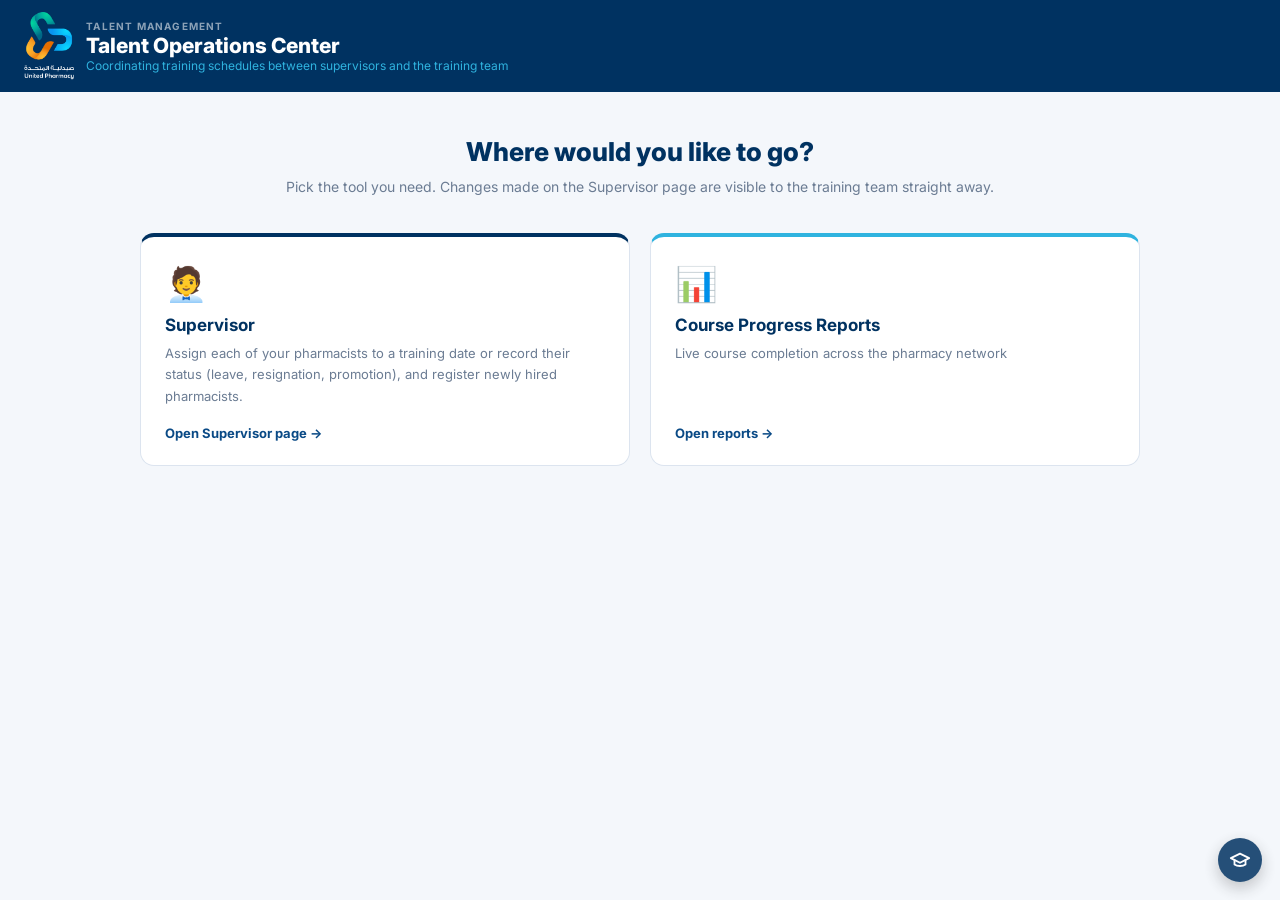
<file: index.html>
<!DOCTYPE html>
<html lang="en" dir="ltr">
<head>
<meta charset="UTF-8">
<meta name="viewport" content="width=device-width, initial-scale=1.0">
<title>Talent Operations Center</title>
<link rel="preconnect" href="https://fonts.googleapis.com">
<link href="https://fonts.googleapis.com/css2?family=Inter:wght@400;500;600;700;800&display=swap" rel="stylesheet">
<link rel="stylesheet" href="assets/css/app.css">
</head>
<body>

<div class="topbar">
  <div class="brand">
    <div id="logoBox"><img src="assets/img/logo.png" alt="Talent Operations Center logo"></div>
    <div>
      <span class="dept-label">Talent Management</span>
      <h1>Talent Operations Center</h1>
      <p>Coordinating training schedules between supervisors and the training team</p>
    </div>
  </div>
</div>

<main class="landing-main">
  <div class="landing-intro">
    <h2>Where would you like to go?</h2>
    <p>Pick the tool you need. Changes made on the Supervisor page are visible to the training team straight away.</p>
  </div>

  <div class="landing-grid">
    <a class="landing-card" href="supervisor.html">
      <div class="ic">🧑‍💼</div>
      <h3>Supervisor</h3>
      <p>Assign each of your pharmacists to a training date or record their status (leave, resignation, promotion), and register newly hired pharmacists.</p>
      <span class="cta">Open Supervisor page →</span>
    </a>

    <a class="landing-card c-reports" href="reports.html">
      <div class="ic">📊</div>
      <h3>Course Progress Reports</h3>
      <p>Live course completion across the pharmacy network</p>
      <span class="cta">Open reports →</span>
    </a>
  </div>
</main>

<a class="trainer-fab" href="trainer.html" title="Admins Dashboard sign-in" aria-label="Admins Dashboard sign-in">
  <svg width="22" height="22" viewBox="0 0 24 24" fill="none" stroke="currentColor" stroke-width="2" stroke-linecap="round" stroke-linejoin="round" aria-hidden="true"><path d="M22 10 12 5 2 10l10 5 10-5z"/><path d="M6 12v5c3 2 9 2 12 0v-5"/></svg>
</a>

<script src="assets/js/config.js"></script>
<script src="assets/js/api.js"></script>
<script>
  // show the company logo (uploaded by the trainer team) if there is one — the logo is public, everything else is not
  API.init('supervisor');
  getShared('company-logo', null).then(function (logo) {
    if (logo) document.getElementById('logoBox').innerHTML = '<img alt="" src="' + String(logo).replace(/"/g, '') + '">';
  });
</script>
<script>
  // card links live in assets/js/config.js so they are edited in one place
  document.querySelectorAll('[data-link]').forEach(function (a) {
    var url = (APP_CONFIG.LINKS || {})[a.getAttribute('data-link')];
    if (url) a.href = url; else a.removeAttribute('href');
  });
</script>
</body>
</html>
</file>
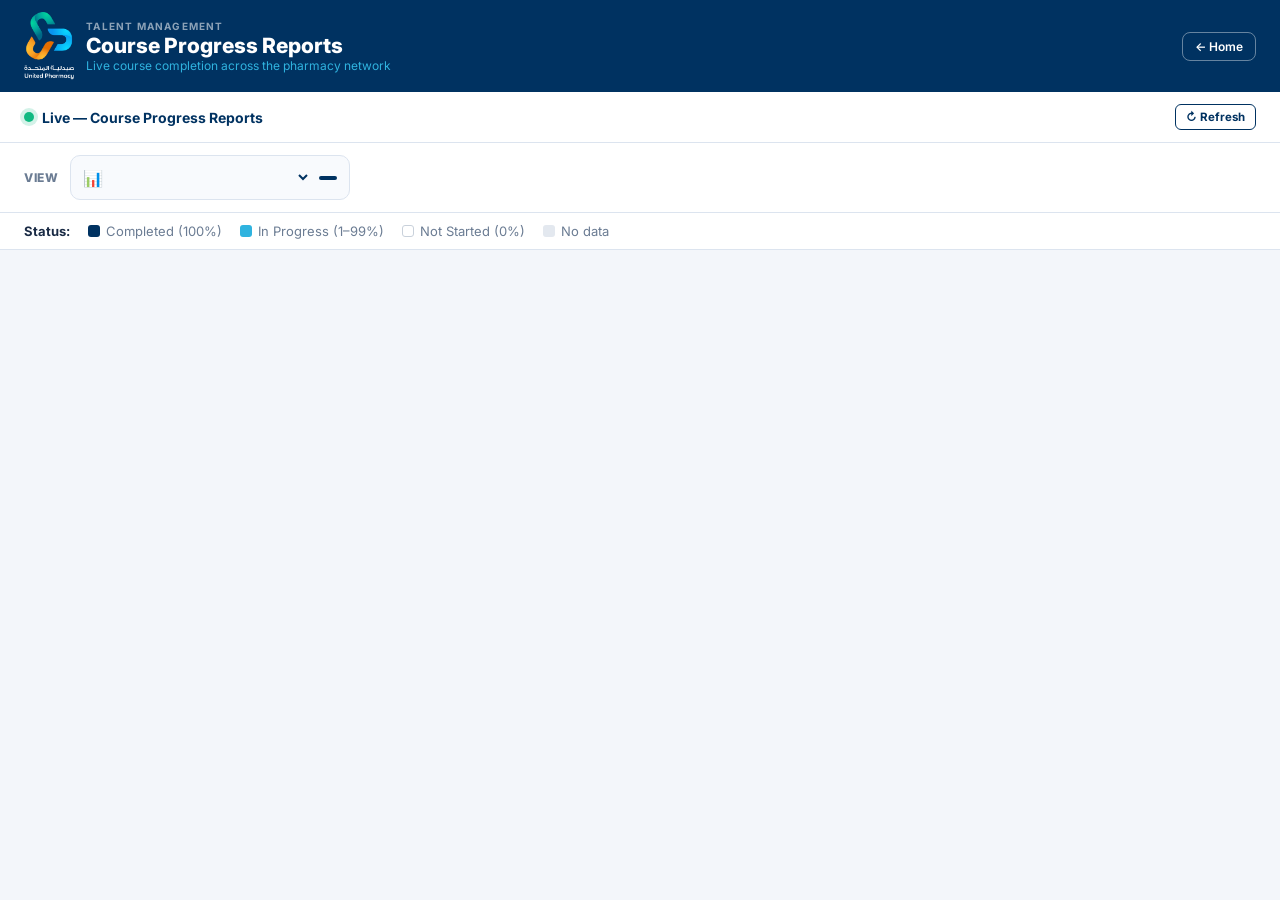
<file: reports.html>
<!DOCTYPE html>
<html lang="en" dir="ltr">
<head>
<meta charset="UTF-8">
<meta name="viewport" content="width=device-width, initial-scale=1.0">
<meta name="robots" content="noindex,nofollow">
<title>Course Progress Reports — Talent Operations Center</title>
<link rel="preconnect" href="https://fonts.googleapis.com">
<link href="https://fonts.googleapis.com/css2?family=Inter:wght@400;500;600;700;800&display=swap" rel="stylesheet">
<link rel="stylesheet" href="assets/css/app.css">
</head>
<body class="pub">
<div class="topbar">
  <div class="brand">
    <div id="logoBox"><img src="assets/img/logo.png" alt="Talent Operations Center logo"></div>
    <div>
      <span class="dept-label">Talent Management</span>
      <h1>Course Progress Reports</h1>
      <p>Live course completion across the pharmacy network</p>
    </div>
  </div>
  <div class="role-indicator no-print">
    <a class="home-link" href="index.html">← Home</a>
  </div>
</div>

<!-- live / offline status + refresh -->
<div class="pub-bar pub-status no-print">
  <span class="pub-live" id="pubLive"><i class="dot"></i><b id="pubStatusTitle">Live — Course Progress Reports</b></span>
  <span class="pub-status-meta" id="pubStatusMeta"></span>
  <button type="button" class="btn btn-outline btn-sm pub-refresh" onclick="pubRefresh()">↻ Refresh</button>
</div>

<!-- view picker (hidden on a shared link) -->
<div class="pub-bar pub-viewbar no-print" id="pubViewBar">
  <span class="pub-view-label">View</span>
  <div class="pub-view-select">
    <span class="ic" id="pubViewIcon">📊</span>
    <select id="pubSelect" onchange="pubOnSelect(this.value)" aria-label="Choose a course"></select>
    <span class="pub-count" id="pubViewCount"></span>
  </div>
</div>
<div id="pubLocked" class="pub-bar pub-locked hidden"></div>

<!-- search, filters and exports (one course) -->
<div class="pub-bar pub-toolbar no-print hidden" id="pubToolbar">
  <div class="pub-filters" id="pubFilterBar"></div>
  <div class="pub-actions">
    <button class="btn btn-outline btn-sm" onclick="pubCopyShare()">🔗 Share link</button>
    <button class="btn btn-outline btn-sm" onclick="pubExportExcel()">⬇ Excel</button>
    <button class="btn btn-sm pub-btn-pdf" onclick="pubExportPdf()">🖨 PDF</button>
    <button class="btn btn-navy btn-sm" onclick="pubExportImage()">📷 Image</button>
  </div>
</div>

<div class="pub-bar pub-legend-bar" id="pubLegend">
  <span class="pub-legend-title">Status:</span>
  <span><i class="lg fin"></i>Completed (100%)</span>
  <span><i class="lg prog"></i>In Progress (1–99%)</span>
  <span><i class="lg not"></i>Not Started (0%)</span>
  <span><i class="lg nod"></i>No data</span>
</div>

<main class="pub-main">
  <div id="pubError" class="rp-note warn hidden" role="alert"></div>

  <section id="pubOverview" class="pub-grid"></section>

  <section id="pubCourse" class="hidden">
    <div class="pub-summary card" id="pubSummary"></div>
    <div id="pubEmpty" class="card empty-msg hidden"></div>
    <div class="card pub-table-card" id="pubTableCard">
      <div class="small-note pub-print-title" id="pubPrintTitle"></div>
      <div class="table-wrap"><table>
        <thead><tr id="pubThead"></tr></thead>
        <tbody id="pubTbody"></tbody>
      </table></div>
      <div class="small-note" id="pubCount" style="margin-top:8px"></div>
    </div>
  </section>
</main>

<div id="modalRoot"></div>
<div id="toast"></div>
<script src="assets/vendor/jszip.min.js"></script>
<script src="assets/vendor/html2canvas.min.js"></script>
<script src="assets/vendor/jspdf.umd.min.js"></script>
<script src="assets/js/config.js"></script>
<script src="assets/js/api.js"></script>
<script src="assets/js/common.js"></script>
<script src="assets/js/reports.js"></script>
</body>
</html>
</file>
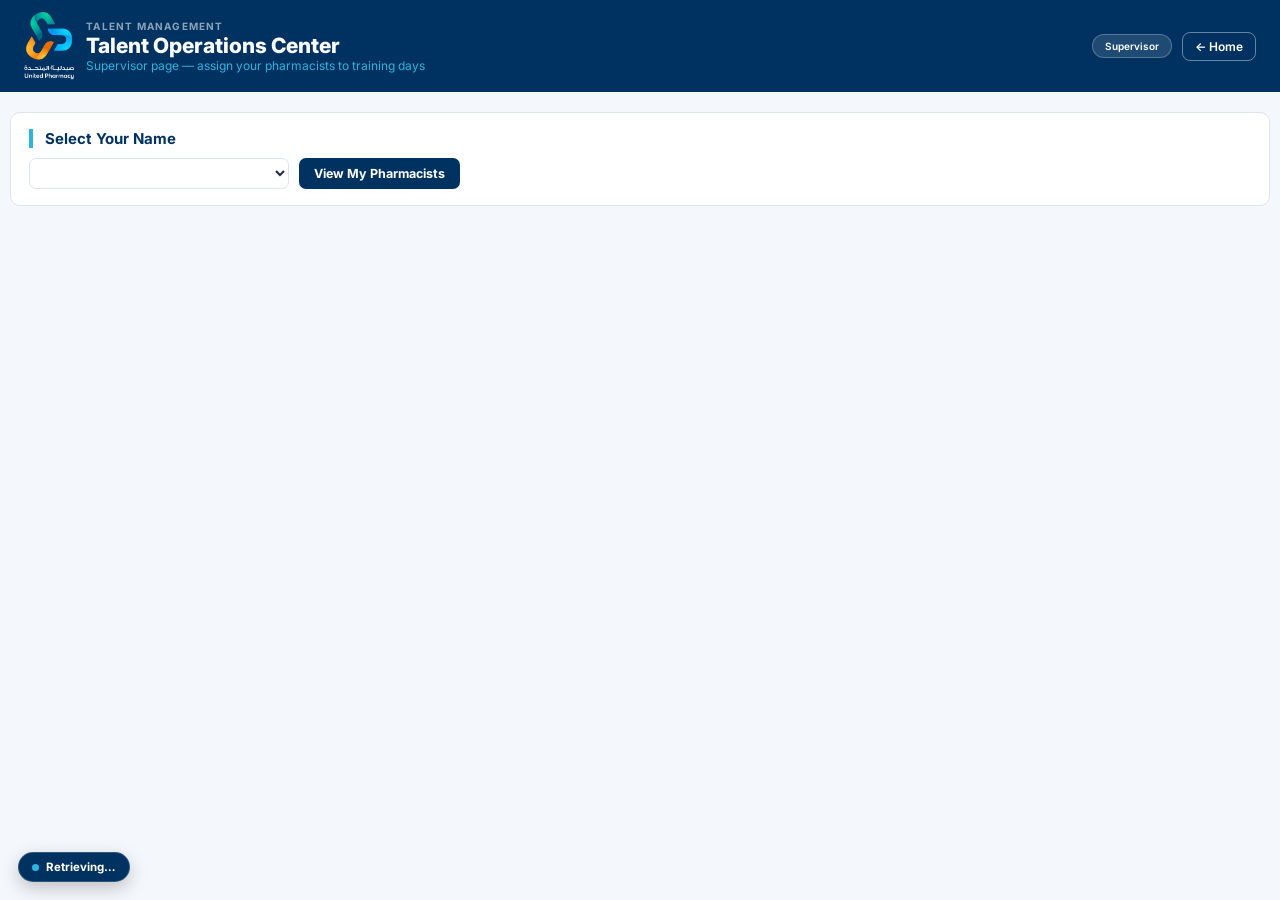
<file: supervisor.html>
<!DOCTYPE html>
<html lang="en" dir="ltr">
<head>
<meta charset="UTF-8">
<meta name="viewport" content="width=device-width, initial-scale=1.0">
<title>Supervisor — Talent Operations Center</title>
<link rel="preconnect" href="https://fonts.googleapis.com">
<link href="https://fonts.googleapis.com/css2?family=Inter:wght@400;500;600;700;800&display=swap" rel="stylesheet">
<link rel="stylesheet" href="assets/css/app.css">
</head>
<body>
<div class="topbar">
  <div class="brand">
    <div id="logoBox"><img src="assets/img/logo.png" alt="Talent Operations Center logo"></div>
    <div>
      <span class="dept-label">Talent Management</span>
      <h1>Talent Operations Center</h1>
      <p>Supervisor page — assign your pharmacists to training days</p>
    </div>
  </div>
  <div class="role-indicator">
    <span class="sync-status" id="syncStatus"><span class="dot"></span><span class="txt"></span></span>
    <span class="badge">Supervisor</span>
    <a class="home-link" href="index.html">← Home</a>
  </div>
</div>

<main>
  <section id="screen-supervisor">
    <div class="card" id="supPickCard">
      <div class="section-head" style="margin-top:0">
        <h2>Select Your Name</h2>
      </div>
      <div class="row">
        <select id="supervisorSelect" style="min-width:260px"></select>
        <button class="btn btn-navy" onclick="loadSupervisorView()">View My Pharmacists</button>
      </div>
    </div>

    <div id="supMain" class="hidden">
      <div class="section-head">
        <h2 id="supTitle">Pharmacists —</h2>
      </div>

      <div class="track-tabs-wrap">
        <button class="track-tab active" id="supTrackTab-offline" onclick="switchSupTrack('offline')">🏢 Offline Pharmacists</button>
        <button class="track-tab" id="supTrackTab-online" onclick="switchSupTrack('online')">🌐 Online Pharmacists</button>
      </div>

      <div id="supExportArea">
      <p class="small-note" style="margin-bottom:6px">Your training days (capped at <span id="capHintSup"></span> each unless customized, counted across all supervisors):</p>
      <div class="chip-row" id="supChipsDays"></div>
      <p class="small-note" style="margin:10px 0 6px">Pharmacist status:</p>
      <div class="chip-row" id="supChipsOverview"></div>
      <p class="small-note" style="margin:8px 0 6px">Other status counts for your own pharmacists:</p>
      <div class="chip-row" id="supChipsStatus"></div>

      <div class="filter-bar" id="supFilterBar" style="margin-top:14px;"></div>

      <div class="row" style="margin-bottom:8px;">
        <button class="btn btn-navy btn-sm" onclick="openAddPharmacistModal()">+ Add New Pharmacist</button>
        <button class="btn btn-outline btn-sm" onclick="openBulkAddModal()">⬆ Bulk Add New Pharmacists</button>
        <button class="btn btn-outline btn-sm" onclick="openSubmissionHistoryModal()">📋 Submission History <span id="submissionHistoryDot"></span></button>
      </div>
      <p class="small-note" style="margin:-4px 0 8px;">New pharmacists and Annual Leave requests are submitted for the trainer's approval before they take effect. When your choices are ready, press <b>Submit</b>: they are locked and the training team is notified — to change a locked pharmacist afterwards, tick them and use <b>Request Change</b>.</p>
      <div class="card" style="margin-top:0" id="supTableCard">
        <div class="section-head" style="margin-top:0">
          <h2>Pharmacist List <span id="supStatusTag"></span></h2>
          <div class="row">
            <button class="btn btn-ok btn-sm" onclick="submitSupervisorChoices()" title="Lock every date and status you have chosen and tell the training team">✔ Submit</button>
            <button class="btn btn-outline btn-sm" id="requestChangeBtn" onclick="openRequestChangeModal()" disabled title="Tick pharmacists in the table first">✉ Request Change</button>
            <button class="btn btn-outline btn-sm" id="requestEditBtn" onclick="openDataEditModal()" disabled title="Tick pharmacists in the table first">✎ Request Data Edit</button>
            <button class="btn btn-outline btn-sm" onclick="loadSupervisorView(true)">↻ Refresh</button>
            <button class="btn btn-navy btn-sm" onclick="exportSupervisorExcel()">⬇ Excel</button>
            <button class="btn btn-navy btn-sm" onclick="exportTableImage('supTableCard','my-pharmacists')">📷 Image</button>
            <button class="btn btn-navy btn-sm" onclick="exportTablePDF('supTableCard','my-pharmacists')">🖨 PDF</button>
          </div>
        </div>
        <div id="bulkBar-sup" class="bulk-bar"></div>
        <div class="table-wrap" id="supTableWrap"><table>
          <thead><tr>
            <th class="sel-cell no-sort"><input type="checkbox" id="bulkAll-sup" onclick="bulkToggleAll('sup', this.checked)" title="Select all shown"></th>
            <th onclick="toggleSort('sup','displayName')">Pharmacist Name <span class="sort-ind" id="sort-sup-displayName"></span></th>
            <th onclick="toggleSort('sup','pharmacyNo')">Pharmacy No. <span class="sort-ind" id="sort-sup-pharmacyNo"></span></th>
            <th onclick="toggleSort('sup','email')">Email <span class="sort-ind" id="sort-sup-email"></span></th>
            <th onclick="toggleSort('sup','date')">Date <span class="sort-ind" id="sort-sup-date"></span></th>
            <th onclick="toggleSort('sup','attendance')">Attendance Status <span class="sort-ind" id="sort-sup-attendance"></span></th>
            <th onclick="toggleSort('sup','workShift')">Work Shift <span class="sort-ind" id="sort-sup-workShift"></span></th>
            <th id="th-sup-core" onclick="toggleSort('sup','core')">Core % <span class="sort-ind" id="sort-sup-core"></span></th>
            <th id="th-sup-capsule" onclick="toggleSort('sup','capsule')">Capsule % <span class="sort-ind" id="sort-sup-capsule"></span></th>
            <th class="no-sort">Notes</th>
          </tr></thead>
          <tbody id="supTableBody"></tbody>
        </table></div>
      </div>
      </div>
    </div>
  </section>
</main>

<div id="modalRoot"></div>
<div id="toast"></div>
<script src="assets/vendor/xlsx.full.min.js"></script>
<script src="assets/vendor/jszip.min.js"></script>
<script src="assets/vendor/html2canvas.min.js"></script>
<script src="assets/vendor/jspdf.umd.min.js"></script>
<script src="assets/js/config.js"></script>
<script src="assets/js/api.js"></script>
<script src="assets/js/common.js"></script><script src="assets/js/supervisor.js"></script>
</body>
</html>
</file>
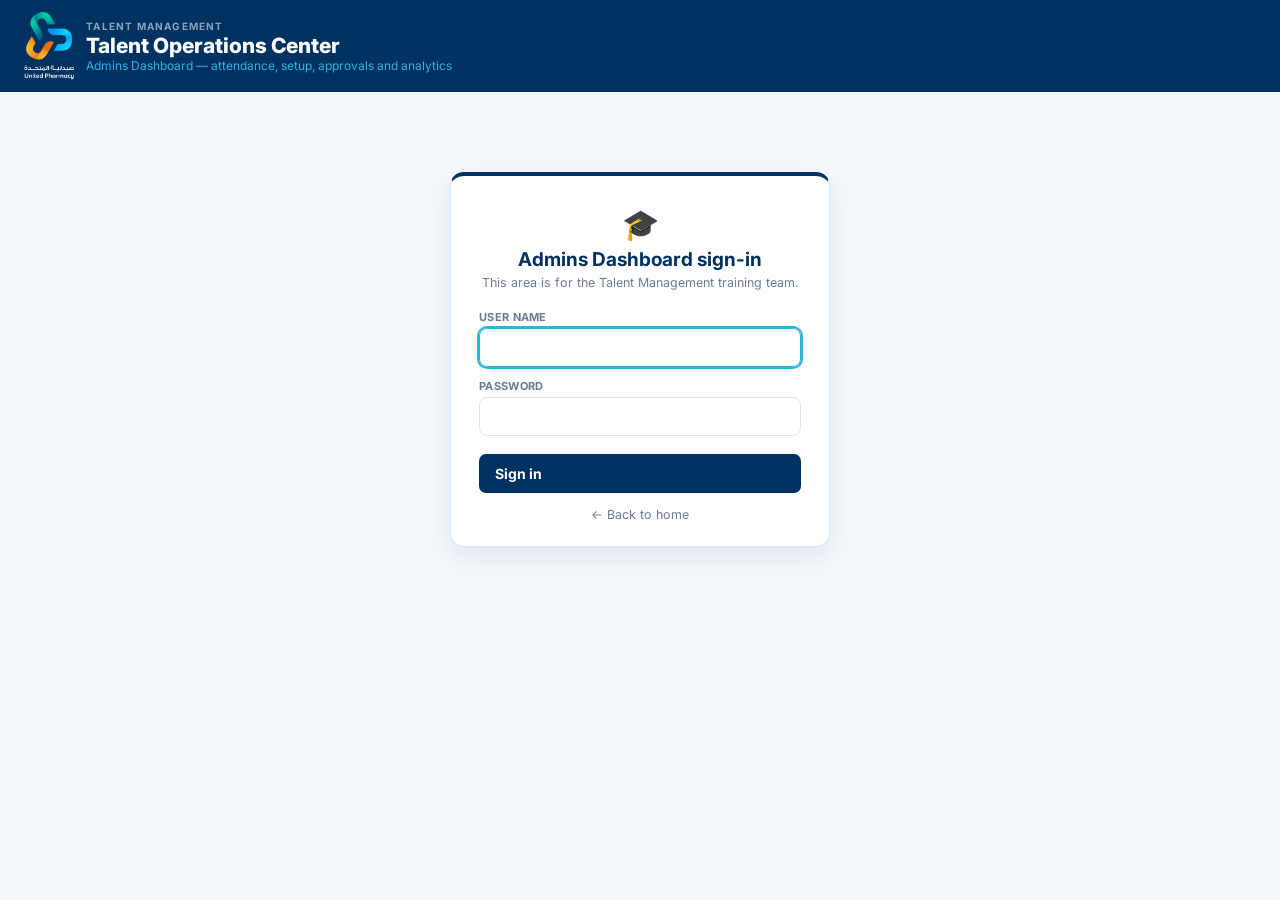
<file: trainer.html>
<!DOCTYPE html>
<html lang="en" dir="ltr">
<head>
<meta charset="UTF-8">
<meta name="viewport" content="width=device-width, initial-scale=1.0">
<title>Admins Dashboard — Talent Operations Center</title>
<link rel="preconnect" href="https://fonts.googleapis.com">
<link href="https://fonts.googleapis.com/css2?family=Inter:wght@400;500;600;700;800&display=swap" rel="stylesheet">
<link rel="stylesheet" href="assets/css/app.css">
</head>
<body>
<div class="topbar">
  <div class="brand">
    <div id="logoBox"><img src="assets/img/logo.png" alt="Talent Operations Center logo"></div>
    <div>
      <span class="dept-label">Talent Management</span>
      <h1>Talent Operations Center</h1>
      <p>Admins Dashboard — attendance, setup, approvals and analytics</p>
    </div>
  </div>
  <div class="role-indicator hidden" id="trainerBar">
    <span class="sync-status" id="syncStatus"><span class="dot"></span><span class="txt"></span></span>
    <span class="presence-pill hidden" id="presencePill" title="Supervisors with the supervisor page open right now (updated every minute)"><span class="dot"></span><b id="presenceCount">0</b> <span id="presenceWord">supervisors</span> online</span>
    <span class="badge" id="roleBadge">Trainer</span>
    <a class="home-link" href="index.html">← Home</a>
    <button type="button" onclick="trainerSignOut()">Sign out</button>
  </div>
</div>

<main>

  <!-- ══════════ SIGN-IN ══════════ -->
  <section id="loginGate" class="hidden">
    <form class="login-card" onsubmit="submitLogin(event)" autocomplete="on">
      <div class="login-ic">🎓</div>
      <h2>Admins Dashboard sign-in</h2>
      <p class="login-sub">This area is for the Talent Management training team.</p>
      <label class="field-label" for="loginUser">User name</label>
      <input type="text" id="loginUser" name="username" autocomplete="username" autocapitalize="off" spellcheck="false" required>
      <label class="field-label" for="loginPass" style="margin-top:12px;">Password</label>
      <input type="password" id="loginPass" name="password" autocomplete="current-password" required>
      <p class="login-error hidden" id="loginError" role="alert"></p>
      <button type="submit" class="btn btn-navy login-btn" id="loginBtn">Sign in</button>
      <a class="login-back" href="index.html">← Back to home</a>
    </form>
  </section>
  <section id="screen-trainer" class="hidden">
    <div class="tabs">
      <button class="tab trainer-only" data-tab="t-days" onclick="switchTrainerTab('t-days')">Training Days Setup</button>
      <button class="tab trainer-only" data-tab="t-calendar" onclick="switchTrainerTab('t-calendar')">Calendar</button>
      <button class="tab active" data-tab="t-attend" onclick="switchTrainerTab('t-attend')">Attendance</button>
      <button class="tab trainer-only" data-tab="t-approvals" onclick="switchTrainerTab('t-approvals')">Approvals <span id="pendingDot"></span></button>
      <button class="tab trainer-only" data-tab="t-analytics" onclick="switchTrainerTab('t-analytics')">Analytics &amp; Export</button>
      <button class="tab trainer-only" data-tab="t-setup" onclick="switchTrainerTab('t-setup')">General Configurations</button>
      <button class="tab reports-only hidden" data-tab="t-moodle" onclick="switchTrainerTab('t-moodle')">Moodle Reports</button>
      <button class="tab reports-only hidden" data-tab="t-sap" onclick="switchTrainerTab('t-sap')">SAP Reports</button>
      <button class="tab reports-only hidden" data-tab="t-repconf" onclick="switchTrainerTab('t-repconf')">Reports Configuration</button>
      <button class="tab trainer-only hidden" data-tab="t-activity" onclick="switchTrainerTab('t-activity')">Activity Log</button>
    </div>

    <!-- ATTENDANCE TAB -->
    <div id="t-attend" class="trainer-tab">
      <div id="groupMixBanner" class="mix-banner hidden"></div>
      <div class="filter-bar" id="trainerFilterBar"></div>

      <div class="card" id="sessionCard" style="display:none;">
        <div class="row">
          <span class="small-note" id="sessionHint"></span>
          <a id="sessionZoomLink" href="#" target="_blank" class="btn btn-outline btn-sm hidden">🔗 Zoom Link</a>
        </div>
        <div class="row merge-note hidden" id="sessionMergeNote" style="margin-top:8px;"></div>
        <div class="chip-row" id="sessionSummaryChips" style="margin-top:12px;"></div>
      </div>

      <div class="section-head">
        <h2 id="trainerTableTitle">All Records</h2>
        <div class="row">
          <button class="btn btn-outline btn-sm" onclick="openMergeModal()" title="Two online groups running at the same time were run as one session — record it">🔗 Merge Groups</button>
          <button class="btn btn-outline btn-sm" onclick="openEditSelectedPharmacists()" title="Tick pharmacists in the table, then edit their details">✏️ Edit Selected</button>
          <button class="btn btn-outline btn-sm" onclick="refreshTrainer()">↻ Refresh</button>
          <button class="btn btn-navy btn-sm" onclick="exportAttendanceExcel()">⬇ Excel</button>
          <button class="btn btn-navy btn-sm" onclick="exportTableImage('trainerCard','training-attendance')">📷 Image</button>
          <button class="btn btn-navy btn-sm" onclick="exportTablePDF('trainerCard','training-attendance')">🖨 PDF</button>
        </div>
      </div>
      <div id="trainerCard" class="card">
        <div id="bulkBar-trainer" class="bulk-bar"></div>
        <div class="table-wrap table-scroll"><table id="trainerTable">
          <thead><tr>
            <th class="sel-cell no-sort"><input type="checkbox" id="bulkAll-trainer" onclick="bulkToggleAll('trainer', this.checked)" title="Select all shown"></th>
            <th onclick="toggleSort('trainer','city')">City <span class="sort-ind" id="sort-trainer-city"></span></th>
            <th onclick="toggleSort('trainer','supervisor')">Supervisor <span class="sort-ind" id="sort-trainer-supervisor"></span></th>
            <th onclick="toggleSort('trainer','date')">Date <span class="sort-ind" id="sort-trainer-date"></span></th>
            <th onclick="toggleSort('trainer','email')">Email <span class="sort-ind" id="sort-trainer-email"></span></th>
            <th onclick="toggleSort('trainer','displayName')">Pharmacist Name <span class="sort-ind" id="sort-trainer-displayName"></span></th>
            <th class="col-export-skip" id="th-trainer-core" onclick="toggleSort('trainer','core')">Core Completion <span class="sort-ind" id="sort-trainer-core"></span></th>
            <th class="col-export-skip" id="th-trainer-capsule" onclick="toggleSort('trainer','capsule')">Capsule Completion <span class="sort-ind" id="sort-trainer-capsule"></span></th>
            <th class="col-export-skip" onclick="toggleSort('trainer','attendance')">Attendance <span class="sort-ind" id="sort-trainer-attendance"></span></th>
            <th class="no-sort col-export-skip">Notes</th>
          </tr></thead>
          <tbody id="trainerTableBody"></tbody>
        </table></div>
      </div>

      <div class="section-head">
        <h2>Merged Groups</h2>
        <div class="row">
          <label class="small-note"><input type="checkbox" id="mergesShowAll" onchange="renderMergesTable()"> Show unmerged too</label>
          <button class="btn btn-navy btn-sm" onclick="exportMergesExcel()">⬇ Excel</button>
        </div>
      </div>
      <p class="small-note" style="margin-bottom:8px">Parallel online groups that were run as one session. Each group keeps its own pharmacists and attendance; the merge records who ran the combined session and how many attended in total.</p>
      <div class="card" id="mergesCard">
        <div class="table-wrap"><table>
          <thead><tr><th>Date</th><th>Merged groups</th><th>Trainer</th><th>Coordinator</th><th>Total attendees</th><th>Note</th><th>Merged by</th><th>Status</th><th style="min-width:150px">Action</th></tr></thead>
          <tbody id="mergesBody"></tbody>
        </table></div>
      </div>
    </div>

    <!-- GENERAL CONFIGURATIONS TAB -->
    <div id="t-setup" class="trainer-tab hidden">
      <div class="card">
        <div class="section-head" style="margin-top:0"><h2>Master Pharmacist Data (Excel Upload)</h2></div>
        <p class="small-note">Expected columns (name match is flexible): <b>District, Area Manager, City, Supervisor Name, Pharmacy No., User/Employee ID, Username (Email), Display Name (Pharmacist name), Phone number (Whatsapp), SCFHS</b> — plus optional <b>Date, Attendance Status, Work Shift, Notes</b>. The Master Sheet file from Analytics &amp; Export has exactly these columns, so it can be uploaded straight back.</p>
        <p class="small-note">Pharmacists already in the tool are recognised (by email, employee ID, or name + supervisor) and keep their training day and attendance; duplicate rows are skipped. You'll see a column-mapping preview and a summary before anything is saved.</p>
        <div class="row" style="margin-top:8px">
          <input type="file" id="masterFileInput" accept=".xlsx,.xls,.csv" onchange="handleMasterUpload(this)">
          <button class="btn btn-outline btn-sm" onclick="clearMasterData()">🗑 Clear All Data</button>
        </div>
        <div class="stat-mini" id="masterStats"></div>
      </div>

      <!-- Course completion now comes from Reports Configuration → Hub columns (v5); this card only says which courses. -->
      <div class="card" id="completionSourceCard">
        <div class="section-head" style="margin-top:0"><h2>Course Completion</h2></div>
        <p class="small-note" id="completionSourceText"></p>
      </div>

      <div class="card">
        <div class="section-head" style="margin-top:0"><h2>Capacity Setting</h2></div>
        <div class="row">
          <div><label class="field-label">Maximum Capacity per Day</label><input type="number" id="maxInput" style="width:100px"></div>
          <button class="btn btn-navy" style="margin-top:18px" onclick="saveCapacitySettings()">Save Setting</button>
        </div>
        <p class="small-note" style="margin-top:8px">Once a day reaches this number, supervisors and trainers can no longer assign additional pharmacists to it.</p>
      </div>

      <div class="row" style="align-items:stretch;gap:16px;flex-wrap:wrap;">
      <div class="card" style="flex:1;min-width:320px;margin-top:0;">
        <div class="section-head" style="margin-top:0"><h2>Trainers Roster</h2></div>
        <div class="row">
          <input type="text" id="newTrainerName" placeholder="Trainer name">
          <button class="btn btn-navy btn-sm" onclick="addTrainerName()">+ Add Trainer</button>
        </div>
        <div class="row" style="margin-top:10px" id="trainerNamesList"></div>
      </div>

      <div class="card" style="flex:1;min-width:320px;margin-top:0;">
        <div class="section-head" style="margin-top:0"><h2>Coordinators Roster</h2></div>
        <p class="small-note" style="margin-top:0">Coordinators are separate from trainers — this list feeds the "Coordinator" dropdown when adding or editing an online training day.</p>
        <div class="row">
          <input type="text" id="newCoordinatorName" placeholder="Coordinator name">
          <button class="btn btn-navy btn-sm" onclick="addCoordinatorName()">+ Add Coordinator</button>
        </div>
        <div class="row" style="margin-top:10px" id="coordinatorNamesList"></div>
      </div>
      </div>

      <div class="card">
        <div class="section-head" style="margin-top:0"><h2>Training Names / Programs</h2></div>
        <p class="small-note">Reusable names you can pick from when adding a training day, instead of retyping.</p>
        <div class="row">
          <input type="text" id="newTrainingName" placeholder="e.g. New Hire Onboarding Batch 3">
          <button class="btn btn-navy btn-sm" onclick="addTrainingName()">+ Add</button>
        </div>
        <div class="row" style="margin-top:10px" id="trainingNamesList"></div>
      </div>

      <div class="card">
        <div class="section-head" style="margin-top:0"><h2>City Roster</h2></div>
        <p class="small-note">The cities offered when adding or editing a training day. Link a city to one or more supervisors, and "Auto-select by city" (and the bulk "Assign a city" action) makes a day in that city visible to exactly those supervisors.</p>
        <div class="row">
          <input type="text" id="newCityName" placeholder="New city name, e.g. Jeddah North">
          <button class="btn btn-navy btn-sm" onclick="addRosterCity()">+ Add City</button>
        </div>
        <div class="table-wrap" style="margin-top:10px"><table>
          <thead><tr><th class="no-sort">City</th><th class="no-sort">Linked supervisor(s)</th><th class="no-sort">Training days</th><th class="no-sort"></th></tr></thead>
          <tbody id="cityRosterBody"></tbody>
        </table></div>
      </div>
    </div>

    <!-- TRAINING DAYS SETUP TAB -->
    <div id="t-days" class="trainer-tab hidden">
      <div class="card" style="margin-top:0">
        <div class="section-head" style="margin-top:0">
          <h2>Training Days</h2>
          <div class="row">
            <button class="btn btn-navy btn-sm" onclick="openAddDayModal()">+ Add Training Day</button>
            <button class="btn btn-outline btn-sm" onclick="hideAllDays()"><svg class="ico-eye-off" viewBox="0 0 24 24" width="14" height="14" fill="none" stroke="currentColor" stroke-width="2" stroke-linecap="round" stroke-linejoin="round" aria-hidden="true"><path d="M17.94 17.94A10.07 10.07 0 0 1 12 20c-7 0-11-8-11-8a18.45 18.45 0 0 1 5.06-5.94M9.9 4.24A9.12 9.12 0 0 1 12 4c7 0 11 8 11 8a18.5 18.5 0 0 1-2.16 3.19m-6.72-1.07a3 3 0 1 1-4.24-4.24"/><line x1="1" y1="1" x2="23" y2="23"/></svg> Hide All</button>
            <button class="btn btn-danger btn-sm" onclick="deleteAllDays()">🗑 Delete All</button>
          </div>
        </div>
        <div class="filter-bar" id="daysFilterBar" style="margin-bottom:14px;"></div>
        <div id="bulkBar-days" class="bulk-bar"></div>
        <div class="table-wrap"><table>
          <thead><tr>
            <th class="sel-cell no-sort"><input type="checkbox" id="bulkAll-days" onclick="bulkToggleAll('days', this.checked)" title="Select all shown"></th>
            <th class="no-sort">#</th>
            <th onclick="toggleDaysSort('date')">Date <span class="sort-ind" id="sort-days-date"></span></th>
            <th onclick="toggleDaysSort('city')">City / Type <span class="sort-ind" id="sort-days-city"></span></th>
            <th class="no-sort">Trainer(s)</th>
            <th class="no-sort">Visible To</th>
            <th onclick="toggleDaysSort('assigned')">Assigned <span class="sort-ind" id="sort-days-assigned"></span></th>
            <th class="no-sort"></th>
          </tr></thead>
          <tbody id="daysTableBody"></tbody>
        </table></div>
      </div>
    </div>

    <!-- APPROVALS TAB -->
    <div id="t-approvals" class="trainer-tab hidden">
      <div class="section-head" style="margin-top:0"><h2>Supervisor Submissions</h2></div>
      <p class="small-note" style="margin-bottom:8px">A supervisor pressed Submit: every date and status they had chosen is now locked for them. They can only change a locked pharmacist through a Date Change Request (below), or by booking a pharmacist who missed their training onto a new day you open for them.</p>
      <div class="card">
        <div class="table-wrap"><table>
          <thead><tr><th>Supervisor</th><th>Submitted</th><th>Newly locked</th><th>With a date</th><th>Other status</th><th>Still not assigned</th><th style="min-width:120px">Action</th></tr></thead>
          <tbody id="submissionsBody"></tbody>
        </table></div>
      </div>

      <div class="section-head"><h2>Date Change Requests</h2></div>
      <p class="small-note" style="margin-bottom:8px">A supervisor asked to change a pharmacist whose date is locked. Approve to apply the requested change (it stays locked for the supervisor), or reject to keep the current one.</p>
      <div class="card">
        <div class="table-wrap"><table>
          <thead><tr><th>Pharmacist Name</th><th>Email</th><th>Supervisor</th><th>Current</th><th>Requested</th><th>Reason</th><th>Submitted</th><th style="min-width:170px">Action</th></tr></thead>
          <tbody id="changeRequestsBody"></tbody>
        </table></div>
      </div>

      <div class="section-head"><h2>Data Edit Requests</h2></div>
      <p class="small-note" style="margin-bottom:8px">A supervisor asked to correct a pharmacist's details. Untick any change you don't accept, then <b>Apply ticked</b> — the rest are refused (Partially Approved). <b>Reject all</b> refuses the whole request.</p>
      <div class="card">
        <div class="table-wrap"><table>
          <thead><tr><th>Pharmacist Name</th><th>Supervisor</th><th>Requested changes</th><th>Reason</th><th>Submitted</th><th style="min-width:200px">Action</th></tr></thead>
          <tbody id="dataEditBody"></tbody>
        </table></div>
      </div>

      <div class="section-head"><h2>Over-Quota Assignments Awaiting Approval</h2></div>
      <p class="small-note" style="margin-bottom:8px">A supervisor assigned a pharmacist to an online day after reaching their quota for that day. Approve to let it count, or reject to send them back to Not Assigned.</p>
      <div class="card">
        <div class="table-wrap"><table>
          <thead><tr><th>Pharmacist Name</th><th>Email</th><th>Supervisor</th><th>Day</th><th style="min-width:170px">Action</th></tr></thead>
          <tbody id="quotaApprovalsBody"></tbody>
        </table></div>
      </div>

      <div class="section-head"><h2>Annual Leave Requests</h2></div>
      <p class="small-note" style="margin-bottom:8px">Submitted in bulk by supervisors via the Annual Leave template. Approving sets the pharmacist's status to Annual Leave.</p>
      <div class="card">
        <div class="table-wrap"><table>
          <thead><tr><th>Pharmacist Name</th><th>Email</th><th>Supervisor</th><th>Submitted</th><th style="min-width:170px">Action</th></tr></thead>
          <tbody id="leaveRequestsBody"></tbody>
        </table></div>
      </div>

      <div class="section-head"><h2>New Pharmacists Awaiting Approval</h2></div>
      <div class="card">
        <div class="table-wrap"><table>
          <thead><tr>
            <th onclick="toggleApprovalsSort('displayName')">Pharmacist Name <span class="sort-ind" id="sort-appr-displayName"></span></th>
            <th class="no-sort">Email</th>
            <th onclick="toggleApprovalsSort('supervisor')">Supervisor <span class="sort-ind" id="sort-appr-supervisor"></span></th>
            <th onclick="toggleApprovalsSort('district')">District <span class="sort-ind" id="sort-appr-district"></span></th>
            <th class="no-sort">Area Mgr</th>
            <th onclick="toggleApprovalsSort('city')">City <span class="sort-ind" id="sort-appr-city"></span></th>
            <th class="no-sort">Pharmacy No.</th><th class="no-sort">Employee ID</th><th class="no-sort">Phone</th><th class="no-sort">SCFHS</th>
            <th onclick="toggleApprovalsSort('addedAt')">Submitted <span class="sort-ind" id="sort-appr-addedAt"></span></th>
            <th class="no-sort" style="min-width:160px">Action</th>
          </tr></thead>
          <tbody id="approvalsTableBody"></tbody>
        </table></div>
      </div>

      <div class="section-head">
        <h2>Decision History</h2>
        <button class="btn btn-danger btn-sm" onclick="clearAllApprovalsHistory()">🗑 Clear All</button>
      </div>
      <p class="small-note" style="margin-bottom:8px">Approved and rejected entries stay here — nothing is deleted automatically, and you can reopen any of them for reconsideration.</p>
      <div class="card">
        <div class="table-wrap"><table>
          <thead><tr>
            <th onclick="toggleApprHistSort('displayName')">Pharmacist Name <span class="sort-ind" id="sort-apprhist-displayName"></span></th>
            <th class="no-sort">Email</th>
            <th onclick="toggleApprHistSort('supervisor')">Supervisor <span class="sort-ind" id="sort-apprhist-supervisor"></span></th>
            <th onclick="toggleApprHistSort('status')">Status <span class="sort-ind" id="sort-apprhist-status"></span></th>
            <th class="no-sort">Reason</th>
            <th onclick="toggleApprHistSort('decidedAt')">Decided <span class="sort-ind" id="sort-apprhist-decidedAt"></span></th>
            <th class="no-sort" style="min-width:190px">Action</th>
          </tr></thead>
          <tbody id="approvalsHistoryBody"></tbody>
        </table></div>
      </div>
    </div>

    <!-- ANALYTICS TAB -->
    <div id="t-analytics" class="trainer-tab hidden">
      <div class="section-head" style="margin-top:0">
        <h2>Overview</h2>
        <div class="row">
          <button class="btn btn-outline btn-sm" onclick="refreshAnalytics()">↻ Refresh</button>
        </div>
      </div>
      <div class="chip-row" id="globalChipsBig"></div>
      <div class="chip-row" id="globalChipsSmall" style="margin-top:6px;"></div>

      <div class="card" style="margin-top:14px">
        <div class="section-head" style="margin-top:0;cursor:pointer;" onclick="toggleBreakdown()">
          <h2>Breakdown <span id="breakdownChevron" style="font-size:11px;display:inline-block;transition:transform .15s ease;">▸</span></h2>
        </div>
        <div id="breakdownBody" class="hidden">
          <div class="row" style="margin-bottom:10px;">
            <div class="dim-toggle" id="dimToggle">
              <button class="btn btn-outline btn-sm active" data-dim="city" onclick="setAnalyticsDim('city')">By City</button>
              <button class="btn btn-outline btn-sm" data-dim="district" onclick="setAnalyticsDim('district')">By District</button>
              <button class="btn btn-outline btn-sm" data-dim="areaManager" onclick="setAnalyticsDim('areaManager')">By Area Manager</button>
              <button class="btn btn-outline btn-sm" data-dim="supervisor" onclick="setAnalyticsDim('supervisor')">By Supervisor</button>
            </div>
            <button class="btn btn-outline btn-sm" id="pctToggleBtn" onclick="toggleAnalyticsPct()">Show as %</button>
          </div>
          <div class="table-wrap table-scroll"><table id="analyticsTable">
            <thead><tr><th>#</th><th id="dimHeader">City</th><th>Total</th><th>Attended</th><th>Not Assigned</th><th>Assigned but Absent</th><th>Sick Leave</th><th>Annual Leave</th><th>Resignation</th><th>Promotion</th></tr></thead>
            <tbody id="analyticsBody"></tbody>
          </table></div>
        </div>
      </div>

      <div class="card" style="margin-top:14px" id="masterSheetPreviewCard">
        <div class="section-head" style="margin-top:0">
          <h2>Master Sheet Preview <span id="masterStatusTag"></span></h2>
          <div class="row">
            <span class="small-note">Reflects every change made so far.</span>
            <button class="btn btn-navy btn-sm" onclick="exportMasterSheet()">⬇ Excel</button>
            <button class="btn btn-navy btn-sm" onclick="exportTableImage('masterSheetPreviewCard','master-sheet')">📷 Image</button>
            <button class="btn btn-navy btn-sm" onclick="exportTablePDF('masterSheetPreviewCard','master-sheet')">🖨 PDF</button>
          </div>
        </div>
        <div class="filter-bar" id="masterFilterBar"></div>
        <div class="table-wrap table-scroll"><table id="masterSheetPreviewTable">
          <thead><tr>
            <th onclick="toggleSort('master','district')">District <span class="sort-ind" id="sort-master-district"></span></th>
            <th onclick="toggleSort('master','areaManager')">Area Manager <span class="sort-ind" id="sort-master-areaManager"></span></th>
            <th onclick="toggleSort('master','city')">City <span class="sort-ind" id="sort-master-city"></span></th>
            <th onclick="toggleSort('master','supervisor')">Supervisor Name <span class="sort-ind" id="sort-master-supervisor"></span></th>
            <th onclick="toggleSort('master','date')">Date <span class="sort-ind" id="sort-master-date"></span></th>
            <th onclick="toggleSort('master','pharmacyNo')">Pharmacy No. <span class="sort-ind" id="sort-master-pharmacyNo"></span></th>
            <th onclick="toggleSort('master','employeeId')">User/Employee ID <span class="sort-ind" id="sort-master-employeeId"></span></th>
            <th onclick="toggleSort('master','email')">Username (Email) <span class="sort-ind" id="sort-master-email"></span></th>
            <th onclick="toggleSort('master','displayName')">Display Name (Pharmacist name) <span class="sort-ind" id="sort-master-displayName"></span></th>
            <th onclick="toggleSort('master','phone')">Phone number (Whatsapp) <span class="sort-ind" id="sort-master-phone"></span></th>
            <th onclick="toggleSort('master','scfhs')">SCFHS <span class="sort-ind" id="sort-master-scfhs"></span></th>
            <th onclick="toggleSort('master','attendance')">Attendance Status <span class="sort-ind" id="sort-master-attendance"></span></th>
            <th onclick="toggleSort('master','workShift')">Work Shift <span class="sort-ind" id="sort-master-workShift"></span></th>
            <th class="no-sort">Notes</th>
            <th class="no-sort" title="The training day this pharmacist originally missed (retraining)">Original Date (absent)</th>
            <th onclick="toggleSort('master','attempt')" title="Which training attempt the current booking is (blank = first)">Attempt <span class="sort-ind" id="sort-master-attempt"></span></th>
          </tr></thead>
          <tbody id="masterSheetPreviewBody"></tbody>
        </table></div>
      </div>
    </div>

    <!-- CALENDAR TAB -->
    <div id="t-calendar" class="trainer-tab hidden">
      <div class="section-head" style="margin-top:0">
        <h2 id="calendarQuarterLabel">Calendar</h2>
        <div class="row">
          <button class="btn btn-outline btn-sm" onclick="renderCalendar()">↻ Refresh</button>
          <button class="btn btn-outline btn-sm cal-edit" id="calUndoBtn" onclick="undoCalendarChange()" disabled>↶ Undo</button>
          <button class="btn btn-outline btn-sm cal-edit" id="calRedoBtn" onclick="redoCalendarChange()" disabled>↷ Redo</button>
        </div>
      </div>
      <div class="row cal-edit" style="margin-bottom:10px;">
        <button class="btn btn-navy btn-sm" onclick="openAddDayModal()">+ Add Training Day</button>
        <button class="btn btn-navy btn-sm" onclick="openCalendarImportModal()">⬆ Import Calendar</button>
        <button class="btn btn-outline btn-sm" onclick="hideAllDays()"><svg class="ico-eye-off" viewBox="0 0 24 24" width="14" height="14" fill="none" stroke="currentColor" stroke-width="2" stroke-linecap="round" stroke-linejoin="round" aria-hidden="true"><path d="M17.94 17.94A10.07 10.07 0 0 1 12 20c-7 0-11-8-11-8a18.45 18.45 0 0 1 5.06-5.94M9.9 4.24A9.12 9.12 0 0 1 12 4c7 0 11 8 11 8a18.5 18.5 0 0 1-2.16 3.19m-6.72-1.07a3 3 0 1 1-4.24-4.24"/><line x1="1" y1="1" x2="23" y2="23"/></svg> Hide All</button>
        <button class="btn btn-danger btn-sm" onclick="deleteAllDays()">🗑 Delete All</button>
      </div>
      <p class="small-note cal-edit" style="margin-bottom:8px;">Drag a training day onto another date to reschedule it.</p>
      <div class="row" style="margin-bottom:10px;">
        <button class="btn btn-navy btn-sm" onclick="exportTableImage('calendarExportArea','training-calendar')">📷 Image</button>
        <button class="btn btn-navy btn-sm" onclick="exportTablePDF('calendarExportArea','training-calendar')">🖨 PDF</button>
        <button class="btn btn-navy btn-sm" onclick="exportCalendarExcel()">⬇ Excel</button>
      </div>
      <div class="row calendar-quarter-nav" style="justify-content:space-between;margin-bottom:10px;">
        <div class="row" id="calendarMonthLinks"></div>
        <div class="row">
          <button class="btn btn-outline btn-sm" onclick="shiftCalendarQuarter(-1)">‹ Prev Quarter</button>
          <button class="btn btn-outline btn-sm" onclick="shiftCalendarQuarter(1)">Next Quarter ›</button>
        </div>
      </div>
      <div class="row" id="calendarLegend" style="margin-bottom:14px;"></div>
      <div id="calendarExportArea">
        <div id="calendarMonthsContainer"></div>
      </div>

      <div class="section-head"><h2>Calendar Analytics</h2></div>
      <div class="card">
        <h3 style="margin:0 0 8px;font-size:13px;color:var(--navy);">Training Days per Trainer</h3>
        <div class="table-wrap"><table>
          <thead><tr><th>Trainer</th><th>Training Days</th></tr></thead>
          <tbody id="calAnalyticsTrainerBody"></tbody>
        </table></div>
      </div>
      <div class="card">
        <h3 style="margin:0 0 8px;font-size:13px;color:var(--navy);">Days per Trainer per Week</h3>
        <div class="table-wrap"><table>
          <thead><tr id="calAnalyticsWeekHead"><th>Week Of</th></tr></thead>
          <tbody id="calAnalyticsWeekBody"></tbody>
        </table></div>
      </div>
      <div class="card">
        <h3 style="margin:0 0 8px;font-size:13px;color:var(--navy);">By Region</h3>
        <div class="table-wrap"><table>
          <thead><tr><th>Region</th><th>Pharmacists</th><th>Training Days</th><th>Avg Pharmacists / Group</th></tr></thead>
          <tbody id="calAnalyticsRegionBody"></tbody>
        </table></div>
      </div>
    </div>

    <!-- MOODLE REPORTS TAB (super admin + coordinators) — assets/js/reports-admin.js -->
    <div id="t-moodle" class="trainer-tab hidden">
      <div class="section-head" style="margin-top:0"><h2>Moodle Reports</h2></div>
      <p class="small-note" style="margin-bottom:10px">Upload Moodle completion exports for a tracked course, check the result, then publish it. The files are read in this browser; only the computed completion rows are saved when you press <b>Publish</b>.</p>

      <div class="card rp-panel">
        <h3>0. Course</h3>
        <div class="row" style="align-items:flex-end;gap:12px;">
          <label class="rp-field"><span class="field-label">Tracked Moodle course</span><select id="rpCourse" onchange="rpOnCourseChange()"></select></label>
          <a href="#" class="small-note" onclick="event.preventDefault(); rpGoTrackNew()">+ Track a new course</a>
        </div>
        <div class="small-note" id="rpCourseInfo" style="margin-top:8px"></div>
      </div>

      <div class="card rp-panel">
        <h3>1. Upload the completion sheets</h3>
        <p class="small-note">Excel (.xlsx, .xls) or CSV. Layout: name, email, then each video's status followed by its timestamp column. Several platforms for the same course? Add one sheet per platform — they are merged by email.</p>
        <div class="rp-drop" id="rpDrop" tabindex="0" role="button" aria-label="Choose completion files"><b>Drop one or more files here</b> or click to browse. Adding files merges them with the ones already loaded.</div>
        <input type="file" id="rpFile" accept=".xlsx,.xls,.csv" multiple class="hidden">
        <div class="rp-files" id="rpFileList"></div>
        <div class="rp-note hidden" id="rpMergeNote"></div>
        <div class="rp-note warn hidden" id="rpErr"></div>
      </div>

      <div id="rpApp" class="hidden">
        <div class="card rp-panel">
          <h3>3. Final video</h3>
          <p class="small-note">Pick the video that marks the end of the course — one per sheet. A student counts as finished when they complete the final video of any sheet they appear in. Your choices are saved to the course when you publish.</p>
          <div class="row" id="rpFinalSels" style="gap:12px;"></div>
          <button type="button" class="btn btn-outline btn-sm hidden" id="rpFinalSame" style="margin-top:8px" onclick="rpFinalSameAll()">Use the first sheet's final video in every sheet that has it</button>
          <div class="rp-note hidden" id="rpFinalNote"></div>
        </div>

        <div class="card rp-panel">
          <h3>4. Which statuses count as completed</h3>
          <p class="small-note">Every status text found in the files. Click one to include or exclude it.</p>
          <div class="rp-chips" id="rpChips"></div>
          <details style="margin-top:12px">
            <summary>Videos included in the rate (<span id="rpIncCount"></span>)</summary>
            <div class="row" style="margin-top:8px"><button type="button" class="btn btn-outline btn-sm" onclick="rpSetAllVids(true)">Select all</button><button type="button" class="btn btn-outline btn-sm" onclick="rpSetAllVids(false)">Clear all</button></div>
            <div class="rp-vids" id="rpVids"></div>
          </details>
        </div>

        <div class="card rp-panel">
          <h3>5. Deadline (optional)</h3>
          <p class="small-note">The date the course had to be finished, in <b>KSA time (UTC+3)</b>. The minute is inclusive (23:59 means up to 23:59:59). Each student is then On time, Late or Overdue by when they completed the final video. Saved to the course when you publish.</p>
          <div class="row" style="gap:12px;align-items:flex-end;">
            <label class="rp-field"><span class="field-label">Deadline date</span><input type="date" id="rpDlDate" onchange="rpOnDeadlineChange()"></label>
            <label class="rp-field"><span class="field-label">Time (KSA)</span><input type="time" id="rpDlTime" value="23:59" onchange="rpOnDeadlineChange()"></label>
            <button type="button" class="btn btn-outline btn-sm" onclick="rpClearDeadline()">Clear deadline</button>
          </div>
          <div class="rp-note hidden" id="rpDlNote"></div>
        </div>

        <div class="card rp-panel">
          <h3>6. Who completed before a date (optional)</h3>
          <p class="small-note">A cut-off check for this session only — shown here and in the local Excel, never published.</p>
          <div class="row" style="gap:12px;align-items:flex-end;">
            <label class="rp-field"><span class="field-label">Date (KSA)</span><input type="date" id="rpCbDate" onchange="rpOnCutoffChange()"></label>
            <label class="rp-field"><span class="field-label">Completed</span><select id="rpCbMode" onchange="rpOnCutoffChange()"><option value="before">before this date</option><option value="onbefore">on or before this date</option></select></label>
            <label class="rp-field"><span class="field-label">Counts as completed when</span><select id="rpCbBasis" onchange="rpOnCutoffChange()"><option value="final">the final video is completed</option><option value="all">every included video is completed</option></select></label>
            <button type="button" class="btn btn-outline btn-sm" onclick="rpClearCutoff()">Clear date</button>
          </div>
          <div class="rp-note hidden" id="rpCbNote"></div>
        </div>

        <div class="card rp-panel">
          <h3>7. Leave people out of the publish (optional)</h3>
          <p class="small-note">Emails, or <b>@domain.com</b> for a whole domain. They stay visible here (dimmed) but are left out of the publish and the Excel. <b>This list is not saved anywhere</b> — it is cleared when the page reloads or the course changes.</p>
          <textarea id="rpExText" rows="4" placeholder="name1@company.com&#10;@partner-domain.com" spellcheck="false" oninput="rpOnExclusionInput()"></textarea>
          <div class="row" style="margin-top:8px">
            <input type="file" id="rpExFile" accept=".xlsx,.xls,.csv,.txt" class="hidden" onchange="rpOnExclusionFile(this)">
            <button type="button" class="btn btn-outline btn-sm" onclick="document.getElementById('rpExFile').click()">Upload a sheet of emails</button>
            <button type="button" class="btn btn-outline btn-sm" onclick="rpClearExclusions()">Clear list</button>
          </div>
          <div class="rp-note hidden" id="rpExUpMsg"></div>
          <div class="rp-note hidden" id="rpExNote"></div>
        </div>
      </div>

      <div class="card rp-panel">
        <details id="rpOnbDetails" ontoggle="if(this.open) rpLoadLearners()">
          <summary><b>8. Onboarding learners</b> <span class="small-note">— people not in the roster yet, for completion reports only</span></summary>
          <p class="small-note" style="margin-top:8px">They never appear in the supervisor page, Attendance, the Master Sheet or Analytics. If the same email is later added to the roster, the roster record is used. Shared by every course.</p>
          <div class="row" style="gap:8px;margin:8px 0;">
            <input type="file" id="rpOnbFile" accept=".xlsx,.xls,.csv" class="hidden" onchange="rpOnLearnersFile(this)">
            <button type="button" class="btn btn-outline btn-sm" onclick="document.getElementById('rpOnbFile').click()">⬆ Upload Excel (Master Sheet columns)</button>
            <button type="button" class="btn btn-outline btn-sm" onclick="rpOpenAddLearner()">+ Add one person</button>
          </div>
          <div class="rp-note hidden" id="rpOnbMsg"></div>
          <div class="table-wrap"><table>
            <thead><tr><th>Name</th><th>Email</th><th>District</th><th>Area Manager</th><th>City</th><th>Supervisor</th><th>Pharmacy No.</th><th>Employee ID</th><th>Added</th><th class="no-sort"></th></tr></thead>
            <tbody id="rpOnbBody"></tbody>
          </table></div>
        </details>
      </div>

      <div id="rpPreview" class="hidden">
        <div class="section-head"><h2>9. Preview</h2></div>
        <div class="rp-note warn hidden" id="rpUnreadable"></div>
        <div class="rp-stats" id="rpStats"></div>
        <div class="filter-bar" id="rpFilterBar"></div>
        <div class="row" style="justify-content:space-between;margin:8px 0;">
          <span class="small-note" id="rpShowNote"></span>
          <div class="row">
            <button type="button" class="btn btn-navy btn-sm" onclick="rpDownloadExcel()">⬇ Download Excel (local analysis)</button>
            <button type="button" class="btn btn-ok btn-sm" id="rpPublishBtn" onclick="rpPublish()">⬆ Publish to course</button>
          </div>
        </div>
        <div class="card" id="rpTableCard">
          <div class="table-wrap table-scroll"><table>
            <thead><tr id="rpThead"></tr></thead>
            <tbody id="rpTbody"></tbody>
          </table></div>
        </div>
      </div>
    </div>

    <!-- SAP REPORTS TAB -->
    <div id="t-sap" class="trainer-tab hidden">
      <div class="card rp-coming">
        <div class="rp-coming-ic">⏳</div>
        <h2>SAP Reports — Coming Soon</h2>
        <p class="small-note">SAP SuccessFactors Learning completion imports will arrive here.</p>
        <div id="rpSapList"></div>
      </div>
    </div>

    <!-- REPORTS CONFIGURATION TAB -->
    <div id="t-repconf" class="trainer-tab hidden">
      <div class="section-head" style="margin-top:0"><h2>Track New Course Completion</h2></div>
      <div class="card" id="rpCfgFormCard"></div>

      <div class="section-head"><h2>Tracked courses</h2><button class="btn btn-outline btn-sm" onclick="rpLoadCourses(true)">↻ Refresh</button></div>
      <div class="card">
        <div class="table-wrap"><table>
          <thead><tr><th>Course</th><th>Source</th><th>Active</th><th>Category</th><th>Order</th><th>Last published</th><th>Rows</th><th>Deadline</th><th>Share link</th><th style="min-width:250px">Actions</th></tr></thead>
          <tbody id="rpCoursesBody"></tbody>
        </table></div>
      </div>

      <div class="section-head"><h2>Hub columns (Core / Capsule)</h2></div>
      <p class="small-note" style="margin-bottom:8px">Which course feeds the Attendance tab's <b>Core</b> and <b>Capsule</b> columns (and the supervisor page). You can change them at any time.</p>
      <div class="card" id="rpSlotsCard"></div>
    </div>

    <!-- ACTIVITY LOG TAB (super admin only) -->
    <div id="t-activity" class="trainer-tab hidden">
      <div class="section-head" style="margin-top:0">
        <h2>Activity Log</h2>
        <div class="row">
          <button class="btn btn-outline btn-sm" onclick="loadActivity()">↻ Refresh</button>
          <button class="btn btn-navy btn-sm" onclick="exportActivityExcel()">⬇ Excel</button>
        </div>
      </div>
      <p class="small-note" style="margin-bottom:8px">Every sign-in and every change, under the account that made it (times in KSA). The log can't be edited or deleted from the app, and a copy is added to the hourly backup Sheet.</p>
      <div class="filter-bar act-filters">
        <input type="search" id="actSearch" placeholder="Search name, email, day…" onkeydown="if(event.key==='Enter') loadActivity()">
        <select id="actUser" onchange="loadActivity()"><option value="">All users</option></select>
        <select id="actAction" onchange="loadActivity()"><option value="">All actions</option></select>
        <label class="small-note">From <input type="date" id="actFrom" onchange="loadActivity()"></label>
        <label class="small-note">To <input type="date" id="actTo" onchange="loadActivity()"></label>
        <button class="btn btn-outline btn-sm" onclick="clearActivityFilters()">Clear</button>
      </div>
      <div class="card" id="activityCard">
        <div class="table-wrap"><table>
          <thead><tr><th>Time (KSA)</th><th>User</th><th>Role</th><th>Action</th><th>Target</th><th>Details</th></tr></thead>
          <tbody id="activityBody"></tbody>
        </table></div>
        <div class="row" style="margin-top:10px;"><span class="small-note" id="activityCount"></span>
          <button class="btn btn-outline btn-sm hidden" id="activityMoreBtn" onclick="loadActivity(true)">Load older…</button></div>
      </div>
    </div>
  </section>

</main>

<div id="modalRoot"></div>
<div id="toast"></div>
<script src="assets/vendor/xlsx.full.min.js"></script>
<script src="assets/vendor/jszip.min.js"></script>
<script src="assets/vendor/html2canvas.min.js"></script>
<script src="assets/vendor/jspdf.umd.min.js"></script>
<script src="assets/js/config.js"></script>
<script src="assets/js/api.js"></script>
<script src="assets/js/common.js"></script><script src="assets/js/trainer.js"></script>
<script src="assets/js/reports-admin.js"></script>
</body>
</html>
</file>
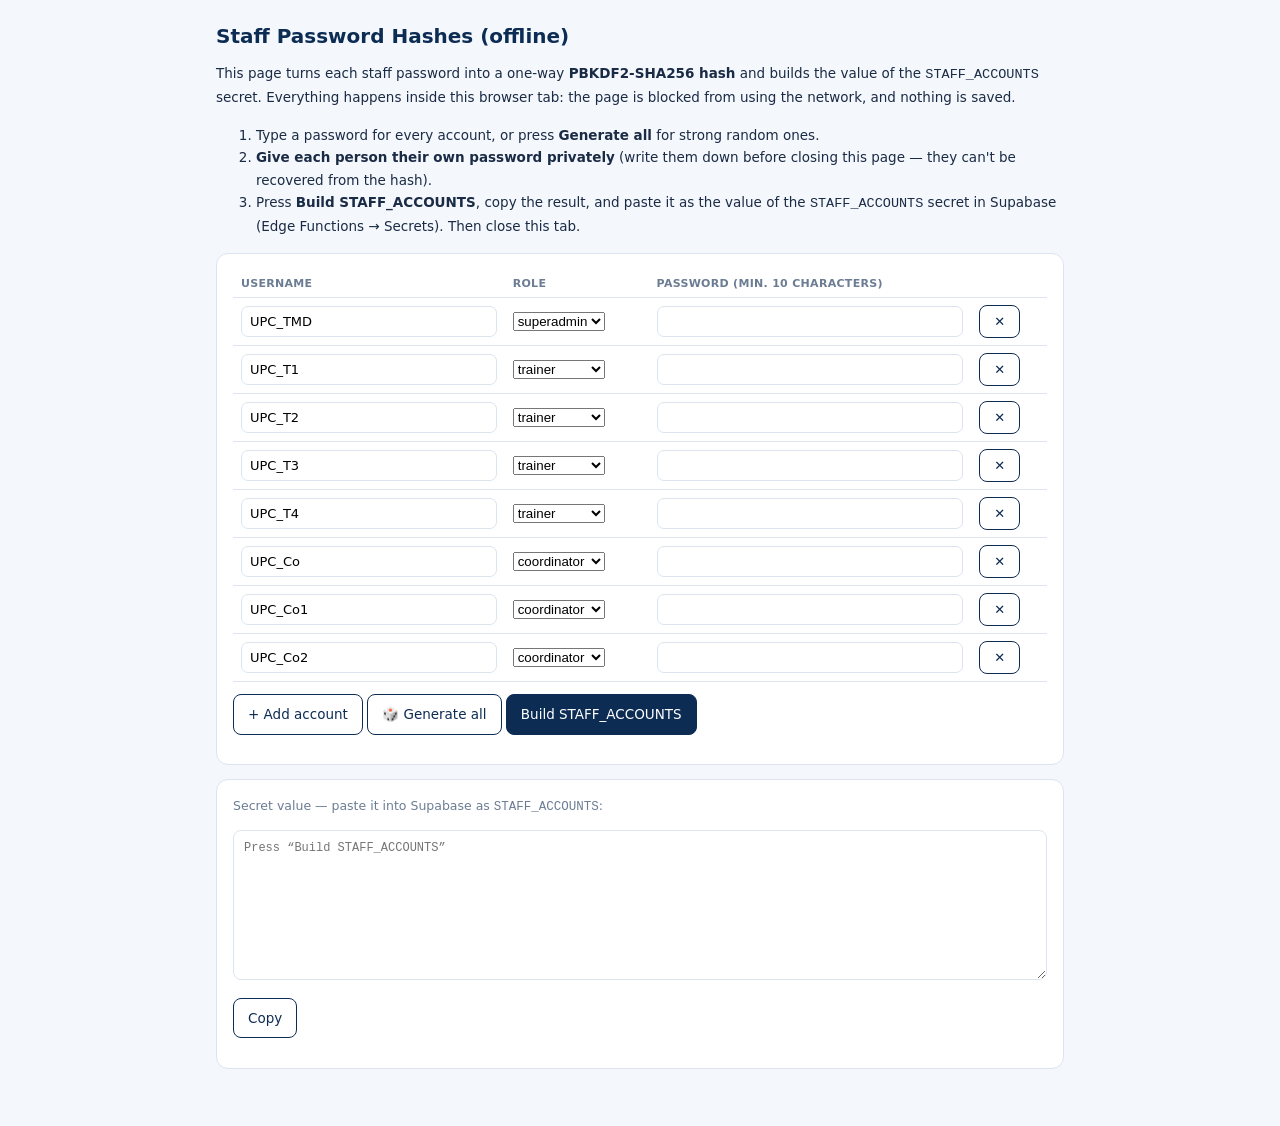
<file: dev/password-hash.html>
<!DOCTYPE html>
<html lang="en">
<head>
<meta charset="UTF-8">
<!-- Offline tool: this page is not allowed to load or send anything over the network. -->
<meta http-equiv="Content-Security-Policy" content="default-src 'none'; script-src 'unsafe-inline'; style-src 'unsafe-inline'; connect-src 'none'; form-action 'none'">
<meta name="viewport" content="width=device-width, initial-scale=1.0">
<title>Staff Password Hashes</title>
<style>
  :root{--navy:#0d2c54;--text:#1a2b45;--muted:#6b7c93;--border:#dce4ef;--bg:#f4f7fb;--ok:#1e8449;}
  *{box-sizing:border-box}
  body{margin:0;font-family:system-ui,-apple-system,Segoe UI,Roboto,sans-serif;background:var(--bg);color:var(--text);}
  main{max-width:880px;margin:0 auto;padding:24px 16px 48px;}
  h1{font-size:20px;color:var(--navy);margin:0 0 6px}
  p,li{font-size:13.5px;line-height:1.65}
  .card{background:#fff;border:1px solid var(--border);border-radius:12px;padding:16px;margin:14px 0;overflow-x:auto}
  table{border-collapse:collapse;width:100%;font-size:13px}
  th,td{text-align:left;padding:7px 8px;border-bottom:1px solid var(--border);vertical-align:middle}
  th{font-size:11px;color:var(--muted);text-transform:uppercase;letter-spacing:.3px}
  input{width:100%;min-width:150px;padding:7px 8px;border:1px solid var(--border);border-radius:7px;font:inherit}
  button{padding:8px 14px;border-radius:8px;border:1px solid var(--navy);background:var(--navy);color:#fff;font-weight:700;cursor:pointer;font:inherit}
  button.ghost{background:#fff;color:var(--navy)}
  textarea{width:100%;min-height:150px;font-family:ui-monospace,Consolas,monospace;font-size:12px;padding:10px;border:1px solid var(--border);border-radius:8px}
  .note{color:var(--muted);font-size:12.5px}
  .ok{color:var(--ok);font-weight:700}
</style>
</head>
<body>
<main>
  <h1>Staff Password Hashes (offline)</h1>
  <p>This page turns each staff password into a one-way <b>PBKDF2-SHA256 hash</b> and builds the value of the
     <code>STAFF_ACCOUNTS</code> secret. Everything happens inside this browser tab: the page is blocked from using the
     network, and nothing is saved.</p>
  <ol>
    <li>Type a password for every account, or press <b>Generate all</b> for strong random ones.</li>
    <li><b>Give each person their own password privately</b> (write them down before closing this page — they can't be recovered from the hash).</li>
    <li>Press <b>Build STAFF_ACCOUNTS</b>, copy the result, and paste it as the value of the <code>STAFF_ACCOUNTS</code> secret in Supabase
        (Edge Functions → Secrets). Then close this tab.</li>
  </ol>

  <div class="card">
    <table>
      <thead><tr><th>Username</th><th>Role</th><th>Password (min. 10 characters)</th><th></th></tr></thead>
      <tbody id="rows"></tbody>
    </table>
    <p style="margin-top:12px">
      <button class="ghost" type="button" onclick="addRow('', 'trainer')">+ Add account</button>
      <button class="ghost" type="button" onclick="generateAll()">🎲 Generate all</button>
      <button type="button" onclick="build()">Build STAFF_ACCOUNTS</button>
    </p>
  </div>

  <div class="card">
    <p class="note" style="margin-top:0">Secret value — paste it into Supabase as <code>STAFF_ACCOUNTS</code>:</p>
    <textarea id="out" readonly placeholder="Press “Build STAFF_ACCOUNTS”"></textarea>
    <p><button class="ghost" type="button" onclick="copyOut()">Copy</button> <span id="status" class="note"></span></p>
  </div>
</main>
<script>
const ITERATIONS = 150000;
const DEFAULTS = [
  ['UPC_TMD','superadmin'], ['UPC_T1','trainer'], ['UPC_T2','trainer'], ['UPC_T3','trainer'], ['UPC_T4','trainer'],
  ['UPC_Co','coordinator'], ['UPC_Co1','coordinator'], ['UPC_Co2','coordinator']
];
const ROLES = ['superadmin','trainer','coordinator'];
function addRow(user, role){
  const tr = document.createElement('tr');
  tr.innerHTML = `<td><input class="u" value="${user}" spellcheck="false" autocomplete="off"></td>
    <td><select class="r">${ROLES.map(r=>`<option ${r===role?'selected':''}>${r}</option>`).join('')}</select></td>
    <td><input class="p" type="text" spellcheck="false" autocomplete="off"></td>
    <td><button class="ghost" type="button" onclick="this.closest('tr').remove()">✕</button></td>`;
  document.getElementById('rows').appendChild(tr);
}
DEFAULTS.forEach(([u,r])=>addRow(u,r));

function randomPassword(){
  const chars = 'ABCDEFGHJKLMNPQRSTUVWXYZabcdefghijkmnpqrstuvwxyz23456789!@#$%*?';
  const bytes = crypto.getRandomValues(new Uint8Array(16));
  return Array.from(bytes, b=>chars[b % chars.length]).join('');
}
function generateAll(){ document.querySelectorAll('#rows .p').forEach(i=>{ i.value = randomPassword(); }); }

const b64url = bytes => btoa(String.fromCharCode(...bytes)).replace(/\+/g,'-').replace(/\//g,'_').replace(/=+$/,'');
async function hashPassword(pw){
  const salt = crypto.getRandomValues(new Uint8Array(16));
  const key = await crypto.subtle.importKey('raw', new TextEncoder().encode(pw), 'PBKDF2', false, ['deriveBits']);
  const bits = new Uint8Array(await crypto.subtle.deriveBits({name:'PBKDF2', hash:'SHA-256', salt, iterations:ITERATIONS}, key, 256));
  return `pbkdf2$${ITERATIONS}$${b64url(salt)}$${b64url(bits)}`;
}
async function build(){
  const status = document.getElementById('status');
  const out = {};
  for(const tr of document.querySelectorAll('#rows tr')){
    const u = tr.querySelector('.u').value.trim(), r = tr.querySelector('.r').value, p = tr.querySelector('.p').value;
    if(!u) continue;
    if(out[u]){ status.textContent = 'Username used twice: '+u; return; }
    if(p.length < 10){ status.textContent = 'The password for '+u+' is shorter than 10 characters.'; return; }
    out[u] = {role:r, hash: await hashPassword(p)};
  }
  if(!Object.values(out).some(a=>a.role==='superadmin')){ status.textContent = 'Add at least one superadmin account.'; return; }
  document.getElementById('out').value = JSON.stringify(out);
  status.innerHTML = '<span class="ok">Built ' + Object.keys(out).length + ' accounts.</span> Copy it into the STAFF_ACCOUNTS secret.';
}
async function copyOut(){
  const t = document.getElementById('out');
  t.select();
  try{ await navigator.clipboard.writeText(t.value); document.getElementById('status').textContent = 'Copied.'; }
  catch(e){ document.execCommand('copy'); document.getElementById('status').textContent = 'Copied.'; }
}
</script>
</body>
</html>
</file>
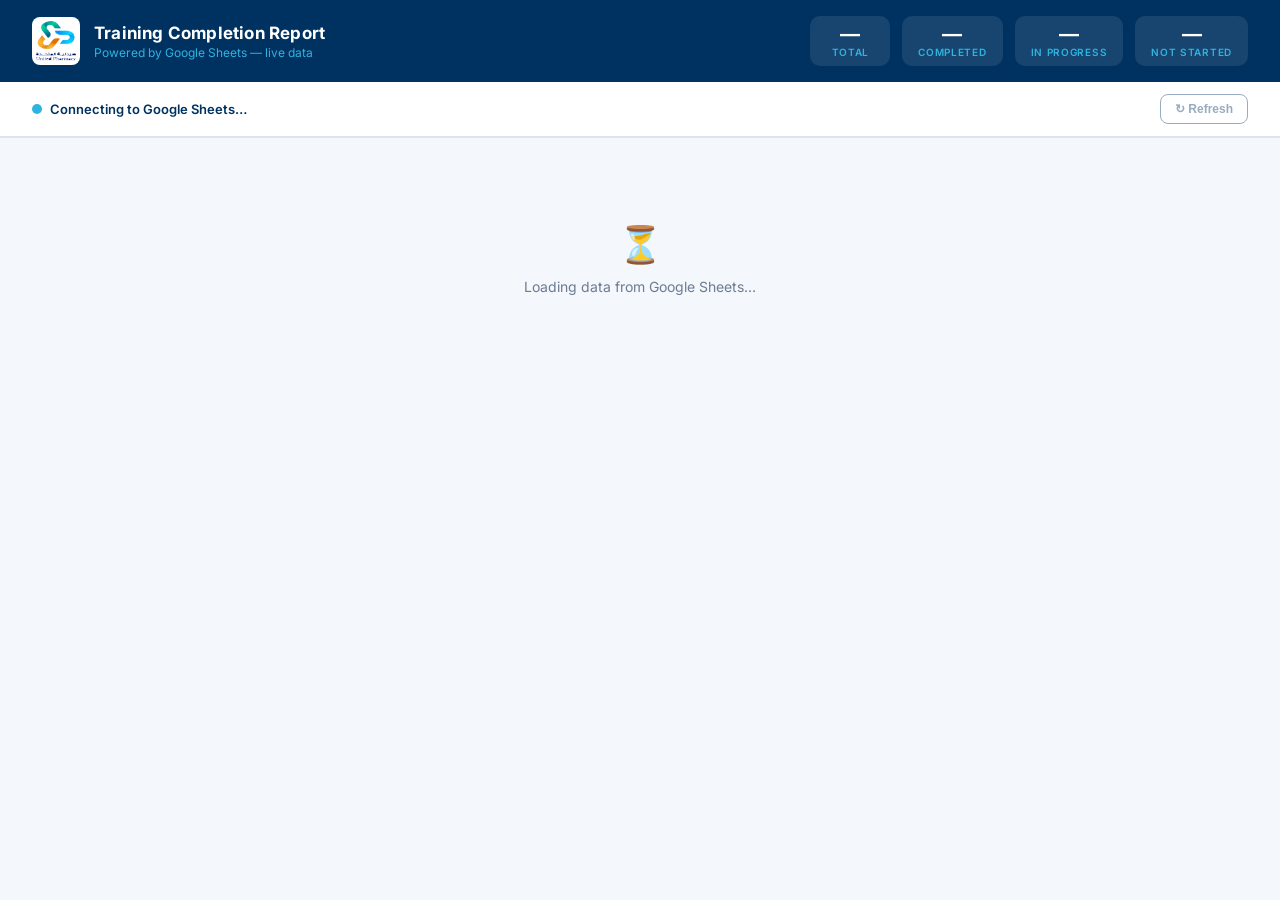
<file: reference/old-dashboard-index.html>
<!DOCTYPE html>
<html lang="en">
<head>
<meta charset="UTF-8">
<link rel="icon" type="image/png" href="[data-uri]">
<link rel="apple-touch-icon" href="[data-uri]">
<meta name="viewport" content="width=device-width, initial-scale=1.0">
<title>Training Completion Report | United Pharmacy</title>
<link href="https://fonts.googleapis.com/css2?family=Cairo:wght@400;600;700;900&family=Inter:wght@400;500;600;700&display=swap" rel="stylesheet">
<style>
/* ── CSS VARIABLES ─────────────────────────────────────────── */
:root {
  --navy:   #003261;
  --blue:   #2FB3DF;
  --orange: #FF995D;
  --teal:   #00c6a0;
  --bg:     #f4f7fb;
  --white:  #fff;
  --text:   #1a2b45;
  --muted:  #6b7c93;
  --border: #dce4ef;
  --row-alt:#f0f5fb;
}
*, *::before, *::after { box-sizing:border-box; margin:0; padding:0; }
body { font-family:'Inter','Cairo',sans-serif; background:var(--bg); color:var(--text); }

/* ── HEADER ──────────────────────────────────────────────── */
.header {
  background:var(--navy);
  padding:16px 32px;
  display:flex; align-items:center; justify-content:space-between;
  gap:20px; flex-wrap:wrap;
}
.header-left { display:flex; align-items:center; gap:14px; }
.header img  { height:48px; width:48px; object-fit:contain; background:#fff; border-radius:8px; padding:4px; }
.header-titles h1 { color:#fff; font-size:17px; font-weight:700; letter-spacing:.2px; }
.header-titles p  { color:var(--blue); font-size:12px; margin-top:2px; }
.header-stats { display:flex; gap:12px; flex-wrap:wrap; }
.stat-chip { text-align:center; background:rgba(255,255,255,.09); border-radius:10px; padding:8px 16px; min-width:80px; }
.stat-chip .num { color:#fff; font-size:20px; font-weight:700; line-height:1; }
.stat-chip .lbl { color:var(--blue); font-size:10px; font-weight:600; text-transform:uppercase; letter-spacing:.7px; margin-top:2px; }
.stat-chip .pct { color:rgba(255,255,255,.55); font-size:11px; font-weight:500; margin-top:1px; }

/* ── DATA SOURCE BANNER ──────────────────────────────────── */
.source-banner {
  background:var(--white);
  border-bottom:2px solid var(--border);
  padding:12px 32px;
  display:flex; align-items:center; gap:14px; flex-wrap:wrap;
}
.source-status {
  display:flex; align-items:center; gap:8px;
  font-size:13px; font-weight:600; color:var(--navy);
}
.source-dot { width:10px; height:10px; border-radius:50%; background:#ddd; flex-shrink:0; }
.source-dot.live   { background:var(--teal); box-shadow:0 0 0 3px rgba(0,198,160,.2); animation:pulse 2s infinite; }
.source-dot.error  { background:#e53935; }
.source-dot.offline { background:#FF995D; box-shadow:0 0 0 3px rgba(255,153,93,.25); animation:pulse 2s infinite; }
.source-dot.loading{ background:var(--blue); animation:pulse 1s infinite; }
@keyframes pulse { 0%,100%{opacity:1} 50%{opacity:.5} }
.source-info { font-size:11px; color:var(--muted); }
.source-spacer { flex:1; }
.source-refresh {
  display:flex; align-items:center; gap:6px;
  padding:7px 14px; border-radius:8px; border:1.5px solid var(--navy);
  background:var(--white); color:var(--navy); font-size:12px; font-weight:600;
  cursor:pointer; transition:.15s;
}
.source-refresh:hover { background:var(--navy); color:#fff; }
.source-refresh:disabled { opacity:.4; cursor:not-allowed; }

/* ── COURSE TABS ──────────────────────────────────────────── */
.course-tabs-wrap {
  background:var(--white);
  border-bottom:2px solid var(--border);
  padding:0 32px;
  display:flex; gap:4px; align-items:flex-end;
  overflow-x:auto;
}
.course-tab {
  display:flex; align-items:center; gap:6px;
  padding:10px 16px; border-radius:8px 8px 0 0;
  font-size:13px; font-weight:600; cursor:pointer;
  border:1.5px solid transparent; border-bottom:none;
  color:var(--muted); background:transparent;
  white-space:nowrap; transition:.15s; user-select:none;
  margin-top:8px;
}
.course-tab:hover { color:var(--navy); background:var(--row-alt); }
.course-tab.active {
  color:var(--navy); background:var(--bg);
  border-color:var(--border);
  border-bottom:2px solid var(--bg);
  margin-bottom:-2px;
}
.course-tab .badge {
  font-size:10px; padding:2px 6px; border-radius:10px;
  background:var(--row-alt); color:var(--muted); font-weight:700;
}
.course-tab.active .badge { background:var(--navy); color:#fff; }
.tab-all-icon { font-size:14px; }

.btn-clear {
  background:transparent; color:#C0392B; border:1.5px solid #C0392B;
  padding:7px 12px; font-size:12px; font-weight:600; border-radius:8px;
  cursor:pointer; transition:.15s; white-space:nowrap;
}
.btn-clear:hover { background:#C0392B; color:#fff; }
.btn-clear.hidden { display:none; }

/* Select-all item in filter panels */
.filter-panel-item.select-all {
  border-bottom:1.5px solid var(--border); margin-bottom:4px;
  padding-bottom:8px; font-weight:700;
}

/* Course dropdown (replaces horizontal tabs) */
.course-dropdown-wrap {
  background:var(--white); border-bottom:2px solid var(--border);
  padding:12px 32px; display:flex; align-items:center; gap:12px;
}
.course-dropdown-label {
  font-size:12px; font-weight:600; color:var(--muted);
  text-transform:uppercase; letter-spacing:.7px;
}
.course-dropdown-btn {
  display:flex; align-items:center; gap:10px;
  padding:8px 14px; border:1.5px solid var(--border); border-radius:8px;
  background:var(--bg); cursor:pointer; min-width:280px;
  transition:.15s; user-select:none; font-size:13px; font-weight:600;
  color:var(--navy);
}
.course-dropdown-btn:hover, .course-dropdown-btn.open {
  border-color:var(--blue); background:var(--white);
}
.course-dropdown-btn .badge {
  font-size:10px; padding:2px 6px; border-radius:10px;
  background:var(--navy); color:#fff; font-weight:700;
}
.course-dropdown-btn .cdb-arrow { margin-left:auto; color:var(--muted); font-size:10px; }
.course-dropdown-panel {
  position:absolute; top:100%; left:0; right:0; margin-top:4px;
  background:var(--white); border:1.5px solid var(--border); border-radius:8px;
  box-shadow:0 4px 12px rgba(0,50,97,.12); max-height:400px; overflow-y:auto;
  z-index:100; display:none;
}
.course-dropdown-panel.open { display:block; }
.course-dropdown-item {
  padding:10px 14px; cursor:pointer; display:flex; align-items:center; gap:8px;
  font-size:13px; color:var(--text); transition:.1s;
}
.course-dropdown-item:hover { background:var(--row-alt); }
.course-dropdown-item.active { background:var(--row-alt); color:var(--navy); font-weight:700; }
.course-dropdown-item .badge {
  margin-left:auto; font-size:10px; padding:2px 6px; border-radius:10px;
  background:var(--row-alt); color:var(--muted); font-weight:700;
}
.course-dropdown-item.active .badge { background:var(--navy); color:#fff; }
.course-dd-relative { position:relative; }

/* Category group header inside dropdown */
.course-dropdown-category {
  padding:8px 14px 4px;
  font-size:10px; font-weight:700; text-transform:uppercase;
  letter-spacing:.9px; color:var(--blue);
  border-top:1px solid var(--border); margin-top:4px;
}
.course-dropdown-category:first-child { border-top:none; margin-top:0; }

/* ── STATUS BAR ───────────────────────────────────────────── */
.status-bar {
  margin:8px 32px 0; padding:9px 14px;
  border-radius:8px; font-size:13px; display:none; border-left:4px solid;
}
.status-bar.info    { background:#e8f4fd; border-color:var(--blue);  color:#0a3d6b; }
.status-bar.success { background:#e6f7f1; border-color:var(--teal);  color:#004d3a; }
.status-bar.error   { background:#fdecea; border-color:#e53935;      color:#7a1f1f; }

/* ── UPLOAD ZONE (Headcount only) ────────────────────────── */
.upload-zone {
  background:var(--white); border-bottom:2px solid var(--border);
  padding:14px 32px; display:flex; gap:16px; align-items:flex-start; flex-wrap:wrap;
}
.upload-card {
  flex:1; min-width:220px; max-width:360px;
  border:2px dashed var(--border); border-radius:10px; padding:12px 16px;
  transition:border-color .2s,background .2s; cursor:pointer;
}
.upload-card:hover { border-color:var(--blue); background:#f0f8fd; }
.upload-card.loaded { border-style:solid; border-color:var(--navy); background:#f0f5fb; }
.upload-label { display:flex; align-items:center; gap:10px; cursor:pointer; }
.upload-icon { font-size:20px; color:var(--muted); transition:color .2s; }
.upload-card.loaded .upload-icon { color:var(--navy); }
.upload-text strong { display:block; font-size:13px; font-weight:700; color:var(--text); }
.upload-text .sub   { font-size:11px; color:var(--muted); }
.upload-text .fname { font-size:11px; color:var(--navy); font-weight:600; margin-top:2px; word-break:break-all; }
input[type=file] { display:none; }
.upload-extra-col { display:flex; flex-direction:column; justify-content:center; }
.upload-extra-stats {
  display:flex; gap:10px; flex-wrap:wrap;
}
.upload-extra-stat {
  background:var(--row-alt); border-radius:8px; padding:6px 14px; text-align:center; min-width:70px;
}
.upload-extra-stat .en { font-size:18px; font-weight:700; color:var(--navy); }
.upload-extra-stat .el { font-size:10px; color:var(--muted); text-transform:uppercase; letter-spacing:.6px; margin-top:2px; }
.upload-extra-stat.green .en { color:var(--teal); }
.upload-extra-stat.orange .en { color:var(--orange); }
.extra-badge {
  display:inline-block; font-size:9px; font-weight:700; padding:1px 5px; border-radius:10px;
  background:#fff3e0; color:#c75c00; border:1px solid #ffc57a; margin-left:5px; vertical-align:middle;
}
.no-hc-badge {
  display:inline-block; font-size:9px; font-weight:700; padding:1px 5px; border-radius:10px;
  background:#f3e5f5; color:#6a1b9a; border:1px solid #ce93d8; margin-left:5px; vertical-align:middle;
}

/* ── HC SOURCE TOGGLE ─────────────────────────────────────── */
.hc-source-toggle { display:flex; flex-direction:column; gap:4px; justify-content:center; }
.hc-source-label  { font-size:10px; font-weight:700; text-transform:uppercase; letter-spacing:.7px; color:var(--muted); }
.hc-source-btns   { display:flex; border-radius:8px; overflow:hidden; border:1.5px solid var(--navy); }
.hc-src-btn {
  flex:1; padding:7px 13px; font-size:11px; font-weight:700;
  background:var(--white); color:var(--navy); border:none;
  border-right:1.5px solid var(--navy); cursor:pointer; transition:.15s; white-space:nowrap;
}
.hc-src-btn:last-child { border-right:none; }
.hc-src-btn:hover  { background:var(--row-alt); }
.hc-src-btn.active { background:var(--navy); color:#fff; }
.hc-src-btn:disabled { opacity:.35; cursor:not-allowed; }
.upload-hint { font-size:11px; color:var(--muted); padding-top:2px; flex-basis:100%; }

/* ── TOOLBAR ──────────────────────────────────────────────── */
.toolbar {
  background:var(--white); border-bottom:1px solid var(--border);
  padding:11px 32px; display:flex; align-items:center; gap:10px; flex-wrap:wrap;
}
.search-box {
  display:flex; align-items:center; gap:7px;
  border:1.5px solid var(--border); border-radius:8px;
  padding:7px 11px; background:var(--bg); flex:1; min-width:160px; max-width:240px;
}
.search-box input { border:none; background:transparent; font-size:13px; color:var(--text); outline:none; width:100%; font-family:'Inter',sans-serif; }
select {
  border:1.5px solid var(--border); border-radius:8px;
  padding:7px 9px; font-size:13px; color:var(--text);
  background:var(--bg); outline:none; cursor:pointer;
  font-family:'Inter',sans-serif; max-width:180px;
}
select:focus { border-color:var(--blue); }

/* ── CHECKBOX FILTER DROPDOWNS ──────────────────────────────── */
.filter-dropdown {
  position:relative; display:inline-block;
}
.filter-btn {
  display:flex; align-items:center; gap:6px;
  padding:7px 11px; border:1.5px solid var(--border); border-radius:8px;
  background:var(--bg); font-size:13px; color:var(--text);
  font-family:'Inter',sans-serif; cursor:pointer; white-space:nowrap;
  transition:.15s; user-select:none; min-width:130px; max-width:200px;
}
.filter-btn:hover  { border-color:var(--blue); background:var(--white); }
.filter-btn.active { border-color:var(--navy); background:var(--navy); color:#fff; }
.filter-btn .fb-label { flex:1; overflow:hidden; text-overflow:ellipsis; text-align:left; }
.filter-btn .fb-count {
  background:var(--blue); color:#fff; font-size:10px; font-weight:700;
  padding:1px 6px; border-radius:10px; min-width:18px; text-align:center;
}
.filter-btn.active .fb-count { background:rgba(255,255,255,.25); }
.filter-btn .fb-arrow { font-size:10px; opacity:.6; transition:.2s; }
.filter-btn.open .fb-arrow { transform:rotate(180deg); }

.filter-panel {
  position:absolute; top:calc(100% + 5px); left:0; z-index:500;
  background:var(--white); border:1.5px solid var(--border); border-radius:10px;
  box-shadow:0 8px 24px rgba(0,0,0,.12); min-width:220px; max-width:280px;
  display:none; flex-direction:column; overflow:hidden;
}
.filter-panel.open { display:flex; }
.filter-panel-search {
  padding:8px 10px; border-bottom:1px solid var(--border);
  display:flex; align-items:center; gap:6px;
}
.filter-panel-search input {
  border:none; outline:none; background:transparent; font-size:12px;
  color:var(--text); font-family:'Inter',sans-serif; width:100%;
}
.filter-panel-list {
  overflow-y:auto; max-height:220px; padding:4px 0;
}
.filter-panel-item {
  display:flex; align-items:center; gap:9px;
  padding:7px 12px; cursor:pointer; font-size:13px; color:var(--text);
  transition:background .1s; border-radius:0;
}
.filter-panel-item:hover { background:var(--row-alt); }
.filter-panel-item input[type=checkbox] {
  width:15px; height:15px; accent-color:var(--navy); cursor:pointer; flex-shrink:0;
}
.filter-panel-item.checked { background:#eef2fb; color:var(--navy); font-weight:500; }
.filter-panel-footer {
  padding:7px 12px; border-top:1px solid var(--border);
  display:flex; justify-content:space-between; align-items:center;
}
.filter-panel-footer button {
  font-size:11px; font-weight:600; padding:4px 10px; border-radius:6px;
  border:1.5px solid var(--border); background:transparent; cursor:pointer;
  color:var(--text); font-family:'Inter',sans-serif; transition:.1s;
}
.filter-panel-footer button:hover { background:var(--row-alt); }
.filter-panel-footer .fp-apply {
  background:var(--navy); color:#fff; border-color:var(--navy);
}
.filter-panel-footer .fp-apply:hover { background:var(--blue); border-color:var(--blue); }

.filter-label { font-size:12px; font-weight:600; color:var(--muted); text-transform:uppercase; letter-spacing:.7px; white-space:nowrap; }
.spacer { flex:1; }
.result-count { font-size:12px; color:var(--muted); white-space:nowrap; }
.btn {
  display:flex; align-items:center; gap:5px;
  padding:8px 14px; border-radius:8px; font-size:13px; font-weight:600;
  cursor:pointer; border:none; transition:opacity .15s,background .15s;
  white-space:nowrap; font-family:'Inter',sans-serif;
}
.btn:hover { opacity:.88; }
.btn-navy    { background:var(--navy); color:#fff; }
.btn-blue    { background:var(--blue); color:#fff; }
.btn-outline { background:var(--white); color:var(--navy); border:1.5px solid var(--navy); }
.btn:disabled { opacity:.4; cursor:not-allowed; }

/* ── LEGEND ───────────────────────────────────────────────── */
.legend {
  display:flex; gap:16px; align-items:center;
  padding:9px 32px; background:var(--white);
  border-bottom:1px solid var(--border); flex-wrap:wrap;
}
.legend-item { display:flex; align-items:center; gap:6px; font-size:12px; color:var(--muted); }
.legend-dot  { width:12px; height:12px; border-radius:3px; flex-shrink:0; }

/* ── TABLE ────────────────────────────────────────────────── */
.table-wrap { overflow-x:auto; padding:0 32px 40px; }
table { width:100%; border-collapse:collapse; background:var(--white); border-radius:12px; overflow:hidden; box-shadow:0 1px 4px rgba(0,50,97,.08); margin-top:14px; }
thead tr { background:var(--navy); }
thead th { color:#fff; font-size:11px; font-weight:700; text-transform:uppercase; letter-spacing:.8px; padding:12px 14px; text-align:left; white-space:nowrap; cursor:pointer; user-select:none; }
thead th:hover { background:#004a8f; }
thead th.asc::after  { content:' ↑'; }
thead th.desc::after { content:' ↓'; }
tbody tr { border-bottom:1px solid var(--border); transition:background .1s; }
tbody tr:last-child { border-bottom:none; }
tbody tr:nth-child(even) { background:var(--row-alt); }
tbody tr:hover { background:#e3eef9; }
td { padding:10px 14px; font-size:13px; vertical-align:middle; }
.bar-cell { display:flex; align-items:center; gap:10px; min-width:170px; }
.bar-track { flex:1; height:10px; background:#dce4ef; border-radius:6px; overflow:hidden; }
.bar-fill  { height:100%; border-radius:6px; transition:width .3s; }
.bar-pct   { font-size:12px; font-weight:700; min-width:36px; text-align:right; }
.city-badge { display:inline-block; padding:2px 9px; border-radius:20px; font-size:11px; font-weight:600; background:#e6f0fa; color:var(--navy); }
.empty-msg  { text-align:center; padding:52px 20px; color:var(--muted); }
.empty-msg .icon { font-size:36px; margin-bottom:10px; }
.empty-msg p { font-size:14px; }

/* ── MULTI-COURSE VIEW ────────────────────────────────────── */
.course-grid {
  padding:24px 32px 40px;
  display:grid;
  grid-template-columns:repeat(auto-fill,minmax(340px,1fr));
  gap:20px;
}
.course-card {
  background:var(--white); border-radius:14px;
  box-shadow:0 2px 8px rgba(0,50,97,.08);
  padding:20px 22px; cursor:pointer;
  border:2px solid transparent; transition:.2s;
}
.course-card:hover { border-color:var(--blue); transform:translateY(-2px); box-shadow:0 6px 20px rgba(0,50,97,.12); }
.course-card-header { display:flex; justify-content:space-between; align-items:flex-start; margin-bottom:14px; }
.course-card-title  { font-size:15px; font-weight:700; color:var(--navy); line-height:1.3; flex:1; }
.course-card-badge  { background:var(--navy); color:#fff; font-size:11px; font-weight:700; padding:3px 9px; border-radius:20px; margin-left:10px; white-space:nowrap; }
.course-card-updated { font-size:11px; color:var(--muted); margin-top:8px; display:flex; align-items:center; gap:4px; }
.course-card-updated .upd-dot { width:6px; height:6px; border-radius:50%; background:var(--teal); flex-shrink:0; }
.cdi-wrap { display:flex; flex-direction:column; flex:1; min-width:0; }
.cdi-name { font-size:13px; font-weight:600; white-space:nowrap; overflow:hidden; text-overflow:ellipsis; }
.cdi-date { font-size:10px; color:var(--muted); margin-top:1px; }
.course-dropdown-item.active .cdi-date { color:var(--blue); }
.bar-cell { display:flex; align-items:center; gap:10px; min-width:170px; }
.days-left { display:inline-flex; align-items:center; gap:4px; font-size:12px; font-weight:600; white-space:nowrap; }
.days-left.ok       { color:var(--muted); }
.days-left.warning  { color:#E67E22; }
.days-left.critical { color:#C0392B; font-weight:700; }
.days-left.overdue  { color:#922B21; font-weight:700; }
.days-left.done     { color:var(--teal); }
tr.row-critical td:first-child { border-left:3px solid #C0392B; }
tr.row-critical { background:#FDF2F2 !important; }
tr.row-overdue td:first-child  { border-left:3px solid #922B21; }
tr.row-overdue  { background:#FDEDED !important; }
.course-mini-stats  { display:flex; gap:8px; margin-bottom:14px; }
.mini-stat { flex:1; text-align:center; background:var(--row-alt); border-radius:8px; padding:8px 6px; }
.mini-stat .mn  { font-size:18px; font-weight:700; color:var(--navy); }
.mini-stat .ml  { font-size:10px; color:var(--muted); text-transform:uppercase; letter-spacing:.6px; margin-top:2px; }
.mini-stat.green .mn { color:var(--teal); }
.mini-stat.blue  .mn { color:var(--blue); }
.mini-stat.gray  .mn { color:var(--muted); }
.course-bar { height:8px; background:var(--border); border-radius:6px; overflow:hidden; }
.course-bar-fill { height:100%; background:var(--teal); border-radius:6px; transition:width .5s; }
.course-bar-label { display:flex; justify-content:space-between; font-size:11px; color:var(--muted); margin-top:5px; }
.view-course-btn { margin-top:14px; display:block; text-align:center; padding:8px; border-radius:8px; font-size:12px; font-weight:600; color:var(--blue); border:1.5px solid var(--border); cursor:pointer; transition:.15s; }
.view-course-btn:hover { background:var(--blue); color:#fff; border-color:var(--blue); }

/* ── PRINT ────────────────────────────────────────────────── */
@media print {
  .no-print { display:none !important; }
  .header { -webkit-print-color-adjust:exact; print-color-adjust:exact; }
  thead tr,.bar-fill,.city-badge { -webkit-print-color-adjust:exact; print-color-adjust:exact; }
  body { background:#fff; }
  .table-wrap { padding:0; overflow:visible; }
  table { box-shadow:none; font-size:11px; }
  td,thead th { padding:7px 10px; }
  tbody tr { page-break-inside:avoid; }
}
</style>
</head>
<body>

<!-- ── HEADER ─────────────────────────────────────────────── -->
<div class="header" id="pageHeader">
  <div class="header-left">
    <img src="[data-uri]" alt="United Pharmacy">
    <div class="header-titles">
      <h1 id="reportTitle">Training Completion Report</h1>
      <p id="reportSubtitle">Powered by Google Sheets — live data</p>
    </div>
  </div>
  <div class="header-stats" id="headerStats">
    <div class="stat-chip" id="chipTotal" title="Show all"><div class="num" id="sTotal">—</div><div class="lbl">Total</div></div>
    <div class="stat-chip" id="chipComp"><div class="num" id="sComp">—</div><div class="pct" id="pComp"></div><div class="lbl">Completed</div></div>
    <div class="stat-chip" id="chipInProg"><div class="num" id="sInProg">—</div><div class="pct" id="pInProg"></div><div class="lbl">In Progress</div></div>
    <div class="stat-chip" id="chipNS"><div class="num" id="sNS">—</div><div class="pct" id="pNS"></div><div class="lbl">Not Started</div></div>
  </div>
</div>

<!-- ── DATA SOURCE BANNER ──────────────────────────────────── -->
<div class="source-banner no-print">
  <div class="source-status">
    <span class="source-dot loading" id="sourceDot"></span>
    <span id="sourceLabel">Connecting to Google Sheets…</span>
  </div>
  <span class="source-info" id="sourceInfo"></span>
  <div class="source-spacer"></div>
  <button class="source-refresh" id="btnRefresh" onclick="refreshAll()" disabled>↻ Refresh</button>
</div>

<!-- ── COURSE TABS ─────────────────────────────────────────── -->
<div class="course-dropdown-wrap no-print" id="courseTabsWrap" style="display:none;">
  <span class="course-dropdown-label">View</span>
  <div class="course-dd-relative">
    <div class="course-dropdown-btn" id="courseDdBtn" onclick="toggleCourseDropdown()">
      <span id="courseDdLabel">📊 Overview</span>
      <span class="badge" id="badge-overview">0</span>
      <span class="cdb-arrow">▼</span>
    </div>
    <div class="course-dropdown-panel" id="courseDdPanel">
      <div class="course-dropdown-item active" id="ddItem-overview" onclick="switchView('overview')">
        <span>📊</span> Overview <span class="badge" id="ddBadge-overview">0</span>
      </div>
      <!-- Dynamic course items injected here -->
    </div>
  </div>
</div>

<!-- ── UPLOAD ZONE (Headcount source control) ──── -->
<div class="upload-zone no-print" id="uploadZone" style="display:none;">

  <!-- Upload card -->
  <div class="upload-card" id="cardHC" onclick="document.getElementById('fileHC').click()">
    <label class="upload-label">
      <span class="upload-icon" id="iconHC">📋</span>
      <div class="upload-text">
        <strong>Upload Headcount Sheet</strong>
        <span class="sub">Use a local file as your headcount source</span>
        <span class="fname" id="nameHC">Click to upload (.xlsx / .xls / .csv)</span>
      </div>
    </label>
    <input type="file" id="fileHC" accept=".xlsx,.xls,.csv" onchange="handleHCUpload(this)">
  </div>

  <!-- Source toggle — shown only after a file is uploaded -->
  <div class="hc-source-toggle" id="hcSourceToggle" style="display:none;">
    <div class="hc-source-label">📂 Headcount Source</div>
    <div class="hc-source-btns">
      <button class="hc-src-btn active" id="btnSrcSheet"  onclick="setHcMode('sheet')" title="Use only Google Sheet headcount">🌐 Google Sheet</button>
      <button class="hc-src-btn"        id="btnSrcUpload" onclick="setHcMode('upload')" title="Use only your uploaded file">📁 Uploaded File</button>
      <button class="hc-src-btn"        id="btnSrcMerge"  onclick="setHcMode('merge')" title="Combine both sources">🔀 Merge Both</button>
    </div>
  </div>

  <!-- Stats + actions — shown after upload -->
  <div class="upload-extra-col" id="uploadExtraCol" style="display:none;">
    <div class="upload-extra-stats" id="uploadExtraStats"></div>
    <div style="display:flex;gap:8px;margin-top:10px;">
      <button class="btn btn-outline" style="font-size:11px;padding:5px 10px;" onclick="clearHCUpload()">✕ Remove file</button>
      <button class="btn btn-outline" style="font-size:11px;padding:5px 10px;" onclick="document.getElementById('fileHC').click()">↺ Replace</button>
    </div>
  </div>

  <p class="upload-hint" id="uploadHint">
    💡 Upload a headcount sheet, then choose: <strong>Google Sheet</strong> (ignore upload),
    <strong>Uploaded File</strong> (ignore sheet), or <strong>Merge Both</strong> (combine).
    Requires an <em>Email</em> or <em>Username (Email)</em> column.
  </p>
</div>

<div class="status-bar no-print" id="statusBar"></div>

<!-- ── TOOLBAR ─────────────────────────────────────────────── -->
<div class="toolbar no-print" id="toolbar" style="display:none;">
  <div class="search-box">
    <span>🔍</span>
    <input type="text" id="searchInput" placeholder="Search name or email…">
  </div>
  <div class="filter-dropdown" id="fdDistrict">
    <div class="filter-btn" id="fbDistrict" onclick="toggleFilterPanel('District')">
      <span class="fb-label">District</span>
      <span class="fb-count" id="fcDistrict" style="display:none"></span>
      <span class="fb-arrow">▼</span>
    </div>
    <div class="filter-panel" id="fpDistrict">
      <div class="filter-panel-search"><span>🔍</span><input type="text" placeholder="Search…" oninput="filterPanelSearch(this,'plDistrict')"></div>
      <div class="filter-panel-list" id="plDistrict"></div>
      <div class="filter-panel-footer">
        <button onclick="clearFilter('District')">Clear</button>
        <button class="fp-apply" onclick="closeFilterPanel('District')">Done</button>
      </div>
    </div>
  </div>

  <div class="filter-dropdown" id="fdAM">
    <div class="filter-btn" id="fbAM" onclick="toggleFilterPanel('AM')">
      <span class="fb-label">Area Manager</span>
      <span class="fb-count" id="fcAM" style="display:none"></span>
      <span class="fb-arrow">▼</span>
    </div>
    <div class="filter-panel" id="fpAM">
      <div class="filter-panel-search"><span>🔍</span><input type="text" placeholder="Search…" oninput="filterPanelSearch(this,'plAM')"></div>
      <div class="filter-panel-list" id="plAM"></div>
      <div class="filter-panel-footer">
        <button onclick="clearFilter('AM')">Clear</button>
        <button class="fp-apply" onclick="closeFilterPanel('AM')">Done</button>
      </div>
    </div>
  </div>

  <div class="filter-dropdown" id="fdCity">
    <div class="filter-btn" id="fbCity" onclick="toggleFilterPanel('City')">
      <span class="fb-label">City</span>
      <span class="fb-count" id="fcCity" style="display:none"></span>
      <span class="fb-arrow">▼</span>
    </div>
    <div class="filter-panel" id="fpCity">
      <div class="filter-panel-search"><span>🔍</span><input type="text" placeholder="Search…" oninput="filterPanelSearch(this,'plCity')"></div>
      <div class="filter-panel-list" id="plCity"></div>
      <div class="filter-panel-footer">
        <button onclick="clearFilter('City')">Clear</button>
        <button class="fp-apply" onclick="closeFilterPanel('City')">Done</button>
      </div>
    </div>
  </div>

  <div class="filter-dropdown" id="fdSup">
    <div class="filter-btn" id="fbSup" onclick="toggleFilterPanel('Sup')">
      <span class="fb-label">Supervisor</span>
      <span class="fb-count" id="fcSup" style="display:none"></span>
      <span class="fb-arrow">▼</span>
    </div>
    <div class="filter-panel" id="fpSup">
      <div class="filter-panel-search"><span>🔍</span><input type="text" placeholder="Search…" oninput="filterPanelSearch(this,'plSup')"></div>
      <div class="filter-panel-list" id="plSup"></div>
      <div class="filter-panel-footer">
        <button onclick="clearFilter('Sup')">Clear</button>
        <button class="fp-apply" onclick="closeFilterPanel('Sup')">Done</button>
      </div>
    </div>
  </div>

  <div class="filter-dropdown" id="fdDate">
    <div class="filter-btn" id="fbDate" onclick="toggleFilterPanel('Date')">
      <span class="fb-label">Date</span>
      <span class="fb-count" id="fcDate" style="display:none"></span>
      <span class="fb-arrow">▼</span>
    </div>
    <div class="filter-panel" id="fpDate">
      <div class="filter-panel-search"><span>🔍</span><input type="text" placeholder="Search…" oninput="filterPanelSearch(this,'plDate')"></div>
      <div class="filter-panel-list" id="plDate"></div>
      <div class="filter-panel-footer">
        <button onclick="clearFilter('Date')">Clear</button>
        <button class="fp-apply" onclick="closeFilterPanel('Date')">Done</button>
      </div>
    </div>
  </div>

  <div id="dynamicFiltersContainer" style="display:contents;"></div>

  <!-- Status filter as multi-select checkbox panel -->
  <div class="filter-dropdown" id="fdStatus">
    <div class="filter-btn" id="fbStatus" onclick="toggleFilterPanel('Status')">
      <span class="fb-label">Status</span>
      <span class="fb-count" id="fcStatus" style="display:none"></span>
      <span class="fb-arrow">▼</span>
    </div>
    <div class="filter-panel" id="fpStatus">
      <div class="filter-panel-list" id="plStatus">
        <div class="filter-panel-item select-all" data-value="__select_all__" onclick="toggleStatusSelectAll(this)">
          <input type="checkbox" onchange="toggleStatusSelectAll(this.closest('.filter-panel-item'))"><span>Select all</span>
        </div>
        <div class="filter-panel-item" data-value="completed">
          <input type="checkbox" onchange="onStatusChange()"><span>Completed (100%)</span>
        </div>
        <div class="filter-panel-item" data-value="inprogress">
          <input type="checkbox" onchange="onStatusChange()"><span>In Progress (1–99%)</span>
        </div>
        <div class="filter-panel-item" data-value="notstarted">
          <input type="checkbox" onchange="onStatusChange()"><span>Not Started (0%)</span>
        </div>
      </div>
      <div class="filter-panel-footer">
        <button onclick="clearStatusFilter()">Clear</button>
        <button class="fp-apply" onclick="closeFilterPanel('Status')">Done</button>
      </div>
    </div>
  </div>

  <button class="btn btn-clear" id="btnClearAll" onclick="clearAllFilters()" title="Clear all filters">✕ Clear all</button>
  <div class="spacer"></div>
  <span class="result-count" id="resultCount"></span>
  <button class="btn btn-outline" id="btnShareLink" onclick="copyShareLink()" title="Copy a link that opens directly to this course only — everything else stays hidden">🔗 Share link</button>
  <button class="btn btn-outline" id="btnRecalculate" onclick="recalculateData()">🔢 Recalculate</button>
  <button class="btn btn-outline" id="btnExcel" onclick="exportExcel()">⬇ Excel</button>
  <button class="btn btn-blue"    onclick="exportPDF()">🖨 PDF</button>
  <button class="btn btn-navy" id="btnImg" onclick="exportImage()">📷 Image</button>
</div>

<!-- ── LEGEND ──────────────────────────────────────────────── -->
<div class="legend no-print" id="legendBar" style="display:none;">
  <span style="font-size:12px;font-weight:600;color:var(--muted);margin-right:4px;">Status:</span>
  <span class="legend-item"><span class="legend-dot" style="background:var(--navy)"></span>Completed (100%)</span>
  <span class="legend-item"><span class="legend-dot" style="background:var(--blue)"></span>In Progress (1–99%)</span>
  <span class="legend-item"><span class="legend-dot" style="background:#dce4ef;border:1px solid #bbb"></span>Not Started (0%)</span>
</div>

<!-- ── MAIN CONTENT AREA ───────────────────────────────────── -->
<div id="viewOverview">
  <div class="course-grid" id="courseGrid">
    <div style="grid-column:1/-1;text-align:center;padding:60px 20px;color:var(--muted);">
      <div style="font-size:36px;margin-bottom:12px;">⏳</div>
      <p style="font-size:14px;">Loading data from Google Sheets…</p>
    </div>
  </div>
</div>

<div id="viewCourse" style="display:none;">
  <div class="table-wrap">
    <table id="reportTable">
      <thead id="reportThead"><tr>
        <th data-col="_idx">#</th>
        <th data-col="district">District</th>
        <th data-col="area_manager">Area Manager</th>
        <th data-col="city">City</th>
        <th data-col="supervisor">Supervisor</th>
        <th data-col="training_date">Training Date</th>
        <th data-col="completion_date">Completion Date</th>
        <th data-col="email">Email</th>
        <th data-col="display_name">Display Name</th>
        <th data-col="completion_rate">Completion Rate</th>
        <th data-col="_days_left">Days Left</th>
      </tr></thead>
      <tbody id="tbody">
        <tr><td colspan="8">
          <div class="empty-msg"><div class="icon">📂</div><p>Select a course tab above to view its data.</p></div>
        </td></tr>
      </tbody>
    </table>
  </div>
</div>

<!-- ── SCRIPTS ─────────────────────────────────────────────── -->
<!-- <script src="https://cdnjs.cloudflare.com/ajax/libs/xlsx/0.18.5/xlsx.full.min.js"></script> -->
 <script src="https://cdn.sheetjs.com/xlsx-0.20.3/package/dist/xlsx.full.min.js"></script>
<script>

/* ════════════════════════════════════════════════════════════
   ⚙️  CONFIGURATION — PASTE YOUR APPS SCRIPT WEB APP URL HERE
   ════════════════════════════════════════════════════════════
   Steps:
   1. Open your Google Sheet → Extensions → Apps Script
   2. Paste the entire Code.gs content provided
   3. Deploy → New deployment → Web App
      Execute as: Me  |  Who has access: Anyone
   4. Copy the Web App URL and paste it below.
   ════════════════════════════════════════════════════════════ */
const APPS_SCRIPT_URL = "https://script.google.com/macros/s/AKfycbwuvRjzOe85XsebiB1Ng2d8RMJSGzOShBtKlPTsMtES0YCWFHoo6gk1sda7Hy2GC3U/exec";

/* ── Fallback: direct Headcount CSV (published from Sheet, gid=0)
   If APPS_SCRIPT_URL is not set, this CSV is used for Headcount.
   Publish the sheet: File → Share → Publish to web → CSV          */
const HEADCOUNT_CSV_FALLBACK = "";

/* ─────────────────────────────────────────────────────────── */

// ── STATE
let appsScriptAvailable = false;
let metaData    = null;       // {spreadsheetName, courses[], headcountSheet}
let courseConfig = {};        // {courseName: {category, active}} from Config tab
let courseLastModified = {};  // {courseName: ISO timestamp}
let hcData      = null;       // headcount rows (array of objects) from Google Sheets
let hcHeaders   = null;       // headcount column names from Google Sheets
let courseCache = {};         // {courseName: {learners[], totalModules}}
let allData     = [];         // merged records for current view
let filtered    = [];
let sortCol     = "completion_rate";
let sortDir     = -1;
let currentView = "overview"; // "overview" | course name
let hcOverride  = null;       // (legacy — kept for compatibility)
let hcUploadRows = null;      // rows from manually uploaded headcount file
let hcMode = "sheet";         // "sheet" | "upload" | "merge"
let shareMode   = false;      // true when this page load is a locked, single-course share link
let shareCourse = null;       // the course name this page is locked to when shareMode is true

// ── INIT
window.addEventListener("DOMContentLoaded", () => {
  initApp();
  hookFilters();
});

async function initApp() {
  // Detect a locked share link: ?course=CourseName&share=1
  const urlParams = new URLSearchParams(window.location.search);
  shareCourse = urlParams.get("course");
  shareMode   = urlParams.get("share") === "1" && !!shareCourse;

  const isConfigured = APPS_SCRIPT_URL.includes("script.google.com") &&
                       !APPS_SCRIPT_URL.includes("YOUR_DEPLOYMENT_ID");

  if (isConfigured) {
    await loadFromAppsScript();
  } else {
    // No Apps Script configured — show setup message
    setSourceStatus("error", "⚠️ Apps Script URL not configured", "Paste your Web App URL into APPS_SCRIPT_URL in the <script> section");
    showSetupMessage();
  }
}

// ── APPS SCRIPT DATA LOADING
async function loadFromAppsScript() {
  setSourceStatus("loading", shareMode ? "Loading shared report…" : "Connecting to Google Sheets…", "");
  document.getElementById("btnRefresh").disabled = true;

  try {
    // 1. Fetch metadata (sheet name + list of courses)
    const meta = await apsFetch("meta");
    if (meta.error) throw new Error(meta.error);
    metaData           = meta;
    courseConfig        = meta.courseConfig || {};
    courseLastModified  = meta.courseLastModified || {};
    appsScriptAvailable = true;

    // ── LOCKED SHARE LINK: fetch only the requested course, hide the rest of the app
    if (shareMode) {
      if (!meta.courses.includes(shareCourse)) {
        showShareError("This link's course (\"" + shareCourse + "\") wasn't found. It may have been renamed, hidden, or removed from the sheet.");
        document.getElementById("btnRefresh").disabled = false;
        return;
      }
      await Promise.all([
        loadHeadcount(),
        loadCourseData(shareCourse)
      ]);
      enterShareMode(shareCourse, meta);
      document.getElementById("btnRefresh").disabled = false;
      return;
    }

    const syncTime = new Date().toLocaleTimeString();
    const modLabel = meta.dataLastModified
      ? "Data updated: " + new Date(meta.dataLastModified).toLocaleDateString("en-GB",{day:"2-digit",month:"short",year:"numeric"}) +
        " " + new Date(meta.dataLastModified).toLocaleTimeString() +
        (meta.dataLastEditedTab ? " (" + meta.dataLastEditedTab + ")" : "")
      : "Data updated: not yet tracked";
    setSourceStatus("live",
      "🟢 Live — " + meta.spreadsheetName,
      meta.courses.length + " course(s) detected | Last synced: " + syncTime + "  ·  " + modLabel);

    // 2. Build course tabs
    buildCourseTabs(meta.courses);

    // 3. Load headcount in parallel with all course data
    await Promise.all([
      loadHeadcount(),
      ...meta.courses.map(c => loadCourseData(c))
    ]);

    // 4. Merge and render overview
    mergeAndRenderOverview();
    document.getElementById("courseTabsWrap").style.display = "flex";
    document.getElementById("toolbar").style.display = "flex";
    document.getElementById("legendBar").style.display = "flex";
    document.getElementById("uploadZone").style.display = "flex";
    document.getElementById("btnRefresh").disabled = false;

    // 5. Deep-link: ?course=CourseName opens that course directly (unlocked — for internal use;
    //    use the "🔗 Share link" button, or add &share=1, for a locked link to send to stakeholders)
    const urlCourse = new URLSearchParams(window.location.search).get("course");
    if (urlCourse && meta.courses.includes(urlCourse)) switchView(urlCourse);

    // 6. Cache data to localStorage for offline fallback
    try {
      localStorage.setItem("up_cache", JSON.stringify({
        meta:        metaData,
        hcData:      hcData,
        hcHeaders:   hcHeaders,
        courseCache: courseCache,
        syncTime:    syncTime,
        dataLastModified:  meta.dataLastModified  || null,
        dataLastEditedTab: meta.dataLastEditedTab || null,
        syncDate:    new Date().toLocaleDateString("en-GB",{day:"2-digit",month:"short",year:"numeric"})
      }));
    } catch(e) { /* storage full or unavailable */ }

  } catch (err) {
    if (shareMode) {
      showShareError("Couldn't load this shared report right now (" + err.message + "). Please try again in a moment.");
      document.getElementById("btnRefresh").disabled = false;
      return;
    }
    // ── CONNECTION FAILED — try to restore from cache
    const cached = restoreFromCache();
    if (cached) {
      const cachedModLabel = cached.dataLastModified
        ? "  ·  Data updated: " + new Date(cached.dataLastModified).toLocaleDateString("en-GB",{day:"2-digit",month:"short",year:"numeric"}) +
          " " + new Date(cached.dataLastModified).toLocaleTimeString() +
          (cached.dataLastEditedTab ? " (" + cached.dataLastEditedTab + ")" : "")
        : "  ·  Data updated: not yet tracked";
      setSourceStatus("error",
        "⚠️ Offline — showing cached data",
        "Last synced: " + cached.syncTime + " on " + cached.syncDate + cachedModLabel + " | " + err.message);
      showStatus("info", "Could not reach Google Sheets. Showing last cached data from " + cached.syncDate + ".");
    } else {
      setSourceStatus("error", "❌ Connection failed — no cached data", err.message);
      showStatus("error", "Could not reach Apps Script and no cached data available. Check your connection.");
    }
    document.getElementById("btnRefresh").disabled = false;
  }
}

function restoreFromCache() {
  try {
    const raw = localStorage.getItem("up_cache");
    if (!raw) return null;
    const c = JSON.parse(raw);
    metaData     = c.meta;
    courseConfig = c.meta?.courseConfig || c.courseConfig || {};
    hcData       = c.hcData;
    hcHeaders    = c.hcHeaders;
    courseCache  = c.courseCache;
    appsScriptAvailable = true;
    buildCourseTabs(metaData.courses);
    mergeAndRenderOverview();
    document.getElementById("courseTabsWrap").style.display = "flex";
    document.getElementById("toolbar").style.display = "flex";
    document.getElementById("legendBar").style.display = "flex";
    document.getElementById("uploadZone").style.display = "flex";
    return { syncTime: c.syncTime, syncDate: c.syncDate, dataLastModified: c.dataLastModified || null, dataLastEditedTab: c.dataLastEditedTab || null };
  } catch(e) { return null; }
}

// ── SHARE MODE: lock the whole page to one course, hide navigation/admin controls
function enterShareMode(courseName, meta) {
  document.getElementById("courseTabsWrap").style.display = "none"; // course switcher / Overview
  document.getElementById("uploadZone").style.display     = "none"; // headcount upload controls
  const btnRec  = document.getElementById("btnRecalculate");
  const btnShare = document.getElementById("btnShareLink");
  if (btnRec)   btnRec.style.display   = "none";
  if (btnShare) btnShare.style.display = "none";

  // Show a real "last updated" time for this course — falls back to the sheet-wide
  // timestamp if this specific tab hasn't logged its own edit yet.
  const stamp        = courseLastModified[courseName] || (meta && meta.dataLastModified);
  const updatedLabel = stamp ? "Data updated " + fmtRelative(stamp) : "Data update time not yet tracked";

  setSourceStatus("live", "🔒 Shared report", "Shows \"" + courseName + "\" only  ·  " + updatedLabel);
  switchView(courseName);
}

// ── SHARE MODE: shown when a locked share link's course can't be loaded
function showShareError(message) {
  document.getElementById("courseTabsWrap").style.display = "none";
  document.getElementById("uploadZone").style.display     = "none";
  document.getElementById("toolbar").style.display        = "none";
  document.getElementById("legendBar").style.display      = "none";
  document.getElementById("viewCourse").style.display     = "none";
  document.getElementById("viewOverview").style.display   = "block";
  document.getElementById("reportTitle").textContent      = "Shared Report Unavailable";
  document.getElementById("reportSubtitle").textContent   = "";
  resetStats();
  setSourceStatus("error", "❌ Shared link unavailable", "");
  document.getElementById("courseGrid").innerHTML = `
    <div style="grid-column:1/-1;background:var(--white);border-radius:14px;padding:40px 36px;box-shadow:0 2px 12px rgba(0,50,97,.1);text-align:center;">
      <div style="font-size:36px;margin-bottom:12px;">🔒</div>
      <h2 style="color:var(--navy);margin-bottom:10px;font-size:18px;">This shared link isn't available</h2>
      <p style="color:var(--muted);line-height:1.7;max-width:480px;margin:0 auto;">${escHtml(message)}</p>
    </div>`;
}

async function loadHeadcount() {
  const data = await apsFetch("headcount");
  if (data.error) { console.warn("Headcount error:", data.error); return; }
  hcHeaders = data.headers;
  hcData    = data.rows;
}

async function loadCourseData(courseName) {
  try {
    const data = await apsFetch("course", { name: courseName });
    if (data.error) { console.warn("Course error:", courseName, data.error); return; }
    courseCache[courseName] = data;
  } catch (e) { console.warn("Failed loading course:", courseName, e); }
}

async function refreshAll() {
  courseCache  = {};
  hcData       = null;
  hcHeaders    = null;
  hcOverride   = null;
  hcUploadRows = null;
  hcMode       = "sheet";
  document.getElementById("iconHC").textContent  = "📋";
  document.getElementById("nameHC").textContent  = "Click to upload (.xlsx / .xls / .csv)";
  document.getElementById("cardHC").classList.remove("loaded");
  document.getElementById("fileHC").value        = "";
  document.getElementById("uploadExtraCol").style.display  = "none";
  document.getElementById("hcSourceToggle").style.display  = "none";
  document.getElementById("uploadHint").style.display      = "";
  await loadFromAppsScript();
}

// ── SHARE LINK (locked to the currently viewed course only)
async function copyShareLink() {
  if (!currentView || currentView === "overview") {
    showStatus("error", "Open a specific course first, then copy its share link.");
    return;
  }
  const url = new URL(window.location.href);
  url.search = ""; // start clean so no stray params leak into the shared link
  url.searchParams.set("course", currentView);
  url.searchParams.set("share", "1");
  const link = url.toString();

  try {
    await navigator.clipboard.writeText(link);
    showStatus("success", "🔗 Link copied — opens straight to \"" + currentView + "\" only, with no way to switch courses.");
  } catch (e) {
    // Clipboard API can be blocked (older browser, non-HTTPS, etc.) — fall back to a manual copy
    window.prompt("Copy this link to share \"" + currentView + "\" only:", link);
  }
}

// ── RECALCULATE DATA (Force recalculation without full refresh)
async function recalculateData() {
  const btn = document.getElementById("btnRecalculate");
  btn.disabled = true;
  btn.textContent = "⏳ Recalculating…";
  
  try {
    // Re-trigger the current view to recalculate
    if (currentView === "overview") {
      mergeAndRenderOverview();
    } else {
      loadCourseView(currentView);
    }
    
    showStatus("success", "✓ Calculations updated successfully");
  } catch (err) {
    showStatus("error", "Recalculation failed: " + err.message);
    console.error("Recalculate error:", err);
  } finally {
    btn.disabled = false;
    btn.textContent = "🔢 Recalculate";
  }
}

// ── APPS SCRIPT FETCH HELPER (retries transient failures before giving up)
async function apsFetch(action, params = {}, retries = 2) {
  const qs = Object.entries({ action, ...params })
    .map(([k,v]) => encodeURIComponent(k) + "=" + encodeURIComponent(v))
    .join("&");
  const url = APPS_SCRIPT_URL + "?" + qs + "&_t=" + Date.now();

  for (let attempt = 0; attempt <= retries; attempt++) {
    try {
      const res = await fetch(url, {
        redirect:    "follow",
        method:      "GET",
        credentials: "omit"
      });
      if (!res.ok) throw new Error("HTTP " + res.status);
      return await res.json();
    } catch (err) {
      if (attempt === retries) throw err; // out of retries — let the caller handle it
      await new Promise(r => setTimeout(r, 500 * (attempt + 1))); // 500ms, then 1000ms
    }
  }
}

// ── SOURCE STATUS
function setSourceStatus(state, label, info) {
  const dot = document.getElementById("sourceDot");
  // Use orange "offline" dot when we have cached data but no live connection
  const dotState = (state === "error" && (hcData || Object.keys(courseCache).length)) ? "offline" : state;
  dot.className = "source-dot " + dotState;
  document.getElementById("sourceLabel").textContent = label;
  document.getElementById("sourceInfo").textContent  = info;
}

// ── COURSE TABS BUILDER
function fmtRelative(iso) {
  if (!iso) return "";
  try {
    const d = new Date(iso);
    const diff = Math.floor((Date.now() - d.getTime()) / 1000);
    if (diff < 60)     return "just now";
    if (diff < 3600)   return Math.floor(diff/60) + "m ago";
    if (diff < 86400)  return Math.floor(diff/3600) + "h ago";
    if (diff < 604800) return Math.floor(diff/86400) + "d ago";
    return d.toLocaleDateString("en-GB",{day:"2-digit",month:"short",year:"numeric"});
  } catch(e) { return ""; }
}

function calcDaysLeft(d) {
  if (d.completion_rate === 100) return { label: "Done",    cls: "done",     rowCls: "" };
  const raw = (d.training_date || "").trim();
  if (!raw || raw === "—") return { label: "—", cls: "ok", rowCls: "" };
  const parsed = new Date(raw);
  if (isNaN(parsed.getTime())) return { label: "—", cls: "ok", rowCls: "" };
  const today    = new Date(); today.setHours(0,0,0,0);
  const training = new Date(parsed); training.setHours(0,0,0,0);
  const diffDays = Math.ceil((training.getTime() - today.getTime()) / 86400000);
  if (diffDays < 0)   return { label: "Overdue",           cls: "overdue",  rowCls: "row-overdue"  };
  if (diffDays === 0) return { label: "Today!",            cls: "critical", rowCls: "row-critical" };
  if (diffDays <= 3)  return { label: diffDays + "d left", cls: "critical", rowCls: "row-critical" };
  if (diffDays <= 7)  return { label: diffDays + "d left", cls: "warning",  rowCls: "" };
  return { label: diffDays + "d left", cls: "ok", rowCls: "" };
}

function buildCourseTabs(courses) {
  const panel = document.getElementById("courseDdPanel");
  // Remove any old dynamic items and category headers
  panel.querySelectorAll(".course-dropdown-item:not(#ddItem-overview), .course-dropdown-category").forEach(t => t.remove());

  if (!courses || !courses.length) return;

  // Group courses by category using courseConfig
  // If no config exists, treat all as uncategorized (no headers shown)
  const groups = {};  // { categoryName: [courseName, ...] }
  const order  = [];  // category order as encountered

  courses.forEach(name => {
    const cat = (courseConfig[name] && courseConfig[name].category) || "";
    if (!groups[cat]) { groups[cat] = []; order.push(cat); }
    groups[cat].push(name);
  });

  // Only show category headers if there are 2+ distinct non-empty categories
  const distinctCats = order.filter(c => c !== "");
  const showHeaders  = distinctCats.length >= 2;

  order.forEach(cat => {
    // Category header
    if (showHeaders && cat) {
      const hdr = document.createElement("div");
      hdr.className = "course-dropdown-category";
      hdr.textContent = cat;
      panel.appendChild(hdr);
    }

    // Course items under this category
    groups[cat].forEach(name => {
      const item = document.createElement("div");
      item.className = "course-dropdown-item";
      item.id = "ddItem-" + sanitizeId(name);
      const _lm = courseLastModified[name] ? fmtRelative(courseLastModified[name]) : "";
      item.innerHTML = `<span>📚</span><div class="cdi-wrap"><div class="cdi-name">${escHtml(name)}</div>${_lm ? `<div class="cdi-date">Updated ${_lm}</div>` : ""}</div><span class="badge" id="ddBadge-${sanitizeId(name)}">…</span>`;
      item.onclick = () => switchView(name);
      panel.appendChild(item);
    });
  });
}

function toggleCourseDropdown() {
  const panel = document.getElementById("courseDdPanel");
  const btn   = document.getElementById("courseDdBtn");
  panel.classList.toggle("open");
  btn.classList.toggle("open");
}

// Close course dropdown on outside click
document.addEventListener("click", e => {
  if (!e.target.closest(".course-dd-relative")) {
    document.getElementById("courseDdPanel")?.classList.remove("open");
    document.getElementById("courseDdBtn")?.classList.remove("open");
  }
});

// ── VIEW SWITCHER
function switchView(view) {
  // In a locked share link, ignore any attempt to leave the shared course
  if (shareMode && view !== shareCourse) return;

  currentView = view;

  // Update active dropdown item
  document.querySelectorAll(".course-dropdown-item").forEach(t => t.classList.remove("active"));
  const activeItem = document.getElementById("ddItem-" + (view === "overview" ? "overview" : sanitizeId(view)));
  if (activeItem) activeItem.classList.add("active");

  // Update dropdown button label
  const ddLabel = document.getElementById("courseDdLabel");
  const ddBtnBadge = document.getElementById("courseDdBtn").querySelector(".badge");
  if (view === "overview") {
    if (ddLabel) ddLabel.textContent = "📊 Overview";
    if (ddBtnBadge) {
      ddBtnBadge.id = "badge-overview";
      const overviewBadge = document.getElementById("ddBadge-overview");
      ddBtnBadge.textContent = overviewBadge ? overviewBadge.textContent : "0";
    }
  } else {
    if (ddLabel) ddLabel.textContent = "📚 " + view;
    if (ddBtnBadge) {
      const sid = sanitizeId(view);
      ddBtnBadge.id = "badge-" + sid;
      const courseBadge = document.getElementById("ddBadge-" + sid);
      ddBtnBadge.textContent = courseBadge ? courseBadge.textContent : "…";
    }
  }

  // Close dropdown
  document.getElementById("courseDdPanel")?.classList.remove("open");
  document.getElementById("courseDdBtn")?.classList.remove("open");

  if (view === "overview") {
    document.getElementById("viewOverview").style.display = "block";
    document.getElementById("viewCourse").style.display  = "none";
    document.getElementById("toolbar").style.display     = "none";
    document.getElementById("legendBar").style.display   = "none";
    document.getElementById("reportTitle").textContent   = "Training Completion Report";
    resetStats();
    mergeAndRenderOverview();
  } else {
    document.getElementById("viewOverview").style.display = "none";
    document.getElementById("viewCourse").style.display  = "block";
    document.getElementById("toolbar").style.display     = "flex";
    document.getElementById("legendBar").style.display   = "flex";
    document.getElementById("reportTitle").textContent   = view;
    loadCourseView(view);
  }

  // Keep the address bar in sync with the current view (not while already locked to a
  // share link) so that copying the browser URL reopens the same course directly.
  if (!shareMode) {
    const url = new URL(window.location.href);
    if (view === "overview") url.searchParams.delete("course");
    else                     url.searchParams.set("course", view);
    url.searchParams.delete("share");
    history.replaceState(null, "", url.toString());
  }
}

// ── OVERVIEW (all courses as cards)
function mergeAndRenderOverview() {
  const grid    = document.getElementById("courseGrid");
  const courses = metaData ? metaData.courses : [];
  if (!courses.length) {
    grid.innerHTML = `<div style="grid-column:1/-1;text-align:center;padding:60px;color:var(--muted);"><div style="font-size:36px">📭</div><p>No course tabs found in the Google Sheet.</p></div>`;
    return;
  }

  // Active HC email set (for counting extras)
  const hcList = buildHcList();
  const activeHcEmails = new Set();
  hcList.forEach(({ row, ks }) => {
    const em = rowVal(row, ks.emailKey, "email", "Email", "Username (Email)").toLowerCase();
    if (em && em !== "—") activeHcEmails.add(em);
  });
  const extraCount = hcList.filter(e => e.isExtra).length;

  let html = "";
  let totalAll = 0, compAll = 0, inPAll = 0, nsAll = 0;

  courses.forEach(name => {
    const cd = courseCache[name];
    if (!cd) {
      html += `<div class="course-card" onclick="switchView('${escHtml(name).replace(/'/g,'\\\'')}')">`
        + `<div class="course-card-header"><div class="course-card-title">${escHtml(name)}</div></div>`
        + `<p style="color:var(--muted);font-size:12px;">Loading…</p></div>`;
      return;
    }

    // Recalculate rate for every course learner
    const rateByEmail = {};
    (cd.learners || []).forEach(l => {
      const em = l.email.toLowerCase();
      let rate = l.completionRate;
      if (l.modulesDone !== undefined && l.totalModules !== undefined && l.totalModules > 0) {
        rate = Math.round((l.modulesDone / l.totalModules) * 100);
      } else if (l.modulesCompleted !== undefined && cd.totalModules > 0) {
        rate = Math.round((l.modulesCompleted / cd.totalModules) * 100);
      } else if (typeof rate === "string") { rate = parseInt(rate, 10) || 0; }
      rate = Math.min(100, Math.max(0, rate));
      if (rateByEmail[em] === undefined || rate > rateByEmail[em]) rateByEmail[em] = rate;
    });

    // Count = in upload mode: only the uploaded HC emails (strict source)
    // In sheet/merge mode: union of active HC + all course-learner emails (show everyone)
    const allCourseEmails = new Set(Object.keys(rateByEmail));
    const combinedEmails  = hcMode === "upload"
      ? activeHcEmails
      : new Set([...activeHcEmails, ...allCourseEmails]);

    let comp = 0, inP = 0, ns = 0;
    combinedEmails.forEach(em => {
      const rate = rateByEmail[em] !== undefined ? rateByEmail[em] : 0;
      if (rate === 100)      comp++;
      else if (rate > 0)     inP++;
      else                   ns++;
    });
    const total   = combinedEmails.size;
    const sumRate = [...combinedEmails].reduce((a, em) => a + (rateByEmail[em] || 0), 0);
    const avgRate = total > 0 ? Math.round(sumRate / total) : 0;

    totalAll += total; compAll += comp; inPAll += inP; nsAll += ns;

    // Update the panel item badge (id ddBadge-*) and, if currently selected, the dropdown button badge
    const ddBadge = document.getElementById("ddBadge-" + sanitizeId(name));
    if (ddBadge) ddBadge.textContent = total;
    const btnBadge = document.getElementById("badge-" + sanitizeId(name));
    if (btnBadge) btnBadge.textContent = total;

    const extraLabel = extraCount > 0
      ? `<span style="font-size:11px;color:var(--orange);font-weight:600;margin-left:6px;">+${extraCount} extra</span>`
      : "";

    html += `
    <div class="course-card" onclick="switchView('${escHtml(name).replace(/'/g,'\\\'')}')" title="View ${escHtml(name)}">
      <div class="course-card-header">
        <div class="course-card-title">${escHtml(name)}${extraLabel}</div>
        <span class="course-card-badge">${cd.totalModules} modules</span>
      </div>
      <div class="course-mini-stats">
        <div class="mini-stat green"><div class="mn">${comp}</div><div class="ml">Done</div></div>
        <div class="mini-stat blue"><div class="mn">${inP}</div><div class="ml">In Progress</div></div>
        <div class="mini-stat gray"><div class="mn">${ns}</div><div class="ml">Not Started</div></div>
        <div class="mini-stat"><div class="mn">${total}</div><div class="ml">Total</div></div>
      </div>
      <div class="course-bar"><div class="course-bar-fill" style="width:${avgRate}%"></div></div>
      <div class="course-bar-label"><span>Completion</span><span>${avgRate}%</span></div>
      <div class="view-course-btn">View Details →</div>
      ${courseLastModified[name] ? `<div class="course-card-updated"><span class="upd-dot"></span>Updated ${fmtRelative(courseLastModified[name])}</div>` : ""}
    </div>`;
  });

  grid.innerHTML = html;

  document.getElementById("sTotal").textContent  = totalAll;
  document.getElementById("sComp").textContent   = compAll;
  document.getElementById("sInProg").textContent = inPAll;
  document.getElementById("sNS").textContent     = nsAll;
  // Update both the dropdown button badge (id badge-overview) and the panel item badge
  const ov1 = document.getElementById("badge-overview");
  if (ov1) ov1.textContent = totalAll;
  const ov2 = document.getElementById("ddBadge-overview");
  if (ov2) ov2.textContent = totalAll;

  const modeLabel = hcMode === "upload" ? " | 📁 Uploaded HC" : hcMode === "merge" ? " | 🔀 Merged HC" : "";
  document.getElementById("reportSubtitle").textContent =
    (metaData ? metaData.spreadsheetName : "Google Sheet") +
    " | " + new Date().toLocaleDateString("en-GB",{day:"2-digit",month:"short",year:"numeric"}) +
    modeLabel;
}

// ── CLEAN DATE: parse any date string and return "DD-Mon-YYYY"
function cleanDate(raw) {
  if (!raw || raw === "—") return "—";
  try {
    const d = new Date(raw);
    if (isNaN(d.getTime())) return String(raw).trim();
    return d.toLocaleDateString("en-GB", {day:"2-digit", month:"short", year:"numeric"}).replace(/ /g, "-");
  } catch(e) { return String(raw).trim(); }
}

// ── FIND VALUE IN ROW by trying multiple likely key names
function rowVal(row, ...keys) {
  for (const k of keys) {
    if (k && row[k] !== undefined && row[k] !== null && String(row[k]).trim() !== "") {
      return String(row[k]).trim();
    }
  }
  // Fallback: case-insensitive scan of row keys
  for (const k of keys) {
    if (!k) continue;
    const found = Object.keys(row).find(rk => rk.toLowerCase() === k.toLowerCase());
    if (found && row[found] !== undefined && String(row[found]).trim() !== "") {
      return String(row[found]).trim();
    }
  }
  return "—";
}

// ── DETECT KEYS: find best column name for each field in a row-set
function detectKeys(rows, hdrs) {
  const sampleRow = rows[0] || {};
  const keys = hdrs || Object.keys(sampleRow);
  return {
    emailKey: keys.find(k => /email|username/i.test(k))      || "Username (Email)",
    amKey:    keys.find(k => /area/i.test(k))                || "Area Manager",
    cityKey:  keys.find(k => /city/i.test(k))                || "City",
    supKey:   keys.find(k => /supervisor/i.test(k))          || "Supervisor Name",
    nameKey:  keys.find(k => /display|pharmacist/i.test(k))  ||
              keys.find(k => /^name$/i.test(k))              ||
              keys.find(k => /name/i.test(k))                || "Display Name (Pharmacist name)",
    dateKey:     keys.find(k => /date/i.test(k))             || "Date",
    districtKey: keys.find(k => /district/i.test(k))            || "District",
  };
}

// ── BUILD ACTIVE HC LIST based on current hcMode
// Returns array of { row, ks, isExtra, fromUpload }
// isExtra = true for upload-only emails when in merge mode
function buildHcList() {
  const sheetRows = hcData    || [];
  const sheetHdrs = hcHeaders || null;
  const sheetKeys = detectKeys(sheetRows, sheetHdrs);

  if (hcMode === "sheet" || !hcUploadRows || !hcUploadRows.length) {
    // Use only Google Sheet rows
    return sheetRows.map(row => ({ row, ks: sheetKeys, isExtra: false, fromUpload: false }));
  }

  const upRows = hcUploadRows;
  const upKeys = detectKeys(upRows, null);

  if (hcMode === "upload") {
    // Use ONLY uploaded rows — ignore sheet entirely
    return upRows.map(row => {
      const em = rowVal(row, upKeys.emailKey, "email", "Email", "Username (Email)");
      return { row, ks: upKeys, isExtra: false, fromUpload: true };
    }).filter(e => {
      const em = rowVal(e.row, e.ks.emailKey, "email", "Email", "Username (Email)");
      return em && em !== "—";
    });
  }

  // hcMode === "merge": sheet rows first, then any upload-only emails appended
  const sheetEmailSet = new Set();
  sheetRows.forEach(row => {
    const em = rowVal(row, sheetKeys.emailKey, "email", "Email", "Username (Email)").toLowerCase();
    if (em && em !== "—") sheetEmailSet.add(em);
  });

  const list = sheetRows.map(row => ({ row, ks: sheetKeys, isExtra: false, fromUpload: false }));

  upRows.forEach(row => {
    const em = rowVal(row, upKeys.emailKey, "email", "Email", "Username (Email)").toLowerCase();
    if (!em || em === "—") return;
    // In merge mode, uploaded rows that are NOT in the sheet are appended as "extra"
    // Uploaded rows already in sheet are NOT duplicated (sheet row takes precedence)
    if (!sheetEmailSet.has(em)) {
      list.push({ row, ks: upKeys, isExtra: true, fromUpload: true });
    }
  });

  return list;
}

// ── COURSE TABLE VIEW
// Iterates HC list for metadata, then appends any course learners not in HC.
// Everyone with course data is shown. Completion rate recalculated from raw modules when available.
function loadCourseView(courseName) {
  const cd = courseCache[courseName];

  // ── 1. Build learner lookup: email → learner object (with recalculated rate)
  // If the learner object has modulesDone + totalModules, recalculate precisely.
  // Otherwise use the pre-computed completionRate from the Apps Script.
  const learnerByEmail = {}; // email.toLowerCase() → learner
  if (cd && cd.learners) {
    cd.learners.forEach(l => {
      const em = l.email.toLowerCase();
      // Recalculate rate if raw data is available
      let rate = l.completionRate;
      if (l.modulesDone !== undefined && l.totalModules !== undefined && l.totalModules > 0) {
        rate = Math.round((l.modulesDone / l.totalModules) * 100);
      } else if (l.modulesCompleted !== undefined && cd.totalModules > 0) {
        rate = Math.round((l.modulesCompleted / cd.totalModules) * 100);
      } else if (typeof rate === "string") {
        rate = parseInt(rate, 10) || 0;
      }
      rate = Math.min(100, Math.max(0, rate));

      // Keep the entry with the higher rate if the same email appears twice in course data
      if (!learnerByEmail[em] || rate > learnerByEmail[em]._rate) {
        learnerByEmail[em] = { ...l, _rate: rate };
      }
    });
  }

  // ── 2. Get active HC list (respects hcMode)
  const hcList = buildHcList();

  // Track which course-learner emails have been covered by an HC row
  const coveredByHc = new Set();

  // ── 3. Map every HC row → result record
  //    Rate comes from the course-learner lookup (NOT from HC row).
  //    If the email has no course data, rate = 0.
  const merged = hcList.map(({ row, ks, isExtra, fromUpload }) => {
    const rawEmail   = rowVal(row, ks.emailKey, "email", "Email", "Username (Email)");
    const em         = rawEmail.toLowerCase();
    const learner    = learnerByEmail[em];
    const rate       = learner ? learner._rate : 0;
    if (learner) coveredByHc.add(em);
    const nameFromHc = rowVal(row, ks.nameKey, "Display Name (Pharmacist name)", "Display Name", "Name");
    return {
      district:        rowVal(row, ks.districtKey, "District"),
      area_manager:    rowVal(row, ks.amKey,  "Area Manager"),
      city:            rowVal(row, ks.cityKey, "City"),
      supervisor:      rowVal(row, ks.supKey,  "Supervisor Name", "Supervisor"),
      training_date:   cleanDate(rowVal(row, ks.dateKey, "Date")),
      completion_date: (learner && learner.completionDate) ? cleanDate(learner.completionDate) : "",
      email:           rawEmail !== "—" ? rawEmail : em,
      display_name:    nameFromHc !== "—" ? nameFromHc : (learner ? (learner.name || rawEmail) : rawEmail),
      completion_rate: rate,
      _fromUpload:     fromUpload,
      _isExtra:        isExtra,
      _noHc:           false,
    };
  });

  // ── 4. Append course learners NOT covered by any HC row
  //    ONLY in "sheet" or "merge" mode — in "upload" mode the uploaded file
  //    is the authoritative headcount, so only those people are shown.
  if (hcMode !== "upload" && cd && cd.learners) {
    Object.entries(learnerByEmail).forEach(([em, learner]) => {
      if (coveredByHc.has(em)) return; // already shown via HC row
      merged.push({
        district:        "—",
        area_manager:    "—",
        city:            "—",
        supervisor:      "—",
        training_date:   "—",
        completion_date: learner.completionDate ? cleanDate(learner.completionDate) : "",
        email:           learner.email || em,
        display_name:    learner.name  || learner.email || em,
        completion_rate: learner._rate,
        _fromUpload:     false,
        _isExtra:        false,
        _noHc:           true,  // flag: in course data but not in headcount
      });
    });
  }

  allData = merged;
  detectAndCreateDynamicFilters();
  rebuildFilters();
  applyFilters();
}

// ── HEADCOUNT SOURCE MODE SWITCHER
function setHcMode(mode) {
  hcMode = mode;
  // Update toggle button states
  ["sheet","upload","merge"].forEach(m => {
    document.getElementById("btnSrc" + m.charAt(0).toUpperCase() + m.slice(1))
      .classList.toggle("active", m === mode);
  });
  // Re-render current view with the new source
  if (currentView === "overview") mergeAndRenderOverview();
  else loadCourseView(currentView);
  const labels = { sheet:"Google Sheet only", upload:"Uploaded file only", merge:"Merged (both sources)" };
  showStatus("info", `📂 Headcount source: ${labels[mode]}`);
}

// ── HEADCOUNT UPLOAD
function handleHCUpload(input) {
  const file = input.files[0];
  if (!file) return;
  const reader = new FileReader();
  reader.onload = e => {
    try {
      const wb   = XLSX.read(e.target.result, {type:"array", cellDates:true});
      const ws   = wb.Sheets[wb.SheetNames[0]];
      const rows = XLSX.utils.sheet_to_json(ws, {defval:"", raw:false});

      if (!rows.length) { showStatus("error", "File appears empty — no rows found."); return; }

      const sampleRow = rows[0];
      const rowKeys   = Object.keys(sampleRow);
      const emailKey  = rowKeys.find(k => /email|username/i.test(k));
      if (!emailKey) {
        showStatus("error", `No email column found. Detected columns: ${rowKeys.slice(0,6).join(", ")}`);
        return;
      }

      hcUploadRows = rows;

      // Stats
      const sheetEmails = new Set((hcData || []).map(r => {
        const ek = Object.keys(r).find(k => /email|username/i.test(k)) || "";
        return ek ? String(r[ek]).toLowerCase().trim() : "";
      }).filter(Boolean));
      const uploadEmails  = rows.map(r => String(r[emailKey]||"").toLowerCase().trim()).filter(Boolean);
      const inSheetCount  = uploadEmails.filter(em => sheetEmails.has(em)).length;
      const newCount      = uploadEmails.filter(em => !sheetEmails.has(em)).length;

      // Update upload card UI
      document.getElementById("iconHC").textContent = "✅";
      document.getElementById("nameHC").textContent = `${file.name} (${rows.length} rows)`;
      document.getElementById("cardHC").classList.add("loaded");
      document.getElementById("uploadExtraCol").style.display  = "flex";
      document.getElementById("hcSourceToggle").style.display  = "flex";
      document.getElementById("uploadHint").style.display      = "none";
      document.getElementById("uploadExtraStats").innerHTML = `
        <div class="upload-extra-stat"><div class="en">${rows.length}</div><div class="el">Rows</div></div>
        <div class="upload-extra-stat green"><div class="en">${newCount}</div><div class="el">New emails</div></div>
        <div class="upload-extra-stat"><div class="en">${inSheetCount}</div><div class="el">In Sheet</div></div>`;

      // Default to "upload only" mode when a file is first loaded
      setHcMode("upload");
    } catch(err) { showStatus("error", "Could not read file: " + err.message); }
  };
  reader.readAsArrayBuffer(file);
}

function clearHCUpload() {
  hcUploadRows = null;
  hcMode       = "sheet";
  document.getElementById("iconHC").textContent = "📋";
  document.getElementById("nameHC").textContent = "Click to upload (.xlsx / .xls / .csv)";
  document.getElementById("cardHC").classList.remove("loaded");
  document.getElementById("fileHC").value       = "";
  document.getElementById("uploadExtraCol").style.display  = "none";
  document.getElementById("hcSourceToggle").style.display  = "none";
  document.getElementById("uploadHint").style.display      = "";
  // Reset toggle button
  ["Sheet","Upload","Merge"].forEach(m =>
    document.getElementById("btnSrc"+m).classList.remove("active"));
  document.getElementById("btnSrcSheet").classList.add("active");
  if (currentView === "overview") mergeAndRenderOverview();
  else loadCourseView(currentView);
  showStatus("info", "Upload removed — using Google Sheet headcount.");
}

// ── FILTER SETUP — populate from full dataset on course load
function rebuildFilters() {
  syncCascadingFilters(true);
}

// ── CHECKBOX FILTER STATE
// Each filter key maps to a Set of selected values
const filterState = {
  AM: new Set(), City: new Set(), Sup: new Set(), Date: new Set()
};
let dynamicFilterState = {}; // key → Set

// ── PANEL OPEN/CLOSE
let openPanel = null;
function toggleFilterPanel(key) {
  if (openPanel && openPanel !== key) closeFilterPanel(openPanel);
  const panel = document.getElementById("fp" + key);
  const btn   = document.getElementById("fb" + key);
  const isOpen = panel.classList.contains("open");
  if (isOpen) { panel.classList.remove("open"); btn.classList.remove("open"); openPanel = null; }
  else        { panel.classList.add("open");    btn.classList.add("open");    openPanel = key; }
}
function closeFilterPanel(key) {
  const panel = document.getElementById("fp" + key);
  const btn   = document.getElementById("fb" + key);
  if (panel) panel.classList.remove("open");
  if (btn)   btn.classList.remove("open");
  if (openPanel === key) openPanel = null;
}
// Close panels when clicking outside
document.addEventListener("click", e => {
  if (!e.target.closest(".filter-dropdown")) {
    document.querySelectorAll(".filter-panel.open").forEach(p => p.classList.remove("open"));
    document.querySelectorAll(".filter-btn.open").forEach(b => b.classList.remove("open"));
    openPanel = null;
  }
});

// ── BUILD CHECKBOX LIST for a panel
function buildCheckboxList(listId, values, selectedSet) {
  const list = document.getElementById(listId);
  if (!list) return;
  list.innerHTML = "";

  // ── SELECT ALL row at the top
  const allItem = document.createElement("div");
  allItem.className = "filter-panel-item select-all";
  allItem.dataset.value = "__select_all__";
  const allCb = document.createElement("input");
  allCb.type = "checkbox";
  // Checked when every value is selected
  allCb.checked = values.length > 0 && values.every(v => selectedSet.has(v));
  const allLbl = document.createElement("span");
  allLbl.textContent = "Select all";
  allItem.appendChild(allCb);
  allItem.appendChild(allLbl);
  if (allCb.checked) allItem.classList.add("checked");
  allItem.addEventListener("click", e => {
    if (e.target !== allCb) allCb.checked = !allCb.checked;
    setAllInList(listId, allCb.checked);
  });
  allCb.addEventListener("change", () => setAllInList(listId, allCb.checked));
  list.appendChild(allItem);

  values.forEach(v => {
    const item = document.createElement("div");
    item.className = "filter-panel-item" + (selectedSet.has(v) ? " checked" : "");
    item.dataset.value = v;
    const cb = document.createElement("input");
    cb.type = "checkbox"; cb.checked = selectedSet.has(v);
    const label = document.createElement("span");
    label.textContent = v;
    item.appendChild(cb);
    item.appendChild(label);
    item.addEventListener("click", e => {
      if (e.target === cb) return;
      cb.checked = !cb.checked;
      item.classList.toggle("checked", cb.checked);
      syncSelectAllState(listId);
      applyFilters();
    });
    cb.addEventListener("change", () => {
      item.classList.toggle("checked", cb.checked);
      syncSelectAllState(listId);
      applyFilters();
    });
    list.appendChild(item);
  });
}

// Toggle every visible checkbox to a given state
function setAllInList(listId, checked) {
  document.querySelectorAll("#" + listId + " .filter-panel-item:not(.select-all)").forEach(item => {
    if (item.style.display === "none") return; // respect search filter
    const cb = item.querySelector("input[type=checkbox]");
    cb.checked = checked;
    item.classList.toggle("checked", checked);
  });
  // Sync the select-all row itself
  const allItem = document.querySelector("#" + listId + " .filter-panel-item.select-all");
  if (allItem) {
    allItem.classList.toggle("checked", checked);
    allItem.querySelector("input[type=checkbox]").checked = checked;
  }
  applyFilters();
}

// Keep select-all checkbox synced when individual items change
function syncSelectAllState(listId) {
  const items = document.querySelectorAll("#" + listId + " .filter-panel-item:not(.select-all)");
  const visible = Array.from(items).filter(i => i.style.display !== "none");
  if (!visible.length) return;
  const allChecked = visible.every(i => i.querySelector("input[type=checkbox]").checked);
  const allItem = document.querySelector("#" + listId + " .filter-panel-item.select-all");
  if (allItem) {
    allItem.classList.toggle("checked", allChecked);
    allItem.querySelector("input[type=checkbox]").checked = allChecked;
  }
}

// ── SEARCH WITHIN A PANEL LIST
function filterPanelSearch(input, listId) {
  const q = input.value.toLowerCase();
  document.querySelectorAll("#" + listId + " .filter-panel-item").forEach(item => {
    item.style.display = item.dataset.value.toLowerCase().includes(q) ? "" : "none";
  });
}

// ── READ CHECKED VALUES from a panel list (excludes the select-all helper row)
function getCheckedValues(listId) {
  return Array.from(
    document.querySelectorAll("#" + listId + " .filter-panel-item:not(.select-all) input[type=checkbox]:checked")
  ).map(cb => cb.closest(".filter-panel-item").dataset.value);
}

// ── UPDATE BUTTON BADGE
function updateFilterBadge(key, listId) {
  const vals = getCheckedValues(listId);
  const count = document.getElementById("fc" + key);
  const btn   = document.getElementById("fb" + key);
  if (!count || !btn) return;
  if (vals.length > 0) {
    count.textContent = vals.length;
    count.style.display = "";
    btn.classList.add("active");
  } else {
    count.style.display = "none";
    btn.classList.remove("active");
  }
}

// ── CLEAR A FILTER
function clearFilter(key) {
  const listId = "pl" + key;
  document.querySelectorAll("#" + listId + " input[type=checkbox]").forEach(cb => {
    cb.checked = false;
    cb.closest(".filter-panel-item").classList.remove("checked");
  });
  updateFilterBadge(key, listId);
  applyFilters();
}

function uniq(data, key) {
  return [...new Set(data.map(d => d[key]))].filter(Boolean).sort();
}

function hookFilters() {
  const si = document.getElementById("searchInput");
  if (si) {
    let searchDebounce;
    si.addEventListener("input", () => {
      clearTimeout(searchDebounce);
      searchDebounce = setTimeout(applyFilters, 200);
    });
  }
  // Status filter is now a checkbox panel — handled by its own change handlers
}

// Status filter change handler
function onStatusChange() {
  document.querySelectorAll("#plStatus .filter-panel-item:not(.select-all)").forEach(item => {
    const cb = item.querySelector("input[type=checkbox]");
    item.classList.toggle("checked", cb.checked);
  });
  syncStatusSelectAll();
  applyFilters();
}

function syncStatusSelectAll() {
  const items = document.querySelectorAll("#plStatus .filter-panel-item:not(.select-all)");
  const allChecked = Array.from(items).every(i => i.querySelector("input").checked);
  const allItem = document.querySelector("#plStatus .filter-panel-item.select-all");
  if (allItem) {
    allItem.classList.toggle("checked", allChecked);
    allItem.querySelector("input").checked = allChecked;
  }
}

function toggleStatusSelectAll(el) {
  const item  = el.classList ? el : el.closest(".filter-panel-item");
  const allCb = item.querySelector("input[type=checkbox]");
  const checked = allCb.checked;
  item.classList.toggle("checked", checked);
  document.querySelectorAll("#plStatus .filter-panel-item:not(.select-all)").forEach(i => {
    i.querySelector("input").checked = checked;
    i.classList.toggle("checked", checked);
  });
  applyFilters();
}

function getCheckedStatuses() {
  return Array.from(
    document.querySelectorAll("#plStatus input[type=checkbox]:checked")
  ).map(cb => cb.closest(".filter-panel-item").dataset.value);
}

function clearStatusFilter() {
  document.querySelectorAll("#plStatus input[type=checkbox]").forEach(cb => {
    cb.checked = false;
    cb.closest(".filter-panel-item").classList.remove("checked");
  });
  updateFilterBadge("Status", "plStatus");
  applyFilters();
}

// ── CLEAR ALL FILTERS at once
function clearAllFilters() {
  // Clear search box
  const si = document.getElementById("searchInput");
  if (si) si.value = "";
  // Clear every filter panel
  ["District","AM","City","Sup","Date","Status"].forEach(key => {
    const listId = "pl" + key;
    document.querySelectorAll("#" + listId + " input[type=checkbox]").forEach(cb => {
      cb.checked = false;
      cb.closest(".filter-panel-item").classList.remove("checked");
    });
    updateFilterBadge(key, listId);
  });
  // Clear dynamic filters
  dynamicFilterKeys.forEach(key => {
    const safeKey = "Dyn_" + sanitizeId(key);
    const listId  = "pl" + safeKey;
    document.querySelectorAll("#" + listId + " input[type=checkbox]").forEach(cb => {
      cb.checked = false;
      cb.closest(".filter-panel-item").classList.remove("checked");
    });
    updateFilterBadge(safeKey, listId);
  });
  applyFilters();
}

// ── DYNAMIC FILTERS
let dynamicFilterKeys = [];

function detectAndCreateDynamicFilters() {
  if (allData.length === 0) return;
  const excludeKeys = ["display_name","email","district","area_manager","city","supervisor","training_date","completion_rate","_fromUpload","_isExtra","_noHc","_rate"];
  const allKeys = new Set();
  allData.forEach(item => Object.keys(item).forEach(k => allKeys.add(k)));
  dynamicFilterKeys = Array.from(allKeys).filter(k => !excludeKeys.includes(k)).sort();

  const container = document.getElementById("dynamicFiltersContainer");
  container.innerHTML = "";
  dynamicFilterState  = {};

  dynamicFilterKeys.forEach(key => {
    dynamicFilterState[key] = new Set();
    const safeKey = key.replace(/[^a-zA-Z0-9]/g, "_");
    const label = key.replace(/_/g, " ").replace(/\b\w/g, c => c.toUpperCase());

    container.insertAdjacentHTML("beforeend", `
      <div class="filter-dropdown" id="fdDyn_${safeKey}">
        <div class="filter-btn" id="fbDyn_${safeKey}" onclick="toggleFilterPanel('Dyn_${safeKey}')">
          <span class="fb-label">${label}</span>
          <span class="fb-count" id="fcDyn_${safeKey}" style="display:none"></span>
          <span class="fb-arrow">▼</span>
        </div>
        <div class="filter-panel" id="fpDyn_${safeKey}">
          <div class="filter-panel-search"><span>🔍</span><input type="text" placeholder="Search…" oninput="filterPanelSearch(this,'plDyn_${safeKey}')"></div>
          <div class="filter-panel-list" id="plDyn_${safeKey}"></div>
          <div class="filter-panel-footer">
            <button onclick="clearFilter('Dyn_${safeKey}')">Clear</button>
            <button class="fp-apply" onclick="closeFilterPanel('Dyn_${safeKey}')">Done</button>
          </div>
        </div>
      </div>`);
  });
}

// ── READ VALUES from any panel (static or dynamic)
function getPanelValues(listId) {
  return Array.from(
    document.querySelectorAll(`#${listId} input[type=checkbox]:checked`)
  ).map(cb => cb.closest(".filter-panel-item").dataset.value);
}

// ── FILL A CHECKBOX PANEL (preserving existing checks)
function fillPanel(listId, values, preserve = []) {
  const list = document.getElementById(listId);
  if (!list) return;
  const prevChecked = new Set(preserve.length ? preserve : getPanelValues(listId));
  list.innerHTML = "";

  // ── SELECT ALL row
  const allChecked = values.length > 0 && values.every(v => prevChecked.has(v));
  const allItem = document.createElement("div");
  allItem.className = "filter-panel-item select-all" + (allChecked ? " checked" : "");
  allItem.dataset.value = "__select_all__";
  allItem.innerHTML = `<input type="checkbox" ${allChecked ? "checked" : ""}><span>Select all</span>`;
  const allCb = allItem.querySelector("input");
  allItem.addEventListener("click", e => {
    if (e.target !== allCb) { allCb.checked = !allCb.checked; }
    setAllInList(listId, allCb.checked);
  });
  allCb.addEventListener("change", () => setAllInList(listId, allCb.checked));
  list.appendChild(allItem);

  // ── INDIVIDUAL ITEMS
  values.forEach(v => {
    const checked = prevChecked.has(v);
    const item = document.createElement("div");
    item.className = "filter-panel-item" + (checked ? " checked" : "");
    item.dataset.value = v;
    item.innerHTML = `<input type="checkbox" ${checked ? "checked" : ""}><span>${v}</span>`;
    const cb = item.querySelector("input");
    item.addEventListener("click", e => {
      if (e.target !== cb) { cb.checked = !cb.checked; item.classList.toggle("checked", cb.checked); syncSelectAllState(listId); applyFilters(); }
    });
    cb.addEventListener("change", () => {
      item.classList.toggle("checked", cb.checked);
      syncSelectAllState(listId);
      applyFilters();
    });
    list.appendChild(item);
  });
}

// ── CASCADING FILTER SYNC
function syncCascadingFilters(reset) {
  const s  = document.getElementById("searchInput")?.value.toLowerCase().trim() || "";
  const di = reset ? [] : getPanelValues("plDistrict");
  const am = reset ? [] : getPanelValues("plAM");
  const ci = reset ? [] : getPanelValues("plCity");
  const su = reset ? [] : getPanelValues("plSup");
  const dt = reset ? [] : getPanelValues("plDate");
  const st = reset ? [] : getCheckedStatuses();  // multi-select status array

  const dynVals = {};
  dynamicFilterKeys.forEach(key => {
    const sk = key.replace(/[^a-zA-Z0-9]/g,"_");
    dynVals[key] = reset ? [] : getPanelValues(`plDyn_${sk}`);
  });

  function pool(excludeKey) {
    return allData.filter(d => {
      if (s && !d.display_name.toLowerCase().includes(s) && !d.email.toLowerCase().includes(s)) return false;
      if (excludeKey !== "di"   && di.length > 0 && !di.includes(d.district))        return false;
      if (excludeKey !== "am"   && am.length > 0 && !am.includes(d.area_manager))   return false;
      if (excludeKey !== "ci"   && ci.length > 0 && !ci.includes(d.city))           return false;
      if (excludeKey !== "su"   && su.length > 0 && !su.includes(d.supervisor))     return false;
      if (excludeKey !== "dt"   && dt.length > 0 && !dt.includes(d.training_date))  return false;
      for (const key of dynamicFilterKeys) {
        const sk = key.replace(/[^a-zA-Z0-9]/g,"_");
        if (excludeKey !== sk && dynVals[key].length > 0 && !dynVals[key].includes(String(d[key]||""))) return false;
      }
      // Status: pass if no statuses selected, or if row matches ANY selected status
      if (excludeKey !== "st" && st.length > 0 && !matchesStatus(d.completion_rate, st)) return false;
      return true;
    });
  }

  fillPanel("plDistrict", uniq(pool("di"), "district"),                           reset ? [] : di);
  fillPanel("plAM",   uniq(pool("am"),   "area_manager"),                         reset ? [] : am);
  fillPanel("plCity", uniq(pool("ci"),   "city"),                                 reset ? [] : ci);
  fillPanel("plSup",  uniq(pool("su"),   "supervisor"),                           reset ? [] : su);
  fillPanel("plDate", uniq(pool("dt"),   "training_date").filter(Boolean),        reset ? [] : dt);

  dynamicFilterKeys.forEach(key => {
    const sk = key.replace(/[^a-zA-Z0-9]/g,"_");
    fillPanel(`plDyn_${sk}`, uniq(pool(sk), key).filter(Boolean), reset ? [] : dynVals[key]);
  });

  // Update all badges
  ["AM","City","Sup","Date"].forEach(k => updateFilterBadge(k, "pl"+k));
  dynamicFilterKeys.forEach(key => {
    const sk = key.replace(/[^a-zA-Z0-9]/g,"_");
    updateFilterBadge("Dyn_"+sk, "plDyn_"+sk);
  });
}

// ── APPLY FILTERS
function applyFilters() {
  syncCascadingFilters(false);

  const s  = document.getElementById("searchInput")?.value.toLowerCase().trim() || "";
  const di = getPanelValues("plDistrict");
  const am = getPanelValues("plAM");
  const ci = getPanelValues("plCity");
  const su = getPanelValues("plSup");
  const dt = getPanelValues("plDate");
  const st = getCheckedStatuses();  // multi-select array

  const dynVals = {};
  dynamicFilterKeys.forEach(key => {
    const sk = key.replace(/[^a-zA-Z0-9]/g,"_");
    dynVals[key] = getPanelValues(`plDyn_${sk}`);
  });

  filtered = allData.filter(d => {
    if (s && !d.display_name.toLowerCase().includes(s) && !d.email.toLowerCase().includes(s)) return false;
    if (di.length > 0 && !di.includes(d.district))      return false;
    if (am.length > 0 && !am.includes(d.area_manager))  return false;
    if (ci.length > 0 && !ci.includes(d.city))          return false;
    if (su.length > 0 && !su.includes(d.supervisor))    return false;
    if (dt.length > 0 && !dt.includes(d.training_date)) return false;
    for (const key of dynamicFilterKeys) {
      if (dynVals[key].length > 0 && !dynVals[key].includes(String(d[key]||""))) return false;
    }
    if (st.length > 0 && !matchesStatus(d.completion_rate, st)) return false;
    return true;
  });

  filtered.sort((a, b) => {
    let va = a[sortCol], vb = b[sortCol];
    if (typeof va === "string") { va = va.toLowerCase(); vb = vb.toLowerCase(); }
    return va < vb ? -sortDir : va > vb ? sortDir : 0;
  });

  // Update Status filter badge + sync stat chip highlight
  updateFilterBadge("Status", "plStatus");
  // Show/hide "Clear all" button based on whether any filter is active
  updateClearAllVisibility();

  renderTable();
  syncChipStates();
}

// Helper: does a completion rate match ANY of the selected status keys?
function matchesStatus(rate, statuses) {
  for (const st of statuses) {
    if (st === "completed"  && rate === 100) return true;
    if (st === "inprogress" && rate > 0 && rate < 100) return true;
    if (st === "notstarted" && rate === 0) return true;
  }
  return false;
}

// Show/hide the global "Clear all" button
function updateClearAllVisibility() {
  const btn = document.getElementById("btnClearAll");
  if (!btn) return;
  const search = document.getElementById("searchInput")?.value.trim();
  const hasAny =
    !!search ||
    getPanelValues("plDistrict").length > 0 ||
    getPanelValues("plAM").length > 0 ||
    getPanelValues("plCity").length > 0 ||
    getPanelValues("plSup").length > 0 ||
    getPanelValues("plDate").length > 0 ||
    getCheckedStatuses().length > 0 ||
    dynamicFilterKeys.some(key => {
      const sk = key.replace(/[^a-zA-Z0-9]/g,"_");
      return getPanelValues(`plDyn_${sk}`).length > 0;
    });
  btn.classList.toggle("hidden", !hasAny);
}

// ── RENDER TABLE
function barColor(p)  { return p===100?"var(--navy)":p>0?"var(--blue)":"#dce4ef"; }
function pctColor(p)  { return p===100?"var(--navy)":p>0?"var(--blue)":"#aaa"; }

function renderTable() {
  const tbody = document.getElementById("tbody");
  updateStats();
  syncChipStates();

  if (!filtered.length) {
    tbody.innerHTML = `<tr><td colspan="8"><div class="empty-msg"><div class="icon">🔍</div><p>No records match the selected filters.</p></div></td></tr>`;
    return;
  }

  tbody.innerHTML = filtered.map((d, i) => {
    const dl = calcDaysLeft(d);
    return `<tr class="${dl.rowCls}">
    <td style="color:#6b7c93;font-size:11px;">${i+1}</td>
    <td>${escHtml(d.district||"—")}</td>
    <td>${escHtml(d.area_manager||"—")}</td>
    <td><span class="city-badge">${escHtml(d.city||"—")}</span></td>
    <td>${escHtml(d.supervisor||"—")}</td>
    <td style="color:#6b7c93;font-size:12px;">${escHtml(d.training_date||"—")}</td>
    <td style="font-size:12px;font-weight:${d.completion_date?'600':'400'};color:${d.completion_date?'#00c6a0':'#6b7c93'}">${d.completion_date ? escHtml(d.completion_date) : "—"}</td>
    <td style="font-size:12px;color:#6b7c93;">${escHtml(d.email)}${d._isExtra ? '<span class="extra-badge">EXTRA</span>' : ''}${d._noHc ? '<span class="no-hc-badge">NO HC</span>' : ''}</td>
    <td style="font-weight:500;">${escHtml(d.display_name||"—")}</td>
    <td><div class="bar-cell">
      <div class="bar-track"><div class="bar-fill" style="width:${d.completion_rate}%;background:${barColor(d.completion_rate)}"></div></div>
      <span class="bar-pct" style="color:${pctColor(d.completion_rate)}">${d.completion_rate}%</span>
    </div></td>
    <td><span class="days-left ${dl.cls}">${dl.label}</span></td>
  </tr>`;
  }).join("");
}

function resetStats() {
  ["sTotal","sComp","sInProg","sNS"].forEach(id => {
    document.getElementById(id).textContent = "—";
  });
}

function updateStats() {
  const n = filtered.length;
  let c100 = 0, inP = 0, ns = 0;
  for (const d of filtered) {
    if (d.completion_rate === 100) c100++;
    else if (d.completion_rate > 0) inP++;
    else ns++;
  }
  document.getElementById("sTotal").textContent  = n;
  document.getElementById("sComp").textContent   = c100;
  document.getElementById("sInProg").textContent = inP;
  document.getElementById("sNS").textContent     = ns;
  const pct = v => n > 0 ? Math.round(v/n*100) + "%" : "";
  const pComp   = document.getElementById("pComp");
  const pInProg = document.getElementById("pInProg");
  const pNS     = document.getElementById("pNS");
  if (pComp)   pComp.textContent   = pct(c100);
  if (pInProg) pInProg.textContent = pct(inP);
  if (pNS)     pNS.textContent     = pct(ns);
  const cities = [...new Set(filtered.map(d=>d.city))].filter(Boolean).join(" · ");
  document.getElementById("reportSubtitle").textContent =
    currentView + " | " + (cities || "All Regions") + " | " +
    new Date().toLocaleDateString("en-GB",{day:"2-digit",month:"short",year:"numeric"});
  document.getElementById("resultCount").textContent = `${n} pharmacist${n!==1?"s":""}`;
}

// ── COLUMN SORTING
document.addEventListener("click", e => {
  const th = e.target.closest("thead th[data-col]");
  if (!th) return;
  const col = th.dataset.col;
  document.querySelectorAll("thead th").forEach(t => t.classList.remove("asc","desc"));
  if (sortCol === col) sortDir *= -1; else { sortCol = col; sortDir = -1; }
  th.classList.add(sortDir === -1 ? "desc" : "asc");
  applyFilters();
});

// ── STATUS MESSAGE
function showStatus(type, msg) {
  const el = document.getElementById("statusBar");
  el.className = "status-bar no-print " + type;
  el.style.display = "block";
  el.textContent = msg;
  if (type !== "error") setTimeout(() => el.style.display="none", 6000);
}

// ── SETUP MESSAGE
function showSetupMessage() {
  document.getElementById("courseGrid").innerHTML = `
    <div style="grid-column:1/-1;background:var(--white);border-radius:14px;padding:40px 36px;box-shadow:0 2px 12px rgba(0,50,97,.1);">
      <h2 style="color:var(--navy);margin-bottom:16px;font-size:18px;">🚀 Setup Required</h2>
      <p style="margin-bottom:14px;color:var(--muted);line-height:1.7;">
        To connect this dashboard to your Google Sheet, complete these steps:
      </p>
      <ol style="color:var(--text);line-height:2;padding-left:20px;">
        <li>Open your Google Sheet → <strong>Extensions → Apps Script</strong></li>
        <li>Replace the default code with the contents of <strong>Code.gs</strong> provided</li>
        <li>Click <strong>Deploy → New deployment → Web App</strong></li>
        <li>Set <em>Execute as</em>: <strong>Me</strong> | <em>Who has access</em>: <strong>Anyone</strong></li>
        <li>Copy the <strong>Web App URL</strong> shown after deployment</li>
        <li>Open this <strong>index.html</strong> file and paste the URL into the<br>
            <code style="background:#f0f5fb;padding:2px 7px;border-radius:4px;">APPS_SCRIPT_URL</code> constant near the top of the &lt;script&gt; section</li>
        <li>Save and reload this page ✅</li>
      </ol>
      <div style="margin-top:20px;padding:14px;background:#e8f4fd;border-radius:8px;border-left:4px solid var(--blue);">
        <strong>Sheet structure:</strong> Your sheet's first tab must be named <strong>"Headcount"</strong>.
        Every other tab will automatically appear as a course in this dashboard.
      </div>
    </div>`;
}

// ── EXCEL EXPORT

// ── STAT CHIP FILTER (toggles a single status checkbox in the panel)
function filterByChip(value) {
  if (value === "") {
    // Total chip: clear all statuses
    clearStatusFilter();
    return;
  }
  // Toggle the corresponding checkbox
  const item = document.querySelector(`#plStatus .filter-panel-item[data-value="${value}"]`);
  if (!item) return;
  const cb = item.querySelector("input[type=checkbox]");
  cb.checked = !cb.checked;
  item.classList.toggle("checked", cb.checked);
  applyFilters();
}

// Update chip active states to match currently checked statuses
function syncChipStates() {
  const checked = new Set(getCheckedStatuses());
  document.getElementById("chipTotal").classList.toggle("active",  checked.size === 0);
  document.getElementById("chipComp").classList.toggle("active",   checked.has("completed"));
  document.getElementById("chipInProg").classList.toggle("active", checked.has("inprogress"));
  document.getElementById("chipNS").classList.toggle("active",     checked.has("notstarted"));
}


async function exportExcel() {
  if (!filtered.length) { alert("No data to export."); return; }

  const btn = document.getElementById("btnExcel");
  btn.disabled = true;
  btn.textContent = "⏳ Generating…";

  try {
    const sorted = [...filtered].sort((a, b) => b.completion_rate - a.completion_rate);

    function rateStyle(pct) {
      if (pct === 100) return { bg: "FF002147", fg: "FFFFFFFF" };
      if (pct >= 75)   return { bg: "FF1A8FBF", fg: "FFFFFFFF" };
      if (pct >= 50)   return { bg: "FFFF995D", fg: "FF7A3800" };
      if (pct >= 25)   return { bg: "FFFFD580", fg: "FF7A4F00" };
      if (pct > 0)     return { bg: "FFFFECEC", fg: "FFA32D2D" };
      return                  { bg: "FFF0F5FB", fg: "FF6B7C93" };
    }

    function esc(v) {
      return String(v ?? "")
        .replace(/&/g, "&amp;")
        .replace(/</g, "&lt;")
        .replace(/>/g, "&gt;")
        .replace(/"/g, "&quot;");
    }

    // ── STYLES XML
    // We define fills, fonts, and cell format (xf) entries manually.
    // Index map:
    //   fills:  0=none(req), 1=gray(req), 2=header-navy, 3+=rate colors, last 2 = row-even/odd
    //   fonts:  0=default, 1=header-white-bold, 2=data, 3=rate-bold
    //   xf:     0=default(req), 1=header, 2=data-odd, 3=data-even, 4-9=rate cells

    const rateEntries = [
      { bg: "FF002147", fg: "FFFFFFFF" }, // 100%
      { bg: "FF1A8FBF", fg: "FFFFFFFF" }, // 75-99
      { bg: "FFFF995D", fg: "FF7A3800" }, // 50-74
      { bg: "FFFFD580", fg: "FF7A4F00" }, // 25-49
      { bg: "FFFFECEC", fg: "FFA32D2D" }, // 1-24
      { bg: "FFF0F5FB", fg: "FF6B7C93" }, // 0%
    ];

    const fillsXml = [
      `<fill><patternFill patternType="none"/></fill>`,
      `<fill><patternFill patternType="gray125"/></fill>`,
      `<fill><patternFill patternType="solid"><fgColor rgb="FF003261"/></patternFill></fill>`,
      ...rateEntries.map(r =>
        `<fill><patternFill patternType="solid"><fgColor rgb="${r.bg}"/></patternFill></fill>`
      ),
      `<fill><patternFill patternType="solid"><fgColor rgb="FFF0F5FB"/></patternFill></fill>`,
      `<fill><patternFill patternType="solid"><fgColor rgb="FFFFFFFF"/></patternFill></fill>`,
    ].join("");
    // fill indexes: 0=none,1=gray125,2=header,3-8=rate0-5,9=even-row,10=odd-row

    const fontsXml = [
      `<font><sz val="11"/><name val="Calibri"/></font>`,
      `<font><b/><sz val="11"/><color rgb="FFFFFFFF"/><name val="Calibri"/></font>`,
      `<font><sz val="11"/><color rgb="FF1A2B45"/><name val="Calibri"/></font>`,
      ...rateEntries.map(r =>
        `<font><b/><sz val="11"/><color rgb="${r.fg}"/><name val="Calibri"/></font>`
      ),
    ].join("");
    // font indexes: 0=default,1=header,2=data,3-8=rate0-5

    const borderThin = `<left style="thin"><color rgb="FFDCE4EF"/></left><right style="thin"><color rgb="FFDCE4EF"/></right><top style="thin"><color rgb="FFDCE4EF"/></top><bottom style="thin"><color rgb="FFDCE4EF"/></bottom>`;
    const bordersXml = [
      `<border><left/><right/><top/><bottom/></border>`,
      `<border><left/><right/><top/><bottom style="medium"><color rgb="FF2FB3DF"/></bottom></border>`,
      `<border>${borderThin}</border>`,
    ].join("");
    // border indexes: 0=none,1=header-bottom,2=thin-all

    // xf (cell format) entries
    // xfId=0 is always required as the base
    const xfsXml = [
      `<xf numFmtId="0" fontId="0" fillId="0" borderId="0" xfId="0"/>`,
      // 1 = header cell
      `<xf numFmtId="0" fontId="1" fillId="2" borderId="1" xfId="0" applyFill="1" applyFont="1" applyBorder="1" applyAlignment="1"><alignment horizontal="center" vertical="center" wrapText="1"/></xf>`,
      // 2 = data cell odd row
      `<xf numFmtId="0" fontId="2" fillId="10" borderId="2" xfId="0" applyFill="1" applyFont="1" applyBorder="1" applyAlignment="1"><alignment vertical="center"/></xf>`,
      // 3 = data cell even row
      `<xf numFmtId="0" fontId="2" fillId="9" borderId="2" xfId="0" applyFill="1" applyFont="1" applyBorder="1" applyAlignment="1"><alignment vertical="center"/></xf>`,
      // 4-9 = rate cells (fill index 3-8, font index 3-8)
      ...rateEntries.map((_, i) =>
        `<xf numFmtId="0" fontId="${3+i}" fillId="${3+i}" borderId="2" xfId="0" applyFill="1" applyFont="1" applyBorder="1" applyAlignment="1"><alignment horizontal="center" vertical="center"/></xf>`
      ),
      // 10 = date cell odd row (forced text format @)
      `<xf numFmtId="49" fontId="2" fillId="10" borderId="2" xfId="0" applyNumberFormat="1" applyFill="1" applyFont="1" applyBorder="1" applyAlignment="1" quotePrefix="1"><alignment vertical="center"/></xf>`,
      // 11 = date cell even row (forced text format @)
      `<xf numFmtId="49" fontId="2" fillId="9" borderId="2" xfId="0" applyNumberFormat="1" applyFill="1" applyFont="1" applyBorder="1" applyAlignment="1" quotePrefix="1"><alignment vertical="center"/></xf>`,
    ].join("");
    // xf indexes: 0=default,1=header,2=data-odd,3=data-even,4-9=rate0-5,10=date-odd,11=date-even

    function getRateXfIndex(pct) {
      if (pct === 100) return 4;
      if (pct >= 75)   return 5;
      if (pct >= 50)   return 6;
      if (pct >= 25)   return 7;
      if (pct > 0)     return 8;
      return 9;
    }

    const stylesXml = `<?xml version="1.0" encoding="UTF-8" standalone="yes"?>
<styleSheet xmlns="http://schemas.openxmlformats.org/spreadsheetml/2006/main">
  <fonts count="${2 + rateEntries.length}">${fontsXml}</fonts>
  <fills count="${11}">${fillsXml}</fills>
  <borders count="3">${bordersXml}</borders>
  <cellStyleXfs count="1"><xf numFmtId="0" fontId="0" fillId="0" borderId="0"/></cellStyleXfs>
  <cellXfs count="${4 + rateEntries.length}">${xfsXml}</cellXfs>
</styleSheet>`;

    // ── SHEET XML
    const headers = ["#","District","Area Manager","City","Supervisor","Training Date","Completion Date","Email","Display Name","Completion %"];
    // const colWidths = [5,22,16,24,16,32,28,18].map(w=>`<col min="${headers.indexOf(headers[colWidths?.length||0])+1}" max="${headers.indexOf(headers[colWidths?.length||0])+1}" width="${w}" customWidth="1"/>`);

    // // Build col widths properly
    // const colsXml = headers.map((_,i) => {
    //   const ws = [5,22,16,24,16,32,28,18];
    //   return `<col min="${i+1}" max="${i+1}" width="${ws[i]}" customWidth="1"/>`;
    // }).join("");

    const colsXml = [5,22,16,24,16,32,28,18].map((w,i) =>
  `<col min="${i+1}" max="${i+1}" width="${w}" customWidth="1"/>`
).join("");

    function cellAddr(col, row) {
      const letter = String.fromCharCode(65 + col);
      return `${letter}${row}`;
    }

    function textCell(addr, val, xfIdx) {
      const safe = esc(val);
      return `<c r="${addr}" s="${xfIdx}" t="inlineStr"><is><t>${safe}</t></is></c>`;
    }

    function numCell(addr, val, xfIdx) {
      return `<c r="${addr}" s="${xfIdx}" t="n"><v>${val}</v></c>`;
    }

    // Header row
    let rowsXml = `<row r="1" ht="28" customHeight="1">`;
    headers.forEach((h, c) => {
      rowsXml += textCell(cellAddr(c, 1), h, 1);
    });
    rowsXml += `</row>`;

    // Data rows
    sorted.forEach((d, i) => {
      const r     = i + 2;
      const isEven = (i % 2 === 0); // row 2 = first data = i=0 = even
      const datXf = isEven ? 2 : 3; // 2=odd-looking (white), 3=even-looking (light blue)
      const rateXf = getRateXfIndex(d.completion_rate);

      rowsXml += `<row r="${r}" ht="20" customHeight="1">`;
      rowsXml += textCell(cellAddr(0, r), String(i + 1),           datXf);
      rowsXml += textCell(cellAddr(1, r), d.district       || "—",  datXf);
      rowsXml += textCell(cellAddr(2, r), d.area_manager  || "—",  datXf);
      rowsXml += textCell(cellAddr(3, r), d.city          || "—",  datXf);
      rowsXml += textCell(cellAddr(4, r), d.supervisor    || "—",  datXf);
      // Use forced text format (xf 10/11) for training_date so Excel doesn't auto-parse it as a date
      rowsXml += textCell(cellAddr(5, r), d.training_date   || "—", isEven ? 10 : 11);
      rowsXml += textCell(cellAddr(6, r), d.completion_date || "—", isEven ? 10 : 11);
      rowsXml += textCell(cellAddr(7, r), d.email,                  datXf);
      rowsXml += textCell(cellAddr(8, r), d.display_name   || "—",  datXf);
      rowsXml += textCell(cellAddr(9, r), d.completion_rate + "%",  rateXf);
      rowsXml += `</row>`;
    });

    const sheetXml = `<?xml version="1.0" encoding="UTF-8" standalone="yes"?>
<worksheet xmlns="http://schemas.openxmlformats.org/spreadsheetml/2006/main">
  <sheetViews><sheetView tabSelected="1" workbookViewId="0">
    <selection activeCell="A1" sqref="A1"/>
  </sheetView></sheetViews>
  <sheetFormatPr defaultRowHeight="15"/>
  <cols>${colsXml}</cols>
  <sheetData>${rowsXml}</sheetData>
</worksheet>`;

    // ── ASSEMBLE .xlsx (ZIP)
    // Load JSZip from CDN if not present
    if (typeof JSZip === "undefined") {
      await new Promise((res, rej) => {
        const s = document.createElement("script");
        s.src = "https://cdnjs.cloudflare.com/ajax/libs/jszip/3.10.1/jszip.min.js";
        s.onload = res; s.onerror = rej;
        document.head.appendChild(s);
      });
    }

    const zip = new JSZip();

    zip.file("[Content_Types].xml", `<?xml version="1.0" encoding="UTF-8" standalone="yes"?>
<Types xmlns="http://schemas.openxmlformats.org/package/2006/content-types">
  <Default Extension="rels" ContentType="application/vnd.openxmlformats-package.relationships+xml"/>
  <Default Extension="xml"  ContentType="application/xml"/>
  <Override PartName="/xl/workbook.xml"            ContentType="application/vnd.openxmlformats-officedocument.spreadsheetml.sheet.main+xml"/>
  <Override PartName="/xl/worksheets/sheet1.xml"   ContentType="application/vnd.openxmlformats-officedocument.spreadsheetml.worksheet+xml"/>
  <Override PartName="/xl/styles.xml"              ContentType="application/vnd.openxmlformats-officedocument.spreadsheetml.styles+xml"/>
</Types>`);

    zip.file("_rels/.rels", `<?xml version="1.0" encoding="UTF-8" standalone="yes"?>
<Relationships xmlns="http://schemas.openxmlformats.org/package/2006/relationships">
  <Relationship Id="rId1" Type="http://schemas.openxmlformats.org/officeDocument/2006/relationships/officeDocument" Target="xl/workbook.xml"/>
</Relationships>`);

    const sheetName = currentView.substring(0, 31).replace(/[:\\\/\?\*\[\]]/g, "_");

    zip.file("xl/workbook.xml", `<?xml version="1.0" encoding="UTF-8" standalone="yes"?>
<workbook xmlns="http://schemas.openxmlformats.org/spreadsheetml/2006/main"
          xmlns:r="http://schemas.openxmlformats.org/officeDocument/2006/relationships">
  <sheets>
    <sheet name="${esc(sheetName)}" sheetId="1" r:id="rId1"/>
  </sheets>
</workbook>`);

    zip.file("xl/_rels/workbook.xml.rels", `<?xml version="1.0" encoding="UTF-8" standalone="yes"?>
<Relationships xmlns="http://schemas.openxmlformats.org/package/2006/relationships">
  <Relationship Id="rId1" Type="http://schemas.openxmlformats.org/officeDocument/2006/relationships/worksheet"  Target="worksheets/sheet1.xml"/>
  <Relationship Id="rId2" Type="http://schemas.openxmlformats.org/officeDocument/2006/relationships/styles"     Target="styles.xml"/>
</Relationships>`);

    zip.file("xl/styles.xml",             stylesXml);
    zip.file("xl/worksheets/sheet1.xml",  sheetXml);

    const blob = await zip.generateAsync({ type: "blob", mimeType: "application/vnd.openxmlformats-officedocument.spreadsheetml.sheet" });
    const url  = URL.createObjectURL(blob);
    const a    = document.createElement("a");
    a.href     = url;
    a.download = `${currentView}_${new Date().toISOString().slice(0, 10)}.xlsx`;
    a.click();
    URL.revokeObjectURL(url);

    showStatus("success", `Excel downloaded — ${sorted.length} rows with color-coded completion.`);
  } catch (err) {
    console.error(err);
    showStatus("error", "Excel export failed: " + err.message);
  } finally {
    btn.disabled = false;
    btn.textContent = "⬇ Excel";
  }
}
// ── PDF EXPORT
function exportPDF() {
  if (currentView === "overview") { window.print(); return; }
  if (!filtered.length) { alert("No data to export."); return; }
  document.querySelectorAll(".no-print").forEach(el => el.style.display="none");
  document.querySelector(".table-wrap").style.overflow = "visible";
  window.print();
  setTimeout(() => {
    document.querySelectorAll(".no-print").forEach(el => el.style.display="");
    document.querySelector(".table-wrap").style.overflow = "auto";
  }, 800);
}

// ── IMAGE EXPORT
async function exportImage() {
  if (!filtered.length) { alert("No data to export."); return; }

  const btn = document.getElementById("btnImg");
  btn.disabled = true; btn.textContent = "⏳ Building…";

  // Load html2canvas if needed
  if (typeof html2canvas === "undefined") {
    await new Promise((res, rej) => {
      const s = document.createElement("script");
      s.src = "https://cdnjs.cloudflare.com/ajax/libs/html2canvas/1.4.1/html2canvas.min.js";
      s.onload = res; s.onerror = rej;
      document.head.appendChild(s);
    }).catch(() => {
      showStatus("error", "Image library failed to load.");
      btn.disabled = false; btn.textContent = "📷 Image";
      return;
    });
  }

  // Build a full off-screen container with ALL rows
  const sorted = [...filtered].sort((a,b) => b.completion_rate - a.completion_rate);
  const wrap   = document.createElement("div");
  // CRITICAL: use left:-9999px (NOT top:-99999px and NOT opacity:0)
  // html2canvas needs the element to actually render in the viewport's layout flow
  wrap.style.cssText = "position:absolute;left:-9999px;top:0;background:#f4f7fb;font-family:Inter,sans-serif;width:1600px;";

  // Header
  const header = document.createElement("div");
  header.style.cssText = "background:#003261;padding:16px 32px;display:flex;align-items:center;justify-content:space-between;";
  header.innerHTML = `
    <div style="display:flex;align-items:center;gap:14px;">
      <div style="width:48px;height:48px;background:#fff;border-radius:8px;display:flex;align-items:center;justify-content:center;font-weight:900;font-size:16px;color:#003261;font-family:Arial,sans-serif;">UP</div>
      <div>
        <div style="color:#fff;font-size:17px;font-weight:700;font-family:Inter,sans-serif;">Training Completion Report</div>
        <div style="color:#2FB3DF;font-size:12px;margin-top:2px;font-family:Inter,sans-serif;">${currentView} · ${new Date().toLocaleDateString("en-GB",{day:"2-digit",month:"short",year:"numeric"})}</div>
      </div>
    </div>
    <div style="display:flex;gap:12px;">
      <div style="text-align:center;background:rgba(255,255,255,.09);border-radius:10px;padding:8px 16px;">
        <div style="color:#fff;font-size:20px;font-weight:700;">${sorted.length}</div>
        <div style="color:#2FB3DF;font-size:10px;font-weight:600;text-transform:uppercase;letter-spacing:.7px;">Total</div>
      </div>
      <div style="text-align:center;background:rgba(255,255,255,.09);border-radius:10px;padding:8px 16px;">
        <div style="color:#fff;font-size:20px;font-weight:700;">${sorted.filter(d=>d.completion_rate===100).length}</div>
        <div style="color:#2FB3DF;font-size:10px;font-weight:600;text-transform:uppercase;letter-spacing:.7px;">Completed</div>
      </div>
      <div style="text-align:center;background:rgba(255,255,255,.09);border-radius:10px;padding:8px 16px;">
        <div style="color:#fff;font-size:20px;font-weight:700;">${sorted.filter(d=>d.completion_rate>0&&d.completion_rate<100).length}</div>
        <div style="color:#2FB3DF;font-size:10px;font-weight:600;text-transform:uppercase;letter-spacing:.7px;">In Progress</div>
      </div>
      <div style="text-align:center;background:rgba(255,255,255,.09);border-radius:10px;padding:8px 16px;">
        <div style="color:#fff;font-size:20px;font-weight:700;">${sorted.filter(d=>d.completion_rate===0).length}</div>
        <div style="color:#2FB3DF;font-size:10px;font-weight:600;text-transform:uppercase;letter-spacing:.7px;">Not Started</div>
      </div>
    </div>`;
  wrap.appendChild(header);

  // Build table
  const tableDiv = document.createElement("div");
  tableDiv.style.cssText = "padding:0 32px 32px;background:#f4f7fb;";
  tableDiv.innerHTML = `
    <table style="width:100%;border-collapse:collapse;background:#fff;border-radius:12px;overflow:hidden;margin-top:14px;font-size:12px;">
      <thead>
        <tr style="background:#003261;">
          <th style="color:#fff;padding:8px 10px;text-align:left;font-size:10px;text-transform:uppercase;letter-spacing:.6px;white-space:nowrap;">#</th>
          <th style="color:#fff;padding:8px 10px;text-align:left;font-size:10px;text-transform:uppercase;letter-spacing:.6px;white-space:nowrap;">District</th>
          <th style="color:#fff;padding:8px 10px;text-align:left;font-size:10px;text-transform:uppercase;letter-spacing:.6px;white-space:nowrap;">Area Manager</th>
          <th style="color:#fff;padding:8px 10px;text-align:left;font-size:10px;text-transform:uppercase;letter-spacing:.6px;white-space:nowrap;">City</th>
          <th style="color:#fff;padding:8px 10px;text-align:left;font-size:10px;text-transform:uppercase;letter-spacing:.6px;white-space:nowrap;">Supervisor</th>
          <th style="color:#fff;padding:8px 10px;text-align:left;font-size:10px;text-transform:uppercase;letter-spacing:.6px;white-space:nowrap;">Training Date</th>
          <th style="color:#fff;padding:8px 10px;text-align:left;font-size:10px;text-transform:uppercase;letter-spacing:.6px;white-space:nowrap;">Completion Date</th>
          <th style="color:#fff;padding:8px 10px;text-align:left;font-size:10px;text-transform:uppercase;letter-spacing:.6px;white-space:nowrap;">Email</th>
          <th style="color:#fff;padding:8px 10px;text-align:left;font-size:10px;text-transform:uppercase;letter-spacing:.6px;white-space:nowrap;">Display Name</th>
          <th style="color:#fff;padding:8px 10px;text-align:left;font-size:10px;text-transform:uppercase;letter-spacing:.6px;white-space:nowrap;min-width:140px;">Completion Rate</th>
          <th style="color:#fff;padding:8px 10px;text-align:left;font-size:10px;text-transform:uppercase;letter-spacing:.6px;white-space:nowrap;">Days Left</th>
        </tr>
      </thead>
      <tbody>
        ${sorted.map((d,i) => {
          const alt = i%2===1;
          const bg  = alt ? "#f0f5fb" : "#ffffff";
          const bc  = d.completion_rate===100?"#003261":d.completion_rate>0?"#2FB3DF":"#dce4ef";
          const tc  = d.completion_rate===100?"#003261":d.completion_rate>0?"#2FB3DF":"#999";
          return `<tr style="background:${bg};border-bottom:1px solid #dce4ef;">
            <td style="padding:7px 9px;color:#6b7c93;font-size:11px;">${i+1}</td>
            <td style="padding:7px 9px;">${escHtml(d.district||"—")}</td>
            <td style="padding:7px 9px;">${escHtml(d.area_manager||"—")}</td>
            <td style="padding:7px 9px;"><span style="background:#e6f0fa;color:#003261;padding:2px 8px;border-radius:20px;font-size:11px;font-weight:600;">${escHtml(d.city||"—")}</span></td>
            <td style="padding:7px 9px;">${escHtml(d.supervisor||"—")}</td>
            <td style="padding:7px 9px;color:#6b7c93;font-size:11px;">${escHtml(d.training_date||"—")}</td>
            <td style="padding:7px 9px;font-size:11px;font-weight:600;color:${d.completion_date?'#00c6a0':'#6b7c93'}">${d.completion_date||"—"}</td>
            <td style="padding:7px 9px;color:#6b7c93;font-size:11px;">${escHtml(d.email)}${d._isExtra ? ' <span style="font-size:9px;font-weight:700;padding:1px 5px;border-radius:10px;background:#fff3e0;color:#c75c00;border:1px solid #ffc57a;">EXTRA</span>' : ''}${d._noHc ? ' <span style="font-size:9px;font-weight:700;padding:1px 5px;border-radius:10px;background:#f3e5f5;color:#6a1b9a;border:1px solid #ce93d8;">NO HC</span>' : ''}</td>
            <td style="padding:7px 9px;font-weight:600;">${escHtml(d.display_name||"—")}</td>
            <td style="padding:7px 9px;">
              <div style="display:flex;align-items:center;gap:6px;">
                <div style="flex:1;height:10px;background:#dce4ef;border-radius:6px;overflow:hidden;">
                  <div style="width:${d.completion_rate}%;height:100%;background:${bc};border-radius:6px;"></div>
                </div>
                <span style="font-size:12px;font-weight:700;color:${tc};min-width:34px;text-align:right;">${d.completion_rate}%</span>
              </div>
            </td>
            <td style="padding:7px 9px;">${(() => {
              const dl = calcDaysLeft(d);
              const colors = {ok:'#6b7c93',warning:'#E67E22',critical:'#C0392B',overdue:'#922B21',done:'#00c6a0'};
              return `<span style="font-size:12px;font-weight:700;color:${colors[dl.cls]||'#6b7c93'};">${dl.label}</span>`;
            })()}</td>
          </tr>`;
        }).join("")}
      </tbody>
    </table>`;
  wrap.appendChild(tableDiv);
  document.body.appendChild(wrap);

  showStatus("info", `Generating image with ${sorted.length} rows — please wait…`);

  // Wait two animation frames + fonts ready — gives the browser time to lay out and paint
  await new Promise(r => requestAnimationFrame(() => requestAnimationFrame(r)));
  if (document.fonts && document.fonts.ready) {
    try { await document.fonts.ready; } catch(e) {}
  }
  await new Promise(r => setTimeout(r, 200));

  // Use the wrap's actual rendered dimensions
  const targetWidth  = 1600;
  const targetHeight = wrap.offsetHeight || wrap.scrollHeight;

  try {
    const canvas = await html2canvas(wrap, {
      scale:           2,
      useCORS:         true,
      allowTaint:      false,
      logging:         false,
      backgroundColor: "#f4f7fb",
      width:           targetWidth,
      height:          targetHeight,
      windowWidth:     targetWidth,
      windowHeight:    targetHeight,
      x:               0,
      y:               0,
      scrollX:         0,
      scrollY:         0,
      foreignObjectRendering: false,
      removeContainer: true
    });

    if (!canvas || canvas.width === 0 || canvas.height === 0) {
      throw new Error("Canvas came back empty (size=" + (canvas ? canvas.width+"x"+canvas.height : "null") + ")");
    }

    // Convert via blob (more reliable than dataURL for large images)
    canvas.toBlob(blob => {
      if (!blob || blob.size === 0) {
        showStatus("error", "Image blob came back empty.");
        return;
      }
      const url = URL.createObjectURL(blob);
      const a   = document.createElement("a");
      a.download = `${currentView}_${new Date().toISOString().slice(0,10)}.png`;
      a.href     = url;
      document.body.appendChild(a);
      a.click();
      document.body.removeChild(a);
      setTimeout(() => URL.revokeObjectURL(url), 1000);
      showStatus("success", `Image saved — ${sorted.length} rows (${Math.round(blob.size/1024)} KB).`);
    }, "image/png");

  } catch(err) {
    showStatus("error", "Image failed: " + err.message);
    console.error("Image export error:", err);
  } finally {
    if (wrap.parentNode) document.body.removeChild(wrap);
    btn.disabled = false; btn.textContent = "📷 Image";
  }
}

// ── UTILITIES
function escHtml(str) {
  return String(str||"").replace(/&/g,"&amp;").replace(/</g,"&lt;").replace(/>/g,"&gt;");
}
function sanitizeId(str) {
  return String(str).replace(/[^a-zA-Z0-9]/g,"_");
}
function detectKey(headers, regex) {
  if (!headers) return null;
  return headers.find(h => regex.test(h)) || null;
}

</script>
</body>
</html>
</file>
<file: assets/css/app.css>
:root{
  --navy:#003261; --navy-2:#0a4a86; --blue:#2FB3DF;
  --bg:#f4f7fb; --card:#ffffff; --text:#1a2b45; --muted:#6b7c93;
  --border:#dce4ef; --row-alt:#f8fafd;
  --ok:#1f9d55; --ok-bg:#e7f7ee;
  --warn:#b8720a; --warn-bg:#fff4e2;
  --danger:#c0392b; --danger-bg:#fdecea;
  --pending:#7a3fb0; --pending-bg:#f4ebfb;
}
*{box-sizing:border-box;}
body{margin:0;font-family:'Inter',sans-serif;font-size:13px;background:var(--bg);color:var(--text);}
button{font-family:inherit;cursor:pointer;}
input,select,textarea{font-family:inherit;}

/* ── topbar ─────────────────────────────── */
.topbar{background:var(--navy);color:#fff;padding:12px 24px;display:flex;align-items:center;justify-content:space-between;gap:16px;flex-wrap:wrap;}
.topbar .brand{display:flex;align-items:center;gap:12px;}
#logoBox{height:68px;min-width:50px;display:flex;align-items:center;justify-content:center;flex-shrink:0;}
#logoBox img{height:100%;width:auto;max-width:110px;object-fit:contain;display:block;}
.topbar h1{font-size:21px;margin:0;font-weight:800;}
.dept-label{display:block;font-size:10px;font-weight:700;letter-spacing:1.2px;text-transform:uppercase;color:rgba(255,255,255,.55);margin-bottom:1px;}
.topbar p{margin:0;font-size:12px;color:var(--blue);}
.role-indicator{display:flex;align-items:center;gap:10px;font-size:13px;}
.role-indicator .badge{background:rgba(255,255,255,.12);border:1px solid rgba(255,255,255,.25);padding:5px 12px;border-radius:20px;font-weight:600;}
.role-indicator button{background:transparent;border:1.5px solid rgba(255,255,255,.4);color:#fff;padding:6px 12px;border-radius:8px;font-size:12px;font-weight:600;}
.role-indicator button:hover{background:rgba(255,255,255,.15);}

/* ── sync status pill (top bar): shows while the page is retrieving/sending data ────────────────────────── */
/* Floating status pill: pinned to the viewport (bottom-left) so it stays visible while the page scrolls, instead
   of scrolling away inside the top bar. Only shown while a request is in flight (.show). Bottom-right/centre are
   taken by the trainer FAB and the toasts, so it sits bottom-left, with a solid navy background so it reads over
   the page body (the old translucent-white only worked on the navy header). */
.sync-status{position:fixed;bottom:18px;left:18px;z-index:90;display:none;align-items:center;gap:7px;font-size:11.5px;font-weight:700;padding:7px 13px;border-radius:20px;background:var(--navy);border:1px solid rgba(255,255,255,.18);color:#fff;white-space:nowrap;box-shadow:0 6px 18px rgba(0,0,0,.22);}
.sync-status.show{display:inline-flex;}
.sync-status .dot{width:7px;height:7px;border-radius:50%;background:var(--blue);flex-shrink:0;animation:syncPulse 1s ease-in-out infinite;}
.sync-status.saving .dot{background:#ffc107;}
.sync-status.saved .dot{background:var(--ok);animation:none;}
@keyframes syncPulse{0%,100%{opacity:1;}50%{opacity:.3;}}

main{max-width:1800px;margin:0 auto;padding:20px 10px 60px;}

/* ── role picker ────────────────────────── */
.role-grid{display:grid;grid-template-columns:repeat(auto-fit,minmax(260px,1fr));gap:18px;margin-top:30px;max-width:640px;margin-left:auto;margin-right:auto;}
.role-card{background:var(--card);border:1px solid var(--border);border-radius:12px;padding:28px 22px;text-align:center;transition:.15s;border-top:4px solid var(--navy);}
.role-card:hover{transform:translateY(-3px);box-shadow:0 10px 24px rgba(0,50,97,.12);}
.role-card .ic{font-size:32px;margin-bottom:10px;}
.role-card h3{margin:6px 0 6px;color:var(--navy);font-size:16px;}
.role-card p{margin:0;color:var(--muted);font-size:12.5px;line-height:1.6;}
.role-card button{margin-top:16px;background:var(--navy);color:#fff;border:none;padding:9px 22px;border-radius:8px;font-size:13px;font-weight:700;}
.role-card button:hover{background:var(--navy-2);}
.intro{text-align:center;max-width:560px;margin:0 auto;}
.intro h2{color:var(--navy);font-size:21px;margin-bottom:6px;}
.intro p{color:var(--muted);font-size:13px;line-height:1.7;}

/* ── section framing ───────────────────── */
.section-head{display:flex;align-items:center;justify-content:space-between;gap:12px;margin:16px 0 10px;flex-wrap:wrap;}
.section-head h2{font-size:15px;margin:0;padding-left:12px;border-left:4px solid var(--blue);color:var(--navy);}
.tabs{display:flex;gap:4px;border-bottom:2px solid var(--border);margin-bottom:18px;flex-wrap:wrap;}
.track-tabs-wrap{position:sticky;top:0;z-index:15;display:flex;gap:8px;background:var(--bg);padding:10px 0;margin-bottom:10px;flex-wrap:wrap;}
.calendar-quarter-nav{position:sticky;top:0;z-index:15;background:var(--bg);padding:10px 0;flex-wrap:wrap;}
.track-tab{padding:10px 22px;border:2px solid var(--border);border-radius:9px;font-size:13px;font-weight:800;color:var(--muted);background:#fff;transition:background .12s ease,color .12s ease,border-color .12s ease;}
.track-tab:hover{border-color:var(--blue);}
.track-tab.active{background:var(--blue);border-color:var(--blue);color:#fff;box-shadow:0 3px 10px rgba(47,179,223,.35);}
.tab{padding:9px 18px;border:1px solid transparent;border-bottom:none;border-radius:8px 8px 0 0;font-size:13px;font-weight:700;color:var(--muted);background:transparent;}
.tab.active{color:var(--navy);background:var(--card);border-color:var(--border);border-bottom:2px solid var(--card);margin-bottom:-2px;}
.card{background:var(--card);border:1px solid var(--border);border-radius:10px;padding:16px 18px;margin-bottom:16px;}
.row{display:flex;gap:10px;align-items:center;flex-wrap:wrap;}
.btn{border:none;padding:8px 15px;border-radius:7px;font-size:12.5px;font-weight:700;display:inline-flex;align-items:center;gap:6px;}
.btn-navy{background:var(--navy);color:#fff;} .btn-navy:hover{background:var(--navy-2);}
.btn-outline{background:#fff;border:1.5px solid var(--navy);color:var(--navy);}
.btn-outline:hover{background:var(--row-alt);}
.btn-blue{background:var(--blue);color:#fff;}
.btn-danger{background:#fff;border:1.5px solid var(--danger);color:var(--danger);}
.btn-danger:hover{background:var(--danger-bg);}
.btn-ok{background:var(--ok);color:#fff;}
.btn-sm{padding:5px 10px;font-size:11.5px;border-radius:6px;}
.btn-icon{padding:0;width:30px;height:30px;justify-content:center;font-size:14px;border-radius:7px;gap:0;}
input[type=text],input[type=date],input[type=time],input[type=number],select,textarea{
  border:1.5px solid var(--border);border-radius:7px;padding:6px 8px;font-size:12px;color:var(--text);background:#fff;
}
input:focus,select:focus,textarea:focus{outline:2px solid var(--blue);outline-offset:1px;}
label.field-label{font-size:11px;color:var(--muted);font-weight:700;margin-bottom:4px;display:block;text-transform:uppercase;letter-spacing:.3px;}

/* ── summary chips ─────────────────────── */
.chip-row{display:flex;gap:10px;flex-wrap:wrap;margin-bottom:4px;}
.chip{border-radius:10px;padding:8px 12px;min-width:120px;border:1.5px solid var(--border);background:#fff;}
.chip .lbl{font-size:9.5px;font-weight:700;color:var(--muted);text-transform:uppercase;letter-spacing:.3px;}
.chip .num{font-size:15px;font-weight:800;margin-top:2px;}
.chip .tag{font-size:9.5px;font-weight:700;margin-top:3px;display:inline-block;padding:2px 7px;border-radius:20px;}
.chip .pct{font-size:9px;color:var(--muted);font-weight:600;margin-top:1px;}
.cell-pct{font-size:9px;color:var(--muted);font-weight:400;display:block;line-height:1.3;}
.chip.ok{background:var(--ok);border-color:var(--ok);} .chip.ok .lbl{color:#fff;} .chip.ok .num{color:#fff;} .chip.ok .tag{background:rgba(255,255,255,.85);color:var(--ok);}
.chip.danger{background:var(--danger);border-color:var(--danger);} .chip.danger .lbl{color:#fff;} .chip.danger .num{color:#fff;} .chip.danger .tag{background:rgba(255,255,255,.85);color:var(--danger);}
.chip.info{background:var(--navy);border-color:var(--navy);} .chip.info .lbl{color:#fff;} .chip.info .num{color:#fff;} .chip.info .tag{background:rgba(255,255,255,.85);color:var(--navy);}
.chip.ok-outline{border-color:var(--ok);} .chip.ok-outline .num{color:var(--ok);} .chip.ok-outline .tag{background:var(--ok-bg);color:var(--ok);}
.chip.neutral{border-color:var(--border);} .chip.neutral .num{color:var(--navy);}
.chip.pending{border-color:var(--pending);} .chip.pending .num{color:var(--pending);}
.chip-lg{min-width:210px;padding:16px 20px;border-width:2px;}
.chip-lg .lbl{font-size:15px;font-weight:800;color:inherit;text-transform:none;letter-spacing:0;}
.chip-lg .num{font-size:17px;font-weight:700;margin-top:6px;opacity:.9;}
.chip-lg .tag{font-size:11px;padding:3px 10px;background:rgba(255,255,255,.6);}
.chip-lg.available{background:var(--navy);border-color:var(--navy);}
.chip-lg.available .lbl{color:#fff;}
.chip-lg.available .num{color:#fff;}
.chip-lg.available .tag{color:var(--navy);background:rgba(255,255,255,.85);}
.chip-lg.ok{background:var(--ok);border-color:var(--ok);}
.chip-lg.ok .lbl{color:#fff;}
.chip-lg.ok .num{color:#fff;}
.chip-lg.ok .tag{color:var(--ok);background:rgba(255,255,255,.85);}
.chip-lg.danger{background:var(--danger);border-color:var(--danger);}
.chip-lg.danger .lbl{color:#fff;}
.chip-lg.danger .num{color:#fff;}
.chip-lg.danger .tag{color:var(--danger);background:rgba(255,255,255,.85);}
.chip-lg.neutral{background:#fff;border-color:var(--border);}
.chip-lg.neutral .lbl{color:var(--text);}
.chip-lg.neutral .num{color:var(--navy);}
.chip-lg.neutral .tag{color:var(--muted);background:var(--row-alt);}
.chip-status{min-width:150px;padding:10px 14px;}
.chip-status .lbl{font-size:12px;}
.chip-status .num{font-size:15px;margin-top:3px;}
.chip-status .tag{font-size:9.5px;padding:2px 8px;margin-top:4px;}

/* ── bulk selection (checkbox column + action bar) ───────────────────── */
.sel-cell{width:36px;text-align:center;padding-left:6px;padding-right:6px;}
.sel-cell input[type=checkbox]{width:16px;height:16px;cursor:pointer;vertical-align:middle;}
.bulk-bar{display:none;align-items:center;gap:9px;flex-wrap:wrap;background:#eaf1fb;border:1.5px solid var(--blue);border-radius:10px;padding:9px 13px;margin-bottom:12px;}
.bulk-bar.show{display:flex;}
.bulk-bar .bulk-count{font-weight:800;font-size:12.5px;color:var(--navy);margin-right:2px;}
.bulk-bar select{padding:7px 9px;border-radius:8px;border:1.5px solid var(--border);background:#fff;font-size:12.5px;color:var(--text);max-width:280px;}

/* ── filter bar (matches report-tool style) ─────────────────────────── */
.filter-bar{background:var(--card);border:1.5px solid var(--border);border-radius:10px;padding:11px 14px;display:flex;align-items:center;gap:10px;flex-wrap:wrap;margin-bottom:14px;position:relative;z-index:5;}
.filter-bar .field-label{display:none;}
.filter-field{display:flex;flex-direction:row;align-items:center;position:relative;}
.filter-field input[type=text]{min-width:160px;}
.search-box{display:flex;align-items:center;gap:7px;border:1.5px solid var(--border);border-radius:8px;padding:7px 11px;background:var(--bg);min-width:200px;}
.big-search-input{border:none;background:transparent;font-size:13px;color:var(--text);outline:none;width:100%;font-weight:400;}
.ms-filter{position:relative;}
.ms-filter > .btn{display:flex;align-items:center;gap:6px;padding:7px 11px;border:1.5px solid var(--border);border-radius:8px;background:var(--bg);font-size:13px;font-weight:400;color:var(--text);cursor:pointer;white-space:nowrap;transition:.15s;min-width:130px;max-width:200px;}
.ms-filter > .btn:hover{border-color:var(--blue);background:var(--card);}
.ms-filter > .btn.active{border-color:var(--navy);background:var(--navy);color:#fff;}
.ms-filter > .btn .fb-label{flex:1;overflow:hidden;text-overflow:ellipsis;text-align:left;}
.ms-filter > .btn .fb-count{background:var(--blue);color:#fff;font-size:10px;font-weight:700;padding:1px 6px;border-radius:10px;min-width:18px;text-align:center;}
.ms-filter > .btn.active .fb-count{background:rgba(255,255,255,.25);}
.ms-filter > .btn .fb-arrow{font-size:10px;opacity:.6;transition:.2s;}
.ms-filter > .btn.open .fb-arrow{transform:rotate(180deg);}
.ms-panel{position:absolute;top:calc(100% + 5px);left:0;background:var(--card);border:1.5px solid var(--border);border-radius:10px;box-shadow:0 8px 24px rgba(0,0,0,.12);min-width:220px;max-width:280px;z-index:20;overflow:hidden;display:flex;flex-direction:column;}
.ms-panel.hidden{display:none;}
.ms-search-wrap{padding:8px 10px;border-bottom:1px solid var(--border);display:flex;align-items:center;gap:6px;}
.ms-search{border:none;outline:none;background:transparent;font-size:12px;color:var(--text);width:100%;}
.ms-list{overflow-y:auto;max-height:220px;padding:4px 0;}
.ms-item{display:flex;align-items:center;gap:9px;padding:7px 12px;cursor:pointer;font-size:13px;color:var(--text);border-radius:0;}
.ms-item:hover{background:var(--row-alt);}
.ms-item input[type=checkbox]{width:15px;height:15px;accent-color:var(--navy);cursor:pointer;flex-shrink:0;}
.ms-item.checked{background:#eef2fb;color:var(--navy);font-weight:500;}
.ms-actions{display:flex;gap:6px;padding:7px 12px;border-top:1px solid var(--border);justify-content:space-between;align-items:center;}
.ms-actions button{font-size:11px;font-weight:600;padding:4px 10px;border-radius:6px;border:1.5px solid var(--border);background:transparent;cursor:pointer;color:var(--text);transition:.1s;}
.ms-actions button:hover{background:var(--row-alt);}

/* ── table ──────────────────────────────── */
.table-wrap{overflow-x:auto;border:1px solid var(--border);border-radius:10px;}
table{width:100%;border-collapse:collapse;font-size:13px;background:#fff;}
thead th{background:var(--navy);color:#fff;padding:12px 14px;text-align:left;white-space:nowrap;font-weight:700;font-size:11px;text-transform:uppercase;letter-spacing:.8px;cursor:pointer;user-select:none;}
thead th:hover{background:var(--navy-2);}
thead th.no-sort{cursor:default;}
thead th.no-sort:hover{background:var(--navy);}
.sort-ind{display:inline-block;width:9px;font-size:9px;}
tbody td{padding:10px 14px;border-bottom:none;white-space:nowrap;max-width:170px;overflow:hidden;text-overflow:ellipsis;color:var(--text);}
tbody tr{box-shadow:inset 0 -1px 0 0 var(--border);}
tbody td.no-truncate{max-width:none;overflow:visible;}
/* names and emails are never cut off (the table scrolls sideways instead) */
tbody td.name-cell, tbody td.email-cell{max-width:none;overflow:visible;}
tbody tr:nth-child(even){background:var(--row-alt);}
tbody tr.pending-row{background:var(--pending-bg) !important;}
tbody tr:hover{background:#eaf3fb;}
.badge{display:inline-block;padding:2px 8px;border-radius:20px;font-size:10px;font-weight:700;}
.badge-pending{background:var(--pending-bg);color:var(--pending);border:1px solid var(--pending);}
.badge-leave{background:var(--warn-bg);color:var(--warn);}
.badge-date{background:#e5f0fb;color:var(--navy);}
.badge-empty{background:#eee;color:var(--muted);}
.city-badge{display:inline-block;padding:2px 9px;border-radius:20px;font-size:11px;font-weight:600;background:#e6f0fa;color:var(--navy);}
.city-badge.online{background:var(--blue);color:#fff;}
.badge-danger{background:var(--danger-bg);color:var(--danger);border:1px solid var(--danger);}
select.assign-select{min-width:140px;}
.attend-controls{display:flex;gap:4px;align-items:center;flex-wrap:wrap;}
.att-btn{border:1.5px solid var(--border);background:#fff;color:var(--muted);padding:3px 8px;border-radius:6px;font-size:10px;font-weight:700;}
.att-btn:disabled{opacity:.4;cursor:not-allowed;}
.att-btn.attended.active{background:var(--ok);border-color:var(--ok);color:#fff;}
.att-btn.absent.active{background:var(--danger);border-color:var(--danger);color:#fff;}
.att-btn.ontime{padding:2px 6px;font-size:9px;}
.att-btn.ontime.active{background:var(--ok-bg);border-color:var(--ok);color:var(--ok);}
.att-btn.late{padding:4px 11px;font-size:11px;font-weight:800;}
.att-btn.late.active{background:var(--warn-bg);border-color:var(--warn);color:var(--warn);}
.att-btn:not(.active):hover{background:var(--row-alt);}
.compl-cell{display:flex;align-items:center;gap:7px;}
.compl-bar-track{width:110px;height:8px;border-radius:5px;background:var(--border);overflow:hidden;flex-shrink:0;}
.compl-bar-fill{height:100%;border-radius:5px;background:var(--navy);}
.compl-pct-text{font-size:10.5px;font-weight:700;color:var(--text);white-space:nowrap;}
.note-input{width:100px;}

.empty-msg{text-align:center;padding:40px 20px;color:var(--muted);}
.empty-msg .ic{font-size:32px;margin-bottom:8px;}

/* ── modal ──────────────────────────────── */
.modal-overlay{position:fixed;inset:0;background:rgba(10,20,35,.55);display:flex;align-items:center;justify-content:center;z-index:50;padding:16px;}
.modal-box{background:#fff;border-radius:14px;padding:22px 24px;max-width:520px;width:100%;max-height:85vh;overflow:auto;}
.modal-box h3{margin:0 0 14px;color:var(--navy);font-size:16px;}
.modal-box .field{margin-bottom:12px;}
.modal-box .field input,.modal-box .field textarea,.modal-box .field select{width:100%;}
.modal-actions{display:flex;justify-content:flex-end;gap:8px;margin-top:16px;}
.modal-lead{font-size:14.5px;color:var(--muted);line-height:1.6;margin:0 0 24px;}
.modal-close-x{position:absolute;top:16px;right:18px;width:32px;height:32px;border-radius:50%;border:none;background:var(--bg);color:var(--muted);font-size:20px;line-height:1;cursor:pointer;display:flex;align-items:center;justify-content:center;transition:.15s;}
.modal-close-x:hover{background:var(--border);color:var(--navy);}
.landing-choice-btn{display:flex;align-items:center;gap:20px;width:100%;text-align:left;padding:24px 26px;border-radius:14px;border:2.5px solid var(--border);background:#fff;cursor:pointer;transition:.15s;margin-bottom:16px;}
.landing-choice-btn:last-child{margin-bottom:0;}
.landing-choice-btn:hover{border-color:var(--blue);background:var(--row-alt);transform:translateY(-1px);}
.landing-choice-btn .lcb-icon{font-size:34px;flex-shrink:0;width:62px;height:62px;display:flex;align-items:center;justify-content:center;border-radius:12px;background:var(--bg);}
.landing-choice-btn .lcb-text{flex:1;}
.landing-choice-btn .lcb-title{font-size:18px;font-weight:700;color:var(--navy);margin-bottom:5px;}
.landing-choice-btn .lcb-desc{font-size:13.5px;color:var(--muted);line-height:1.45;}
.landing-choice-btn.primary{border-color:var(--navy);background:var(--navy);}
.landing-choice-btn.primary .lcb-icon{background:rgba(255,255,255,.15);}
.landing-choice-btn.primary .lcb-title{color:#fff;}
.landing-choice-btn.primary .lcb-desc{color:rgba(255,255,255,.78);}
.switch-view-btn{background:#fff;border:1.5px solid var(--border);color:var(--navy);font-weight:700;padding:7px 13px;border-radius:8px;font-size:12.5px;cursor:pointer;display:inline-flex;align-items:center;gap:6px;}
.switch-view-btn:hover{background:var(--row-alt);border-color:var(--blue);}
.switch-view-floating{position:fixed;bottom:20px;right:20px;z-index:60;box-shadow:0 6px 18px rgba(0,0,0,.22);}
body.reports-mode .topbar{display:none;}
body.reports-mode main{max-width:none;margin:0;padding:0;}
body.reports-mode #screen-completion-reports{margin:0;padding:0;}
.locked-field{background:var(--row-alt);color:var(--muted);}
.field-grid{display:grid;grid-template-columns:1fr 1fr;gap:10px;}
.req::after{content:' *';color:var(--danger);}

/* ── toast ──────────────────────────────── */
#toast{position:fixed;bottom:20px;left:50%;transform:translateX(-50%);z-index:99;display:flex;flex-direction:column;gap:8px;align-items:center;}
.toast-item{padding:10px 18px;border-radius:8px;font-size:12.5px;font-weight:700;color:#fff;box-shadow:0 6px 18px rgba(0,0,0,.15);animation:pop .18s ease;}
.toast-item.ok{background:var(--ok);} .toast-item.err{background:var(--danger);} .toast-item.info{background:var(--navy);}
@keyframes pop{from{opacity:0;transform:translateY(8px)} to{opacity:1;transform:translateY(0)}}

.small-note{margin:0;font-size:11.5px;color:var(--muted);line-height:1.5;}
p.small-note{margin:0 0 6px;}
.dot-badge{display:inline-block;background:var(--danger);color:#fff;border-radius:20px;font-size:10px;padding:1px 7px;margin-left:4px;font-weight:800;}
.dot-badge-glow{animation:dotGlowPulse 1.6s ease-in-out infinite;}
@keyframes dotGlowPulse{
  0%,100%{box-shadow:0 0 0 0 rgba(192,57,43,.55);}
  50%{box-shadow:0 0 0 5px rgba(192,57,43,0);}
}
.hidden{display:none !important;}
.stat-mini{display:flex;gap:14px;flex-wrap:wrap;margin-top:6px;}
.stat-mini .box{background:var(--row-alt);border:1px solid var(--border);border-radius:10px;padding:10px 16px;text-align:center;min-width:110px;}
.stat-mini .box b{display:block;font-size:18px;color:var(--navy);}
.stat-mini .box span{font-size:10.5px;color:var(--muted);}
.checkbox-list{max-height:180px;overflow-y:auto;overflow-x:hidden;border:1px solid var(--border);border-radius:8px;padding:8px;display:flex;flex-direction:column;gap:2px;}
.checkbox-list label{display:flex;flex-direction:row;flex-wrap:nowrap;align-items:center;gap:8px;font-size:12px;padding:4px 2px;white-space:nowrap;}
.checkbox-list label input[type=checkbox]{flex-shrink:0;width:15px;height:15px;accent-color:var(--navy);margin:0;}
.checkbox-list label span,.checkbox-list label{text-align:left;}
.toggle-label{font-weight:700;font-size:12.5px;color:var(--text);display:flex;flex-direction:row;align-items:center;gap:8px;margin-bottom:6px;white-space:nowrap;}
.toggle-label input[type=checkbox]{flex-shrink:0;width:15px;height:15px;accent-color:var(--navy);margin:0;}
.dim-toggle{display:flex;gap:6px;}
.dim-toggle button.active{background:var(--navy);color:#fff;}
.link-row{display:flex;gap:8px;align-items:center;background:var(--row-alt);border:1px solid var(--border);border-radius:8px;padding:8px 10px;font-size:11.5px;color:var(--muted);overflow:hidden;}
.link-row code{flex:1;overflow:hidden;text-overflow:ellipsis;white-space:nowrap;}
.cal-grid{display:grid;grid-template-columns:repeat(7,1fr);gap:5px;}
.cal-head{font-size:10px;font-weight:800;color:var(--muted);text-transform:uppercase;text-align:center;padding:4px 0;}
.cal-cell{min-height:92px;border:1.5px solid var(--border);border-radius:6px;padding:4px;background:#fff;cursor:pointer;transition:background .12s ease, border-color .12s ease, transform .12s ease;}
.cal-cell:hover{background:var(--row-alt);}
.cal-cell.other-month{background:var(--row-alt);opacity:.45;}
.cal-cell.cal-cell-dragover{background:var(--blue);background:rgba(47,179,223,.14);border-color:var(--blue);border-style:dashed;transform:scale(1.02);}
.cal-daynum{font-size:10.5px;font-weight:700;color:var(--muted);margin-bottom:3px;}
.cal-event{font-size:9px;font-weight:700;border-radius:4px;padding:2px 4px;margin-bottom:2px;display:block;white-space:normal;line-height:1.3;cursor:grab;transition:opacity .12s ease, transform .12s ease;}
.cal-event:active{cursor:grabbing;}
.cal-event.cal-event-dragging{opacity:.35;transform:scale(.96);}
.cal-legend-item{display:flex;align-items:center;gap:5px;font-size:11px;padding:3px 9px;border-radius:14px;border:1px solid var(--border);background:#fff;}
.cal-legend-dot{width:10px;height:10px;border-radius:3px;flex-shrink:0;}
@media (max-width:700px){ thead th, tbody td{white-space:normal;} }

/* ══════════ Multi-page additions: home, landing cards, trainer sign-in ══════════ */
.home-link{color:#fff;text-decoration:none;font-size:12px;font-weight:600;border:1.5px solid rgba(255,255,255,.4);padding:6px 12px;border-radius:8px;}
.home-link:hover{background:rgba(255,255,255,.15);}

.landing-main{max-width:1040px;margin:0 auto;padding:44px 20px 90px;}
.landing-intro{text-align:center;margin-bottom:34px;}
.landing-intro h2{color:var(--navy);font-size:26px;margin:0 0 8px;font-weight:800;}
.landing-intro p{color:var(--muted);font-size:14px;margin:0;line-height:1.7;}
.landing-grid{display:grid;grid-template-columns:repeat(auto-fit,minmax(270px,1fr));gap:20px;}
.landing-card{display:flex;flex-direction:column;background:var(--card);border:1px solid var(--border);border-top:4px solid var(--navy);border-radius:14px;padding:30px 24px 24px;text-decoration:none;color:inherit;transition:transform .15s,box-shadow .15s,border-color .15s;}
.landing-card:hover,.landing-card:focus-visible{transform:translateY(-4px);box-shadow:0 12px 28px rgba(0,50,97,.14);border-color:var(--blue);outline:none;}
.landing-card .ic{font-size:34px;line-height:1;margin-bottom:14px;}
.landing-card h3{margin:0 0 8px;color:var(--navy);font-size:17px;}
.landing-card p{margin:0 0 18px;color:var(--muted);font-size:13px;line-height:1.65;flex:1;}
.landing-card .cta{display:inline-flex;align-items:center;gap:6px;color:var(--navy-2);font-weight:700;font-size:13px;}
.landing-card .ext{font-size:11px;color:var(--muted);font-weight:500;}
.landing-card.c-reports{border-top-color:var(--blue);}
.landing-card.c-ticket{border-top-color:var(--pending);}

.trainer-fab{position:fixed;right:18px;bottom:18px;width:44px;height:44px;border-radius:50%;background:var(--navy);color:#fff;display:flex;align-items:center;justify-content:center;box-shadow:0 6px 16px rgba(0,0,0,.25);opacity:.85;transition:opacity .15s,transform .15s,background .15s;text-decoration:none;z-index:50;}
.trainer-fab:hover,.trainer-fab:focus-visible{opacity:1;transform:scale(1.08);background:var(--navy-2);outline:none;}

.login-card{max-width:380px;margin:60px auto 0;background:var(--card);border:1px solid var(--border);border-top:4px solid var(--navy);border-radius:14px;padding:30px 28px 24px;display:flex;flex-direction:column;box-shadow:0 10px 26px rgba(0,50,97,.08);}
.login-card .login-ic{font-size:30px;text-align:center;margin-bottom:6px;}
.login-card h2{margin:0 0 4px;text-align:center;color:var(--navy);font-size:19px;}
.login-sub{margin:0 0 20px;text-align:center;color:var(--muted);font-size:12.5px;}
.login-card input{width:100%;padding:10px 12px;border:1px solid var(--border);border-radius:8px;font-size:14px;}
.login-card input:focus{outline:2px solid var(--blue);outline-offset:0;border-color:var(--blue);}
.login-error{margin:12px 0 0;padding:9px 12px;border-radius:8px;background:var(--danger-bg);color:var(--danger);font-size:12.5px;font-weight:600;}
.login-btn{margin-top:18px;padding:11px 16px;font-size:14px;}
.login-back{margin-top:14px;text-align:center;color:var(--muted);font-size:12.5px;text-decoration:none;}
.login-back:hover{color:var(--navy);text-decoration:underline;}
/* Notes column on the supervisor page (the pharmacist's note from the roster) */
.sup-note{display:inline-block;white-space:normal;min-width:160px;max-width:340px;background:var(--warn-bg);color:var(--warn);border-left:3px solid var(--warn);padding:5px 9px;border-radius:6px;font-weight:600;font-size:12.5px;line-height:1.45;}

/* Pharmacist name column: small grey row number in front of the name */
.rownum{display:inline-block;min-width:24px;margin-right:6px;color:var(--muted);font-size:11px;font-weight:600;}
.name-cell{font-weight:600;color:var(--navy);}

/* Training days hidden from supervisors: the details are dimmed, but the checkbox and action buttons stay at full
   strength because the trainer can still edit and use a hidden day. */
.day-hidden-row td:not(.sel-cell):not(.day-actions){opacity:.6;}
/* Numbered short label of a training day (JED N 2, Online QAS 1 …) */
.day-num-tag{display:inline-block;padding:2px 8px;border-radius:20px;font-size:10.5px;font-weight:800;background:var(--navy);color:#fff;letter-spacing:.2px;}

/* "Clear All Data" warning */
.arabic-warning{font-size:20px;font-weight:800;color:var(--danger);text-align:center;margin:14px 0;padding:12px;border:2px dashed var(--danger);border-radius:10px;background:var(--danger-bg);line-height:1.6;}

/* Attendance on the supervisor page */
.badge-att-ok{background:var(--ok-bg);color:var(--ok);border:1px solid var(--ok);}
.locked-note{margin-top:4px;font-size:10.5px;font-weight:700;color:var(--ok);}

/* Clickable Pharmacist Status cards */
.chip-click{cursor:pointer;transition:transform .12s ease, box-shadow .12s ease;}
.chip-click:hover,.chip-click:focus-visible{transform:translateY(-2px);box-shadow:0 6px 16px rgba(0,50,97,.18);outline:none;}
.chip-more{margin-top:6px;font-size:10.5px;font-weight:700;opacity:.85;}

/* Edit Selected pharmacists */
.edit-sel-table input{padding:6px 8px;border:1px solid var(--border);border-radius:6px;font-size:12px;}
.edit-sel-table td{padding-top:5px;padding-bottom:5px;}
.chg-from{color:var(--muted);text-decoration:line-through;}
.chg-to{color:var(--navy);font-weight:700;}

/* Training-group mix-up warning (Attendance tab) */
.mix-banner{display:flex;align-items:center;gap:10px;flex-wrap:wrap;background:var(--warn-bg);border:1.5px solid var(--warn);color:var(--warn);border-radius:10px;padding:10px 14px;margin-bottom:12px;font-size:13px;}
.mix-banner.hidden{display:none;}
.mix-banner span{flex:1;min-width:240px;}

/* Long, wide tables: scroll inside a box no taller than the window, so the left/right scrollbar is always on screen
   (instead of below the last of ~1,450 rows) and the header row stays visible while scrolling down. */
.table-scroll{overflow:auto;max-height:calc(100vh - 150px);}
.table-scroll thead th{position:sticky;top:0;z-index:2;}
/* Image / PDF exports capture the whole table, not just the part visible in the box. */
.exporting .table-scroll{max-height:none;overflow:visible;}

/* Status card used as a table filter */
.chip-click.chip-active{outline:3px solid var(--navy);outline-offset:3px;box-shadow:0 6px 16px rgba(0,50,97,.22);}
.status-filter-tag{display:inline-flex;align-items:center;gap:6px;margin-left:10px;padding:3px 6px 3px 11px;border-radius:20px;background:var(--navy);color:#fff;font-size:11.5px;font-weight:700;vertical-align:middle;}
.status-filter-tag button{background:rgba(255,255,255,.2);border:none;color:#fff;width:20px;height:20px;border-radius:50%;font-size:11px;line-height:1;cursor:pointer;padding:0;}
.status-filter-tag button:hover{background:rgba(255,255,255,.35);}

/* Supervisors online (trainer top bar) */
.presence-pill{display:inline-flex;align-items:center;gap:6px;background:rgba(255,255,255,.12);border:1px solid rgba(255,255,255,.25);padding:5px 12px;border-radius:20px;font-weight:600;white-space:nowrap;}
.presence-pill .dot{width:8px;height:8px;border-radius:50%;background:#3ddc84;box-shadow:0 0 0 3px rgba(61,220,132,.25);}
.presence-pill.none .dot{background:#9aa9bb;box-shadow:none;}
/* Absent reason (Interaction / Pharmacy / LMS) */
.absent-reasons{display:flex;flex-wrap:wrap;align-items:center;gap:4px;margin-top:4px;}
.absent-reasons .small-note{font-weight:700;color:var(--danger);}
.att-btn.reason.active{background:var(--danger-bg);border-color:var(--danger);color:var(--danger);}
/* Edit Training Day: Visible / Editable table + collapsed optional fields */
.vis-table-wrap{max-height:240px;overflow:auto;border:1px solid var(--border);border-radius:8px;}
.vis-table{width:100%;border-collapse:collapse;font-size:12.5px;}
.vis-table th{position:sticky;top:0;background:var(--row-alt);text-align:left;padding:6px 10px;font-size:11px;color:var(--muted);border-bottom:1px solid var(--border);}
.vis-table td{padding:5px 10px;border-bottom:1px solid var(--border);}
.vis-table .vis-cb{text-align:center;width:80px;}
.vis-table input:disabled{opacity:.35;}
.opt-fields{margin:6px 0 4px;border:1px solid var(--border);border-radius:8px;padding:8px 12px;}
.opt-fields summary{cursor:pointer;font-weight:700;color:var(--navy);font-size:13px;}
.opt-fields[open] summary{margin-bottom:8px;}
/* Supervisor page */
.retrain-note{margin-top:4px;font-size:10.5px;font-weight:700;color:var(--warn);}
.req-list{margin:6px 0 10px;padding-left:18px;max-height:180px;overflow:auto;font-size:13px;line-height:1.6;}
.shift-select{min-width:120px;}
/* Sideways scrollbar pinned to the bottom of the window while a wide table's own one is off-screen (common.js) */
.hscroll-proxy{position:fixed;bottom:0;z-index:40;display:none;overflow-x:auto;overflow-y:hidden;height:17px;background:var(--card);border-top:1px solid var(--border);box-shadow:0 -4px 12px rgba(0,0,0,.08);}
.hscroll-proxy > div{height:1px;}
.exporting .hscroll-proxy{display:none !important;}
/* Hidden-from-supervisors state: 👁 visible / eye-with-a-slash hidden */
.ico-eye-off{display:inline-block;vertical-align:-2px;flex-shrink:0;}
.eye-ico{font-size:14px;line-height:1;display:block;}
/* Supervisor: Work Shift colours, and cells still missing before Submit */
.shift-select.shift-night{background:var(--danger-bg);border-color:var(--danger);color:var(--danger);font-weight:700;}
.shift-select.shift-morning{background:var(--ok-bg);border-color:var(--ok);color:var(--ok);font-weight:700;}
tbody td.cell-missing{background:var(--danger-bg) !important;box-shadow:inset 0 0 0 2px var(--danger);}
/* Import Completion: one row per completion column */
.sync-label{min-width:150px;color:var(--navy);}
/* Admin (UPC_Co) view: only the allowed parts of each tab, calendar is view-only */
.admin-hidden{display:none !important;}
.admin-view .cal-edit{display:none !important;}
.admin-view .cal-cell, .admin-view .cal-event{cursor:default;}
/* Trainer's Attendance exports (Image / PDF) leave out Completion, Attendance and Notes */
body:not(.admin-view) #trainerCard.exporting .col-export-skip{display:none !important;}

/* v4 — Activity Log (super admin) */
.act-filters{display:flex;flex-wrap:wrap;gap:8px;align-items:center;}
.act-filters input[type=search]{min-width:220px;}
.act-filters input, .act-filters select{padding:6px 8px;border:1px solid var(--border);border-radius:7px;font-size:12.5px;background:#fff;}
.act-details{font-size:12px;line-height:1.55;min-width:280px;}
.act-from{color:var(--muted);}
tr.act-warn td{background:var(--danger-bg);}

/* v4 — Retraining */
.retrain-badge{display:table;margin-top:4px;padding:2px 8px;border-radius:999px;font-size:11px;font-weight:700;line-height:1.5;
  background:#fff4e5;color:#9a5b00;border:1px solid #f0c27a;cursor:pointer;white-space:nowrap;}
.retrain-badge:hover{background:#ffe9c7;}
tr.retrain-current td{background:var(--row-alt);font-weight:600;}
.adherence-card{cursor:default;}

/* v4 — Group merges */
.merge-badge{display:inline-block;margin-top:3px;padding:2px 8px;border-radius:999px;font-size:11px;font-weight:700;background:#eaf2ff;color:#1f4e9c;border:1px solid #b9d0f5;white-space:nowrap;}
.merge-note{align-items:center;gap:10px;flex-wrap:wrap;}
.merge-day-list{display:flex;flex-direction:column;gap:6px;}
.merge-day{display:flex;gap:8px;align-items:baseline;padding:8px 10px;border:1px solid var(--border);border-radius:8px;cursor:pointer;}
.merge-day.disabled{opacity:.55;cursor:not-allowed;}

/* v4 — Request Data Edit */
.de-list{display:flex;flex-direction:column;gap:12px;max-height:55vh;overflow:auto;padding-right:4px;}
.de-block{border:1px solid var(--border);border-radius:10px;padding:10px 12px;}
.de-head{font-weight:800;color:var(--navy);margin-bottom:6px;}
.de-grid{display:grid;grid-template-columns:repeat(auto-fill,minmax(180px,1fr));gap:8px 12px;}
.de-grid label{display:flex;flex-direction:column;gap:3px;}
.de-grid input,.de-grid select{padding:6px 8px;border:1px solid var(--border);border-radius:7px;font-size:12.5px;}
.edit-pending{color:var(--pending);font-weight:700;margin-top:2px;}
.link-btn{background:none;border:none;padding:0;color:var(--blue);text-decoration:underline;cursor:pointer;font-size:inherit;}
.mini-table{border-collapse:collapse;font-size:12px;}
.mini-table th,.mini-table td{padding:3px 8px;border-bottom:1px solid var(--border);text-align:left;background:transparent;color:inherit;}
.mini-table thead th{font-size:10.5px;color:var(--muted);text-transform:uppercase;position:static;}

/* v5 — Reports (Moodle Reports / SAP Reports / Reports Configuration) */
.rp-panel h3{margin:0 0 6px;font-size:14px;color:var(--navy);}
.rp-field{display:flex;flex-direction:column;gap:3px;min-width:200px;}
.rp-field select,.rp-field input{padding:7px 9px;border:1px solid var(--border);border-radius:7px;font-size:13px;background:#fff;max-width:100%;}
.rp-drop{border:2px dashed var(--border);border-radius:10px;padding:22px 14px;text-align:center;cursor:pointer;color:var(--muted);font-size:13px;margin-top:8px;}
.rp-drop:hover,.rp-drop.over,.rp-drop:focus-visible{border-color:var(--blue);background:#eef8fc;outline:none;}
.rp-drop b{color:var(--navy);}
.rp-files{display:flex;flex-direction:column;gap:6px;margin-top:10px;}
.rp-frow{display:flex;gap:10px;align-items:center;flex-wrap:wrap;border:1px solid var(--border);border-radius:8px;padding:6px 10px;background:var(--row-alt);}
.rp-frow input{padding:5px 8px;border:1px solid var(--border);border-radius:6px;min-width:160px;flex:0 1 220px;}
.rp-note{margin-top:10px;font-size:12.5px;padding:8px 12px;border-radius:8px;background:#eef8fc;color:var(--text);line-height:1.55;}
.rp-note.warn{background:#fff4e5;border:1px solid #f0c27a;}
.rp-note code{background:rgba(0,0,0,.06);padding:0 4px;border-radius:4px;}
.rp-chips{display:flex;flex-wrap:wrap;gap:8px;}
.rp-chip{display:inline-flex;align-items:center;gap:6px;border:1px solid var(--border);border-radius:999px;padding:4px 12px;font-size:12.5px;cursor:pointer;background:#fff;user-select:none;}
.rp-chip input{display:none;}
.rp-chip.on{background:var(--navy);color:#fff;border-color:var(--navy);}
.rp-chip .n{opacity:.75;}
.rp-vids{display:grid;grid-template-columns:repeat(auto-fill,minmax(260px,1fr));gap:4px 16px;margin-top:10px;max-height:260px;overflow:auto;}
.rp-vids label{display:flex;gap:8px;align-items:flex-start;font-size:12.5px;}
.rp-cov{font-size:11px;color:var(--muted);margin-left:4px;}
.rp-cov.part{color:#a15c07;}
.rp-stats{display:grid;grid-template-columns:repeat(auto-fit,minmax(160px,1fr));gap:10px;margin:10px 0;}
.rp-stat{background:#fff;border:1px solid var(--border);border-radius:10px;padding:10px 12px;}
.rp-stat .v{font-size:19px;font-weight:800;color:var(--navy);}
.rp-stat .l{font-size:11.5px;color:var(--muted);}
.rp-bar{display:inline-block;width:70px;height:7px;background:#e3e9e6;border-radius:4px;vertical-align:middle;margin-right:6px;overflow:hidden;}
.rp-bar i{display:block;height:100%;background:var(--blue);}
.rp-tag{display:inline-block;font-size:11.5px;padding:1px 8px;border-radius:999px;border:1px solid var(--border);white-space:nowrap;}
.rp-tag.ok{color:#157f43;border-color:currentColor;}
.rp-tag.mid{color:#a15c07;border-color:currentColor;}
.rp-tag.no{color:#b3261e;border-color:currentColor;}
.rp-tag.grey{color:var(--muted);border-color:currentColor;}
tr.rp-excl td{opacity:.5;}
.rp-summary{margin:6px 0 10px;padding-left:18px;font-size:13px;line-height:1.8;}
.rp-coming{text-align:center;padding:40px 20px;}
.rp-coming-ic{font-size:34px;}
.rp-coming h2{margin:8px 0 4px;color:var(--navy);}
.rp-sap-list{display:inline-block;text-align:left;margin:6px auto 0;}
.rp-subcard{border:1px solid var(--border);border-radius:10px;padding:12px;margin-top:12px;background:var(--row-alt);}
.rp-subcard h3{margin:0 0 8px;font-size:13px;color:var(--navy);}
.rp-cols{display:flex;flex-wrap:wrap;gap:6px 16px;font-size:12.5px;}
.rp-cols label{display:flex;gap:6px;align-items:center;}
.rp-check{flex-direction:row !important;align-items:center;gap:8px !important;}
.rp-switch{display:inline-flex;gap:6px;align-items:center;font-size:12px;cursor:pointer;}

/* v5 — Core / Capsule completion cells (Attendance tab) */
.slot-done{font-size:12px;font-weight:700;color:var(--ok);white-space:nowrap;}
.slot-done.late{color:var(--danger);cursor:help;}

/* v5 — public course progress page (reports.html) — white bars under the header, course cards, one toolbar */
body.pub{background:#f3f6fa;}
.pub-bar{background:#fff;border-bottom:1px solid var(--border);padding:12px 24px;display:flex;align-items:center;gap:12px;flex-wrap:wrap;}
.pub-status{gap:14px;}
.pub-live{display:inline-flex;align-items:center;gap:8px;color:var(--navy);font-size:14px;}
.pub-live .dot{width:10px;height:10px;border-radius:50%;background:#10b981;box-shadow:0 0 0 4px rgba(16,185,129,.18);display:inline-block;}
.pub-live.offline{color:#a15c07;} .pub-live.offline .dot{background:#e0a020;box-shadow:0 0 0 4px rgba(224,160,32,.2);}
.pub-status-meta{font-size:12.5px;color:var(--muted);flex:1 1 300px;}
.pub-refresh{margin-left:auto;}
.pub-view-label{font-size:12px;font-weight:800;letter-spacing:.6px;color:var(--muted);text-transform:uppercase;}
.pub-view-select{display:flex;align-items:center;gap:8px;border:1px solid var(--border);border-radius:10px;padding:6px 12px;background:#f8fafd;min-width:280px;max-width:100%;}
.pub-view-select select{border:none;background:transparent;font:inherit;font-weight:700;color:var(--navy);font-size:14px;flex:1;min-width:0;max-width:440px;outline:none;cursor:pointer;}
.pub-view-select .ic{font-size:16px;}
.pub-count{background:var(--navy);color:#fff;font-size:11.5px;font-weight:800;border-radius:999px;padding:2px 9px;}
.pub-locked{color:var(--navy);font-weight:700;font-size:13px;background:#eef8fc;}
.pub-toolbar{justify-content:space-between;align-items:flex-start;}
.pub-filters{display:flex;flex-wrap:wrap;gap:8px;align-items:center;flex:1 1 600px;}
.pub-filters .filter-field{margin:0;}
.pub-clear{border:none;background:none;color:var(--danger);font-weight:700;font-size:13px;cursor:pointer;padding:6px 8px;}
.pub-clear:hover{text-decoration:underline;}
.pub-actions{display:flex;flex-wrap:wrap;gap:8px;}
.pub-btn-pdf{background:#2FB3DF;border-color:#2FB3DF;color:#fff;}
.pub-legend-bar{font-size:13px;color:var(--muted);gap:18px;padding:10px 24px;}
.pub-legend-title{font-weight:700;color:var(--text);}
.pub-legend-bar .lg{display:inline-block;width:12px;height:12px;border-radius:3px;margin-right:6px;vertical-align:-1px;}
.lg.fin{background:var(--navy);} .lg.prog{background:#2FB3DF;} .lg.not{background:#fff;border:1.5px solid #c9d1db;} .lg.nod{background:#e3e8ef;}
.pub-main{max-width:1600px;padding:22px 24px 60px;}
.pub-grid{display:grid;grid-template-columns:repeat(auto-fill,minmax(360px,1fr));gap:22px;}
.pub-card{display:flex;flex-direction:column;gap:14px;padding:24px 26px;border-radius:14px;margin:0;box-shadow:0 1px 3px rgba(0,50,97,.06);}
.pub-card-head{display:flex;justify-content:space-between;align-items:flex-start;gap:12px;}
.pub-card h3{margin:2px 0 0;font-size:16.5px;line-height:1.35;color:var(--navy);font-weight:800;}
.pub-summary h2{margin:2px 0 4px;font-size:19px;color:var(--navy);}
.pub-cat{font-size:10.5px;font-weight:800;text-transform:uppercase;letter-spacing:.4px;color:var(--muted);}
.pub-modules{background:var(--navy);color:#fff;font-size:11.5px;font-weight:800;border-radius:999px;padding:3px 10px;white-space:nowrap;}
.pub-stats4{display:grid;grid-template-columns:repeat(4,1fr);gap:8px;}
.pub-st{background:#f3f6fa;border-radius:10px;padding:12px 6px;text-align:center;}
.pub-st b{display:block;font-size:21px;font-weight:800;line-height:1.2;}
.pub-st span{display:block;font-size:10.5px;font-weight:600;letter-spacing:.5px;text-transform:uppercase;color:var(--muted);margin-top:2px;}
.pub-st.done b{color:#10b981;} .pub-st.prog b{color:#2FB3DF;} .pub-st.not b{color:#6b7c93;} .pub-st.total b{color:var(--navy);}
.pub-progress-track{height:8px;border-radius:999px;background:#e3e8ef;overflow:hidden;}
.pub-progress-track i{display:block;height:100%;background:#10b981;border-radius:999px;}
.pub-progress-lbl{display:flex;justify-content:space-between;font-size:12.5px;color:var(--muted);margin-top:6px;}
.pub-card-note{margin-top:-6px;}
.pub-details{width:100%;justify-content:center;color:#2FB3DF;border-color:var(--border);font-weight:700;}
.pub-details:hover{border-color:#2FB3DF;}
.pub-updated{font-size:12.5px;color:var(--muted);display:flex;align-items:center;gap:6px;min-height:16px;}
.pub-updated .dot{width:7px;height:7px;border-radius:50%;background:#10b981;display:inline-block;}
.pub-nodata{background:#f3f6fa;border-radius:10px;padding:26px 10px;text-align:center;color:var(--muted);font-weight:600;}
.pub-summary{display:flex;flex-direction:column;gap:14px;padding:22px 26px;border-radius:14px;margin-bottom:18px;}
.pub-summary .pub-stats4{max-width:720px;}
.pub-summary .pub-progress{max-width:720px;}
.pub-table-card{border-radius:14px;}
.pub-table-card .name-cell{font-weight:700;color:var(--navy);}
.pub-rate{min-width:180px;}
.pub-num{color:var(--muted);}
.pub-days{font-size:12px;font-weight:700;white-space:nowrap;}
.pub-days.done{color:var(--ok);} .pub-days.ok{color:var(--navy);} .pub-days.warning{color:#a15c07;}
.pub-days.critical,.pub-days.overdue{color:var(--danger);}
tr.row-overdue td{background:var(--danger-bg);}
tr.row-critical td{background:#fff4e5;}
.pub-print-title{display:none;}
.pub .table-wrap{overflow-x:auto;}
@media (max-width:640px){
  .pub-bar{padding:10px 16px;}
  .pub-main{padding:16px 16px 48px;}
  .pub .topbar{padding:10px 16px;}
  .pub-grid{grid-template-columns:1fr;}
  .pub-card,.pub-summary{padding:18px 16px;}
  .pub-view-select{min-width:0;flex:1 1 100%;}
  .pub-refresh{margin-left:0;}
  .pub-st b{font-size:18px;}
}
@media print{
  .no-print,.hscroll-proxy,#toast,#modalRoot{display:none !important;}
  body.pub{background:#fff;}
  .pub *{-webkit-print-color-adjust:exact;print-color-adjust:exact;}
  .pub-print-title{display:block;margin-bottom:6px;}
  .pub .table-wrap{overflow:visible;}
}
</file>
